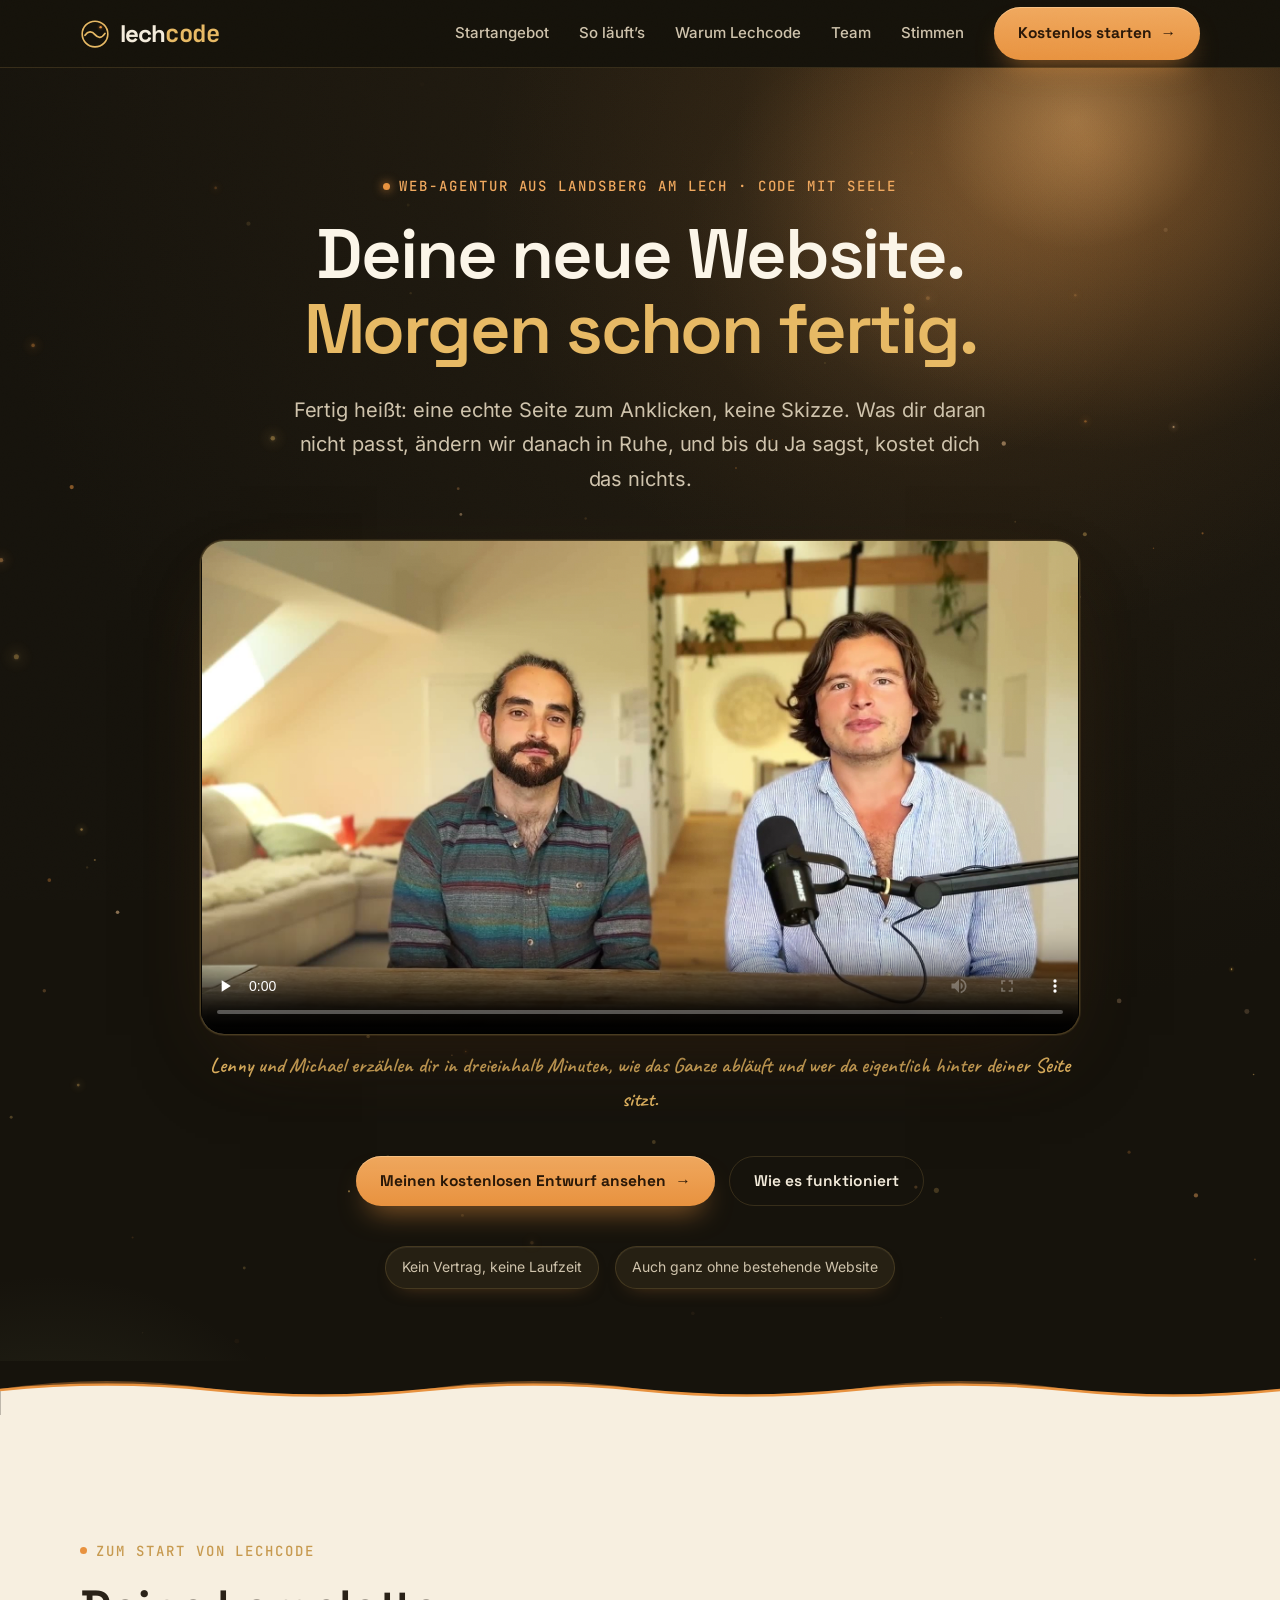
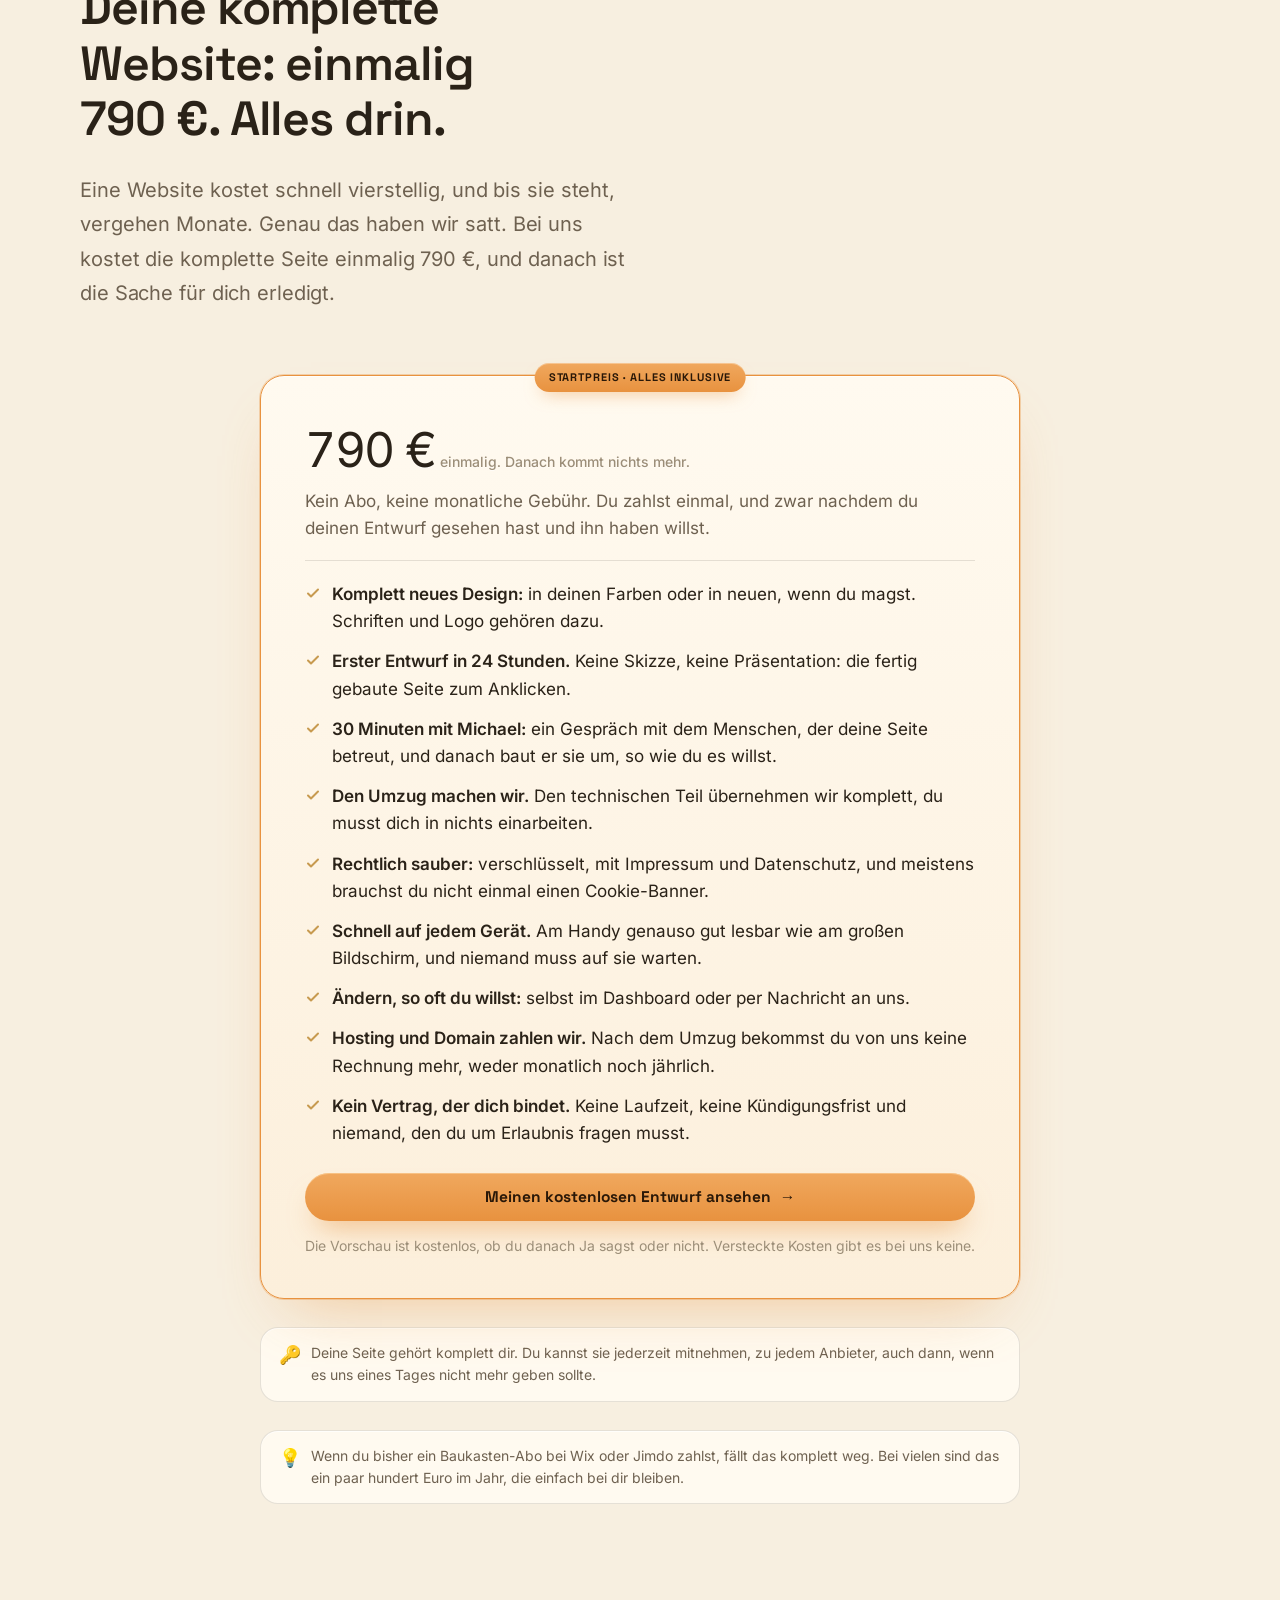
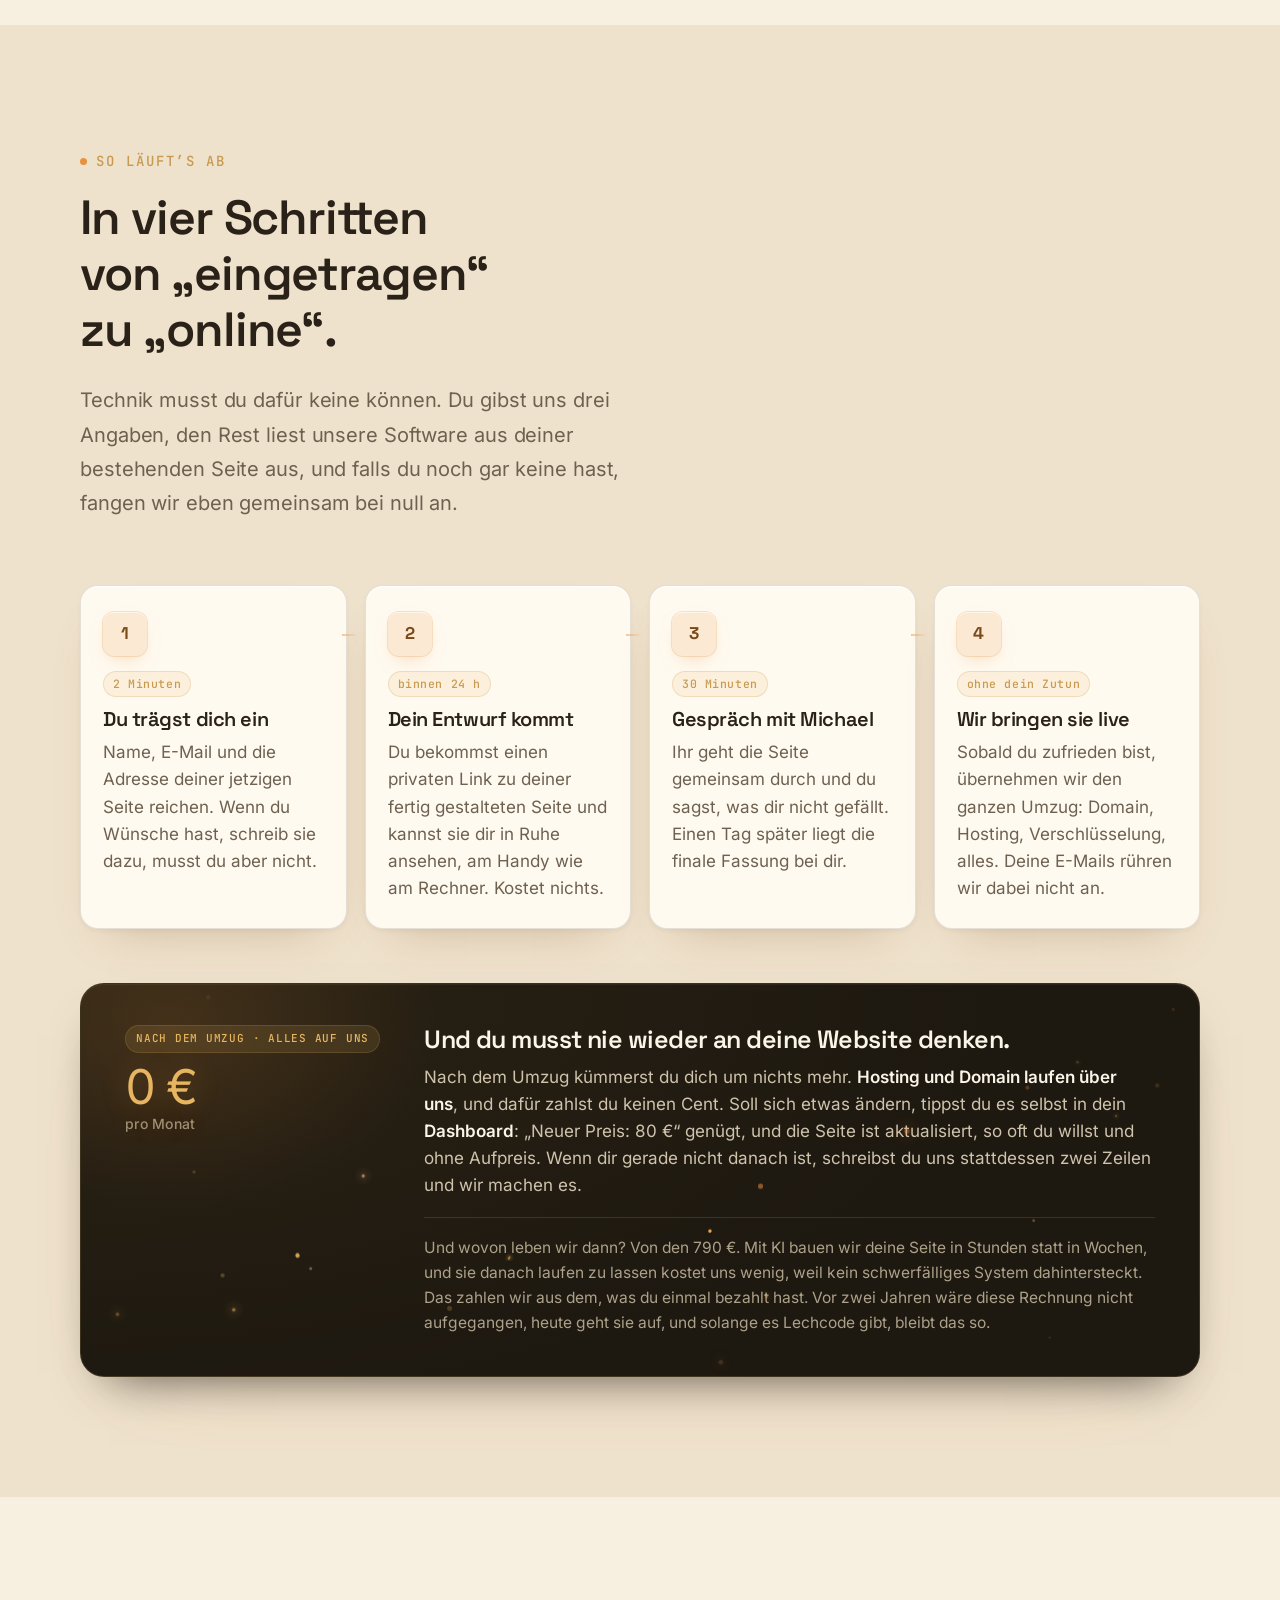
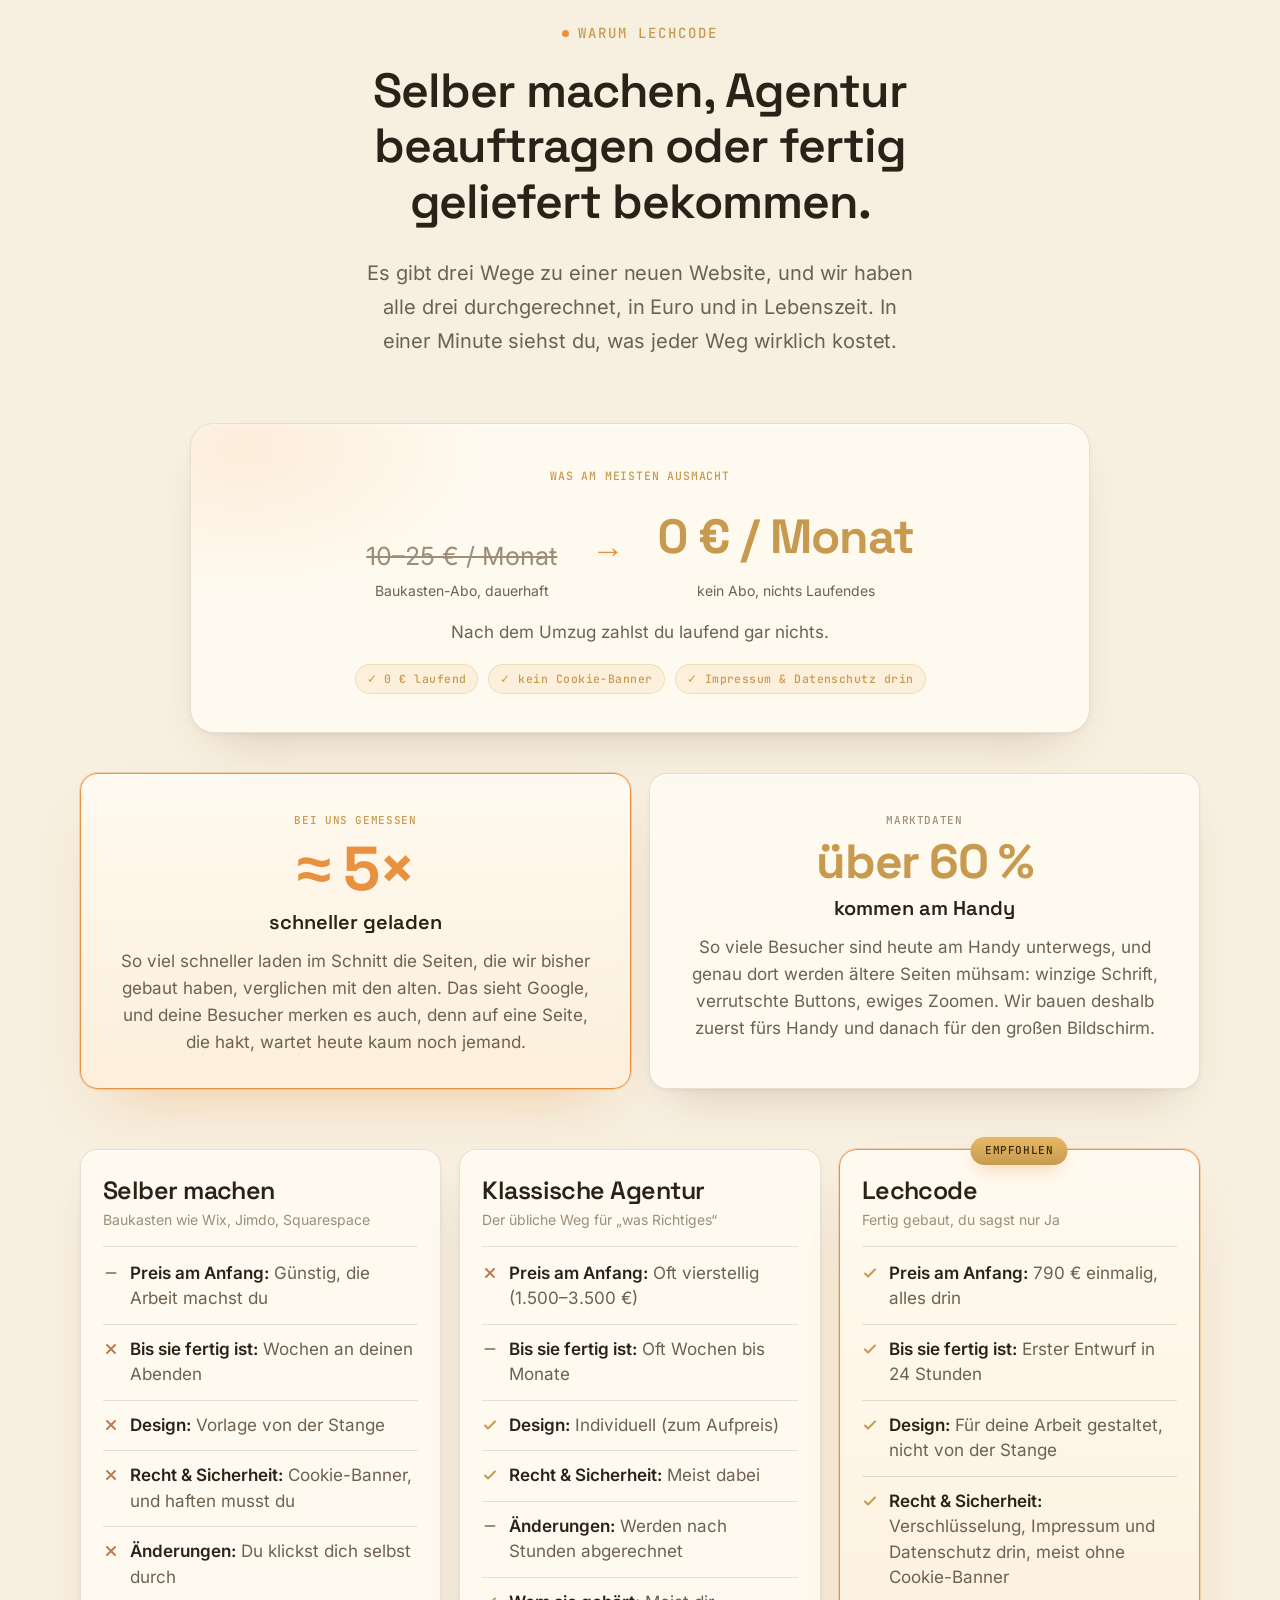
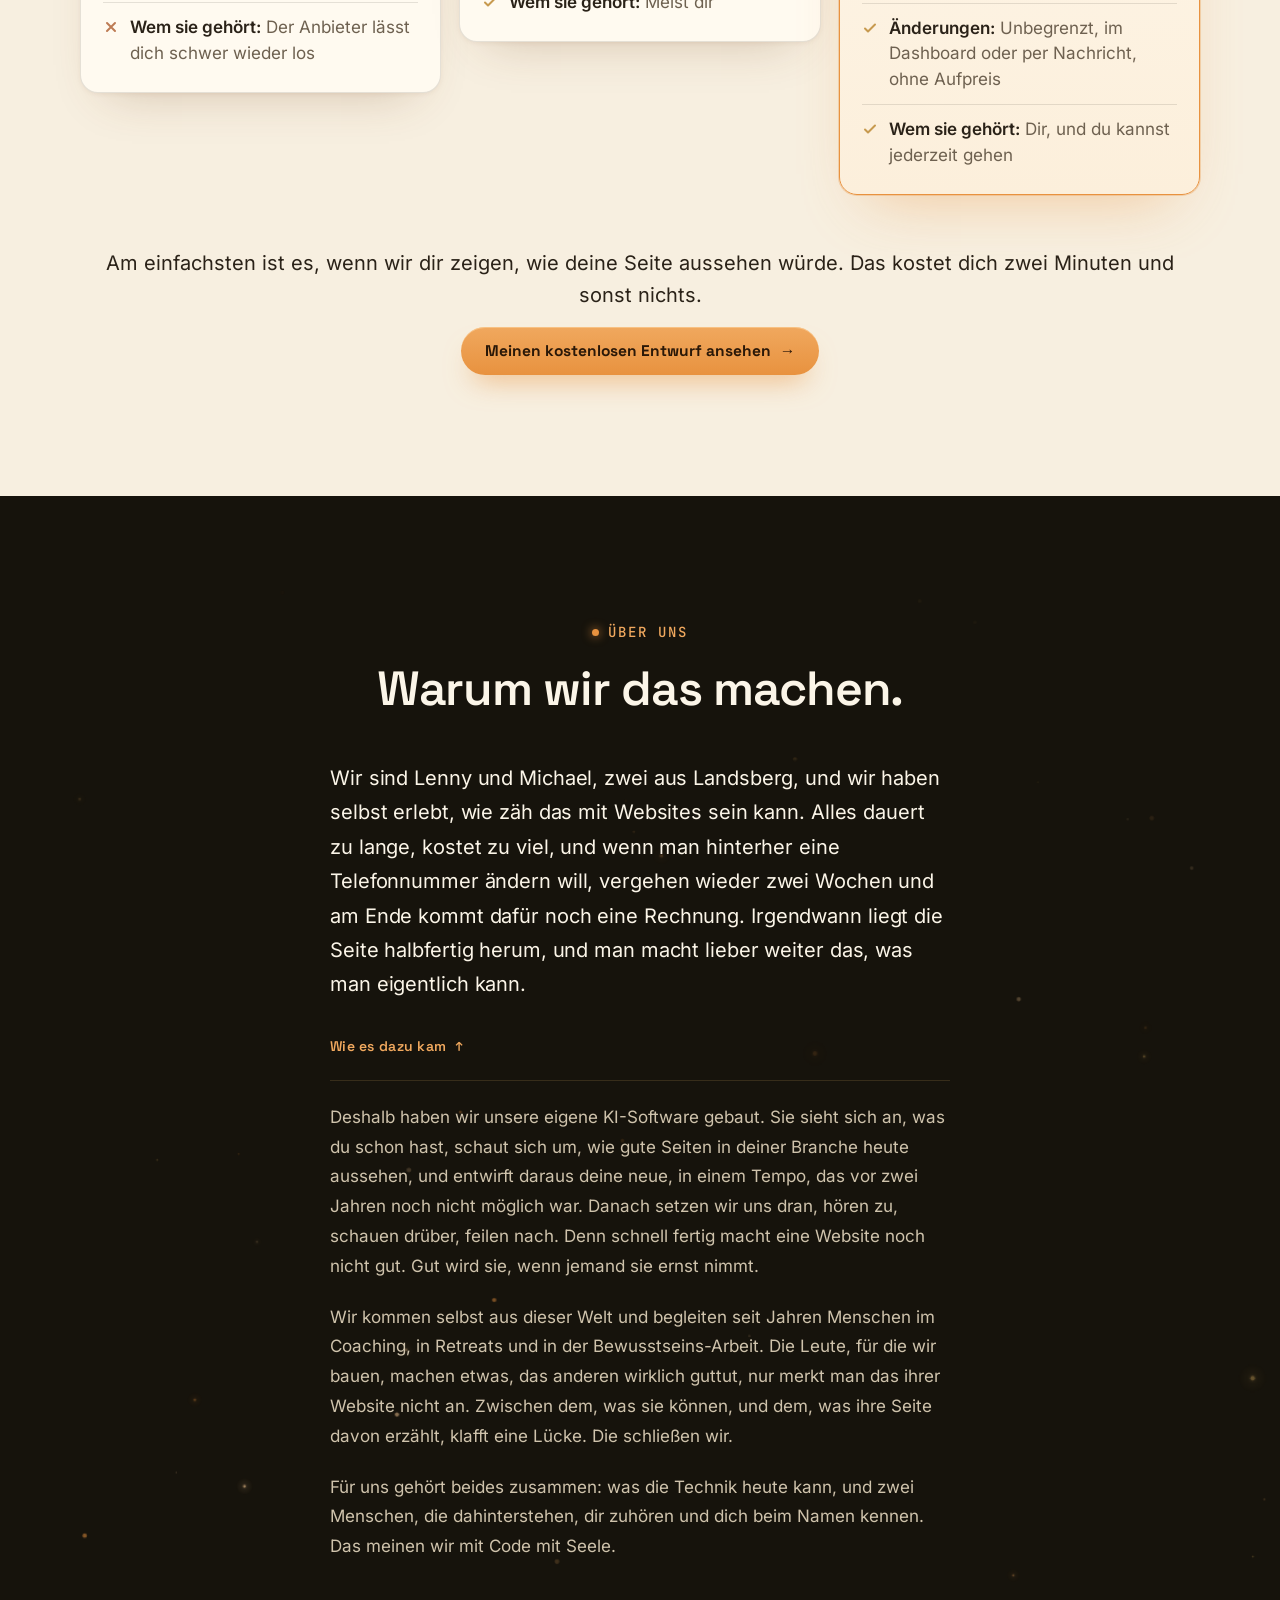
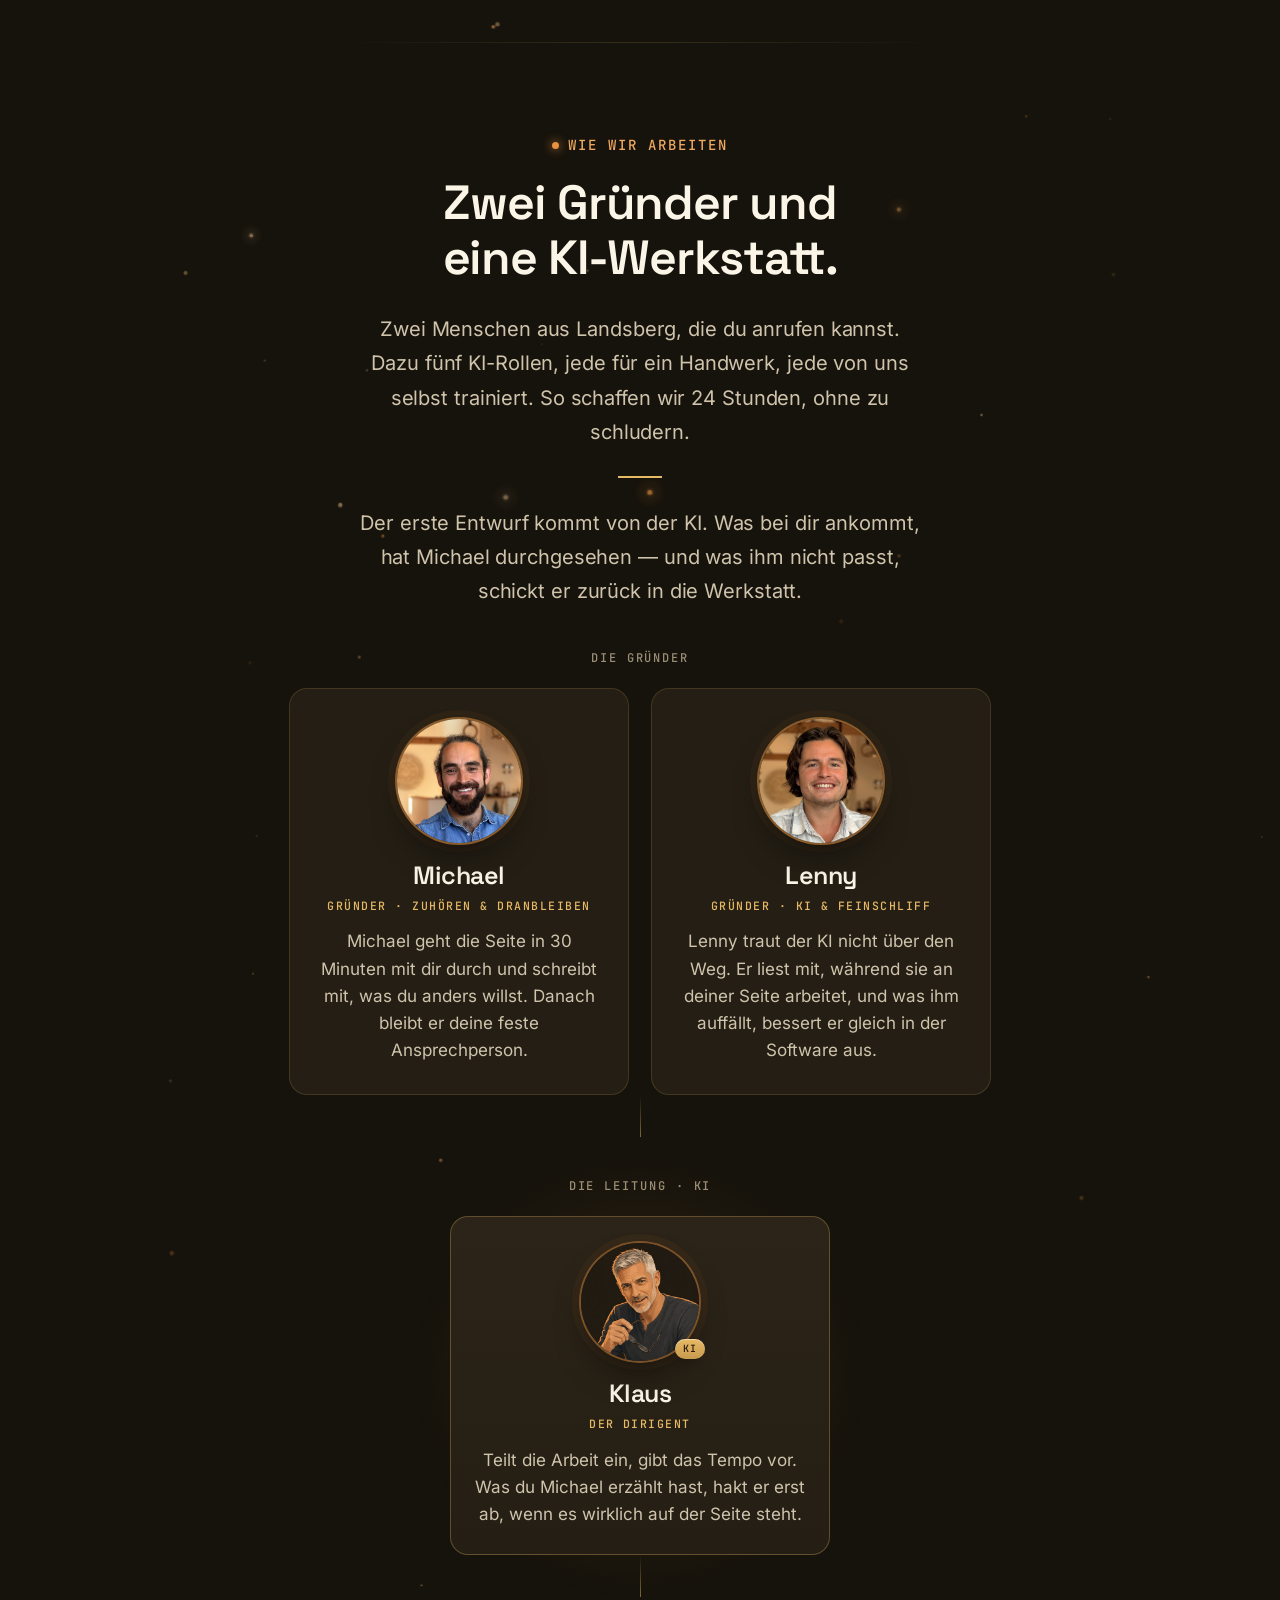
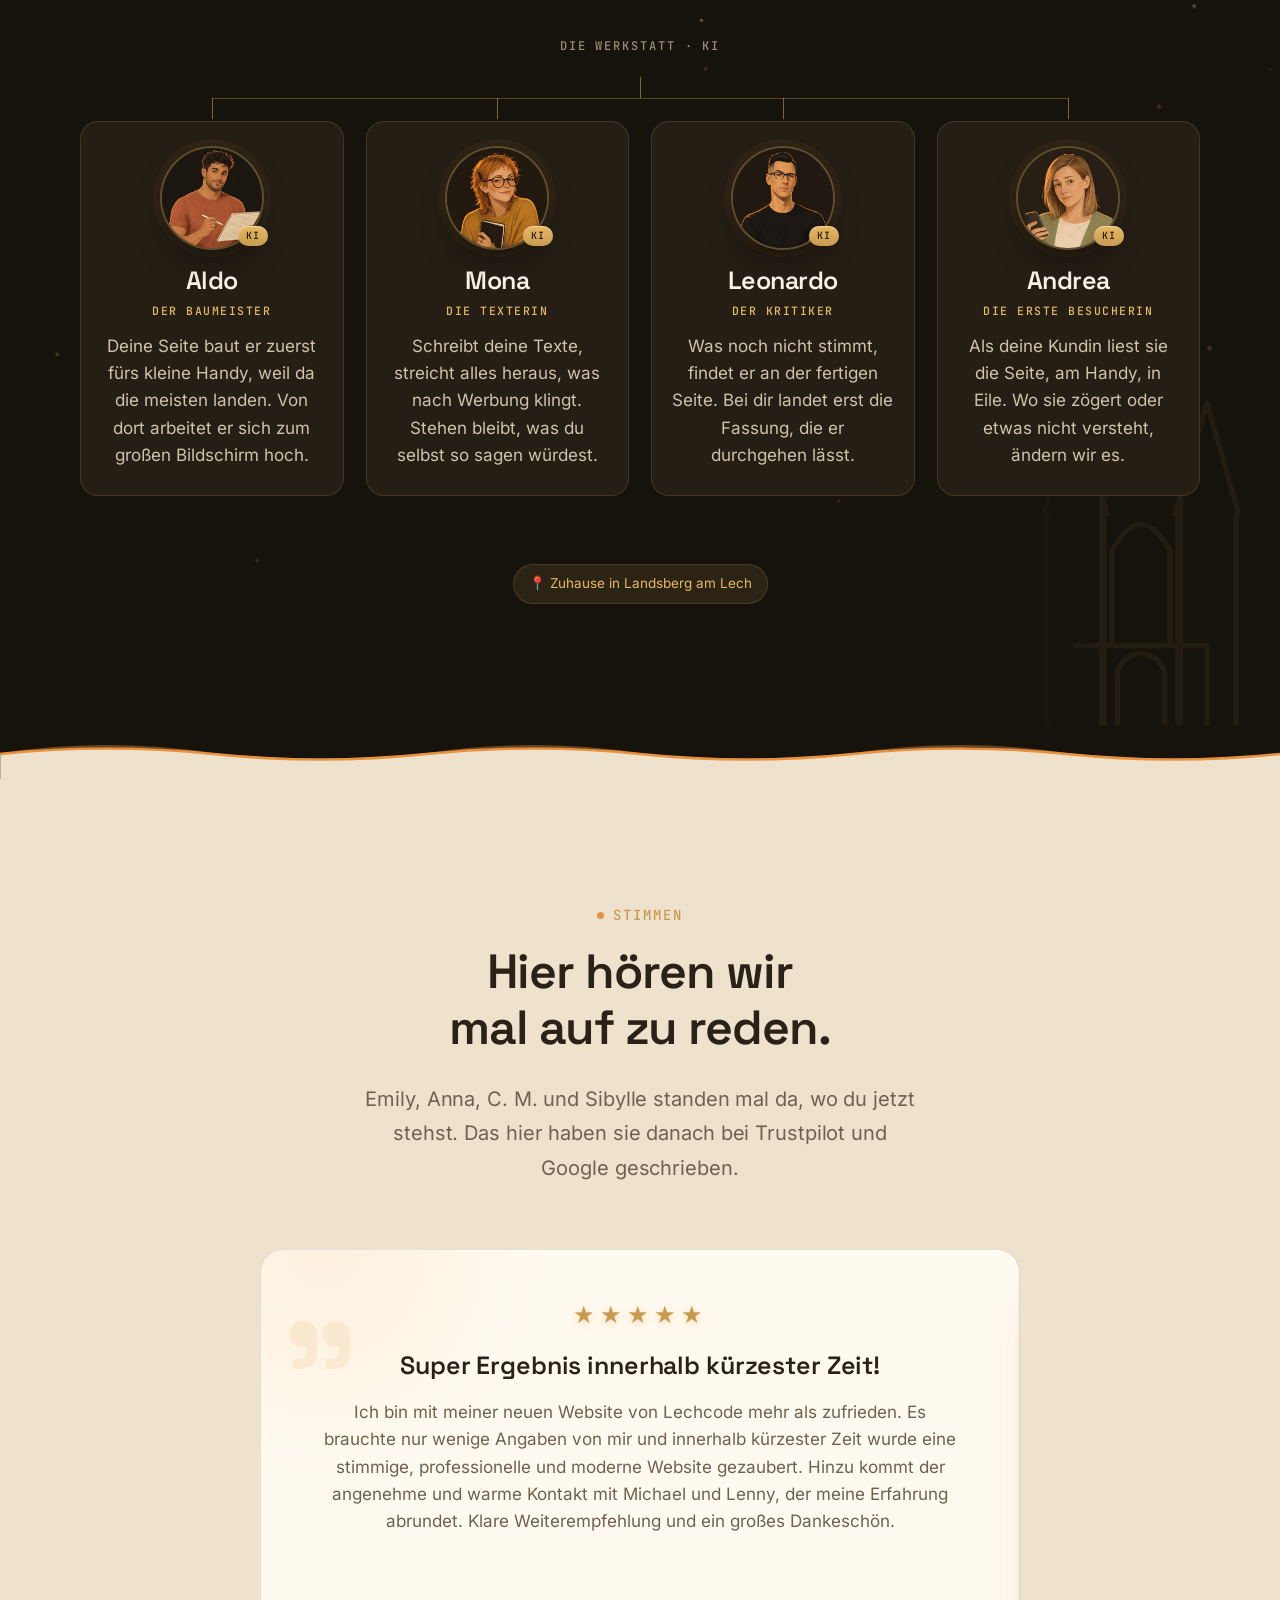
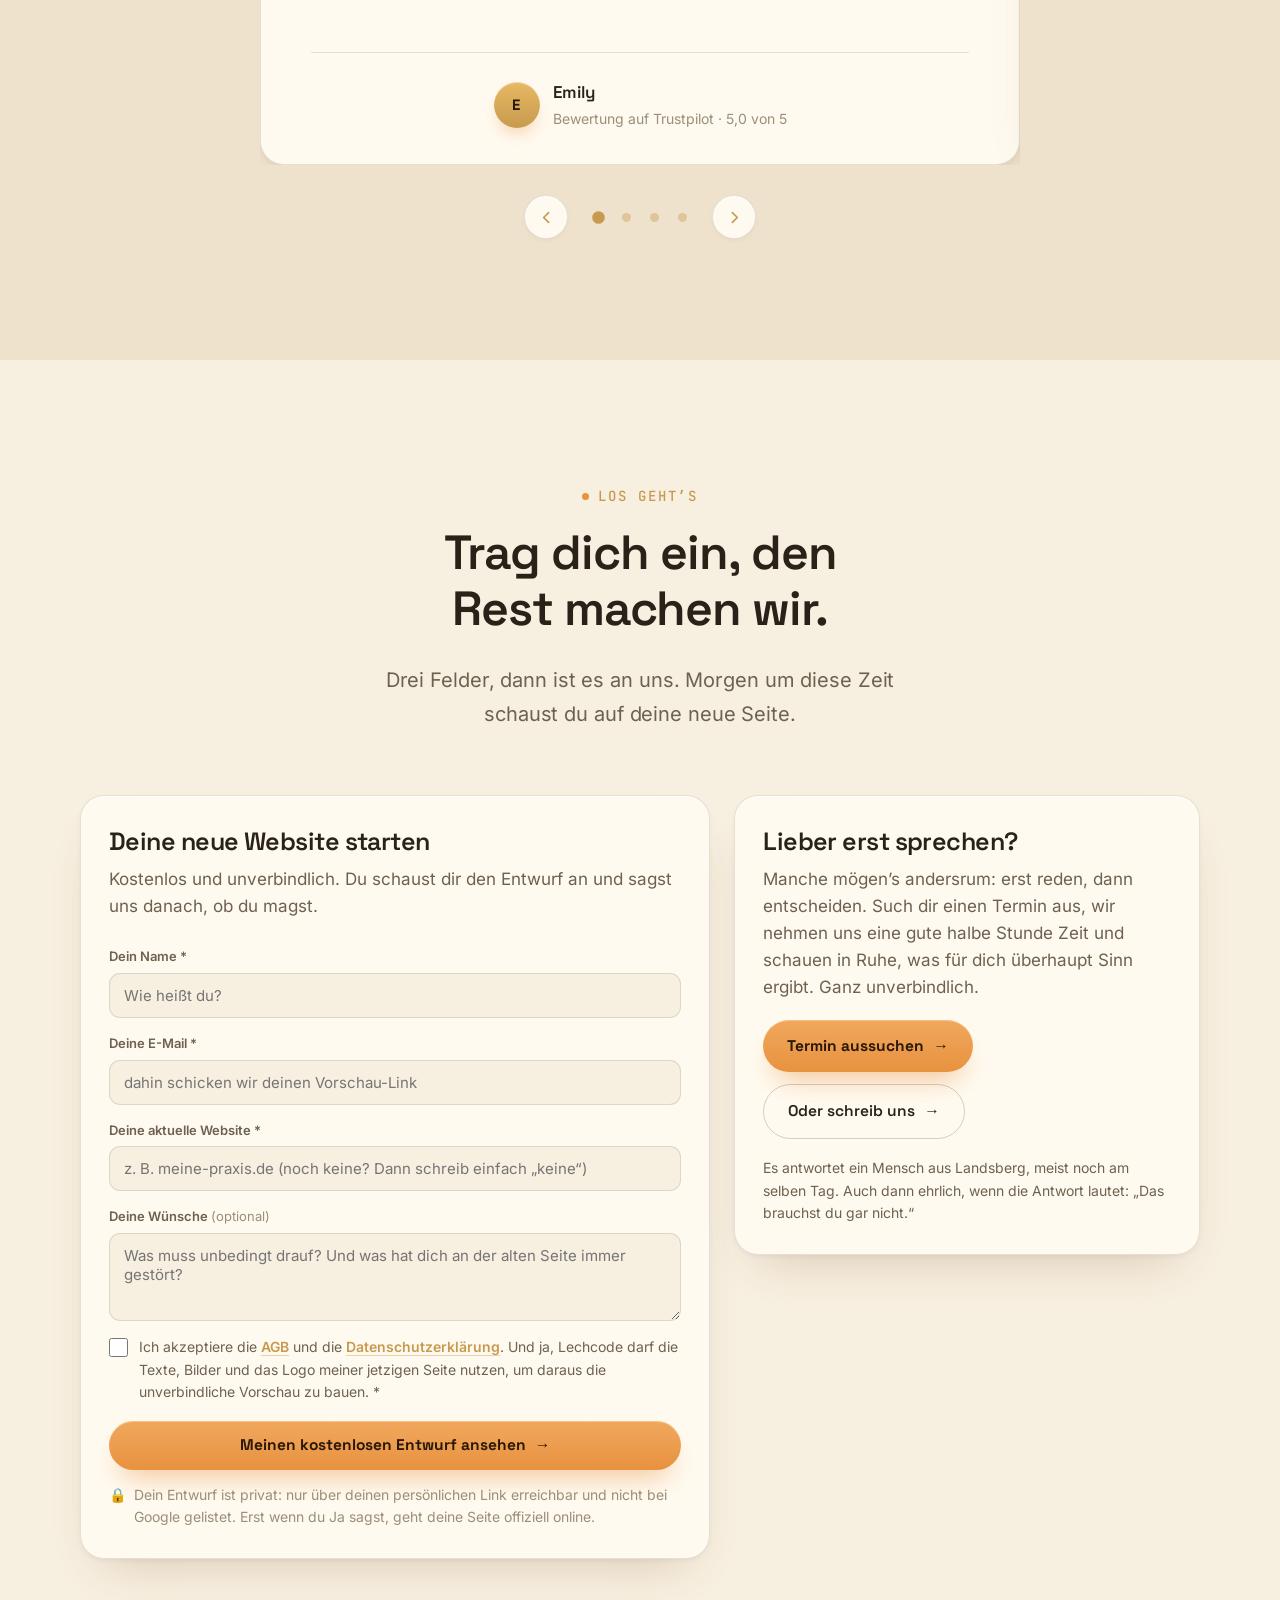
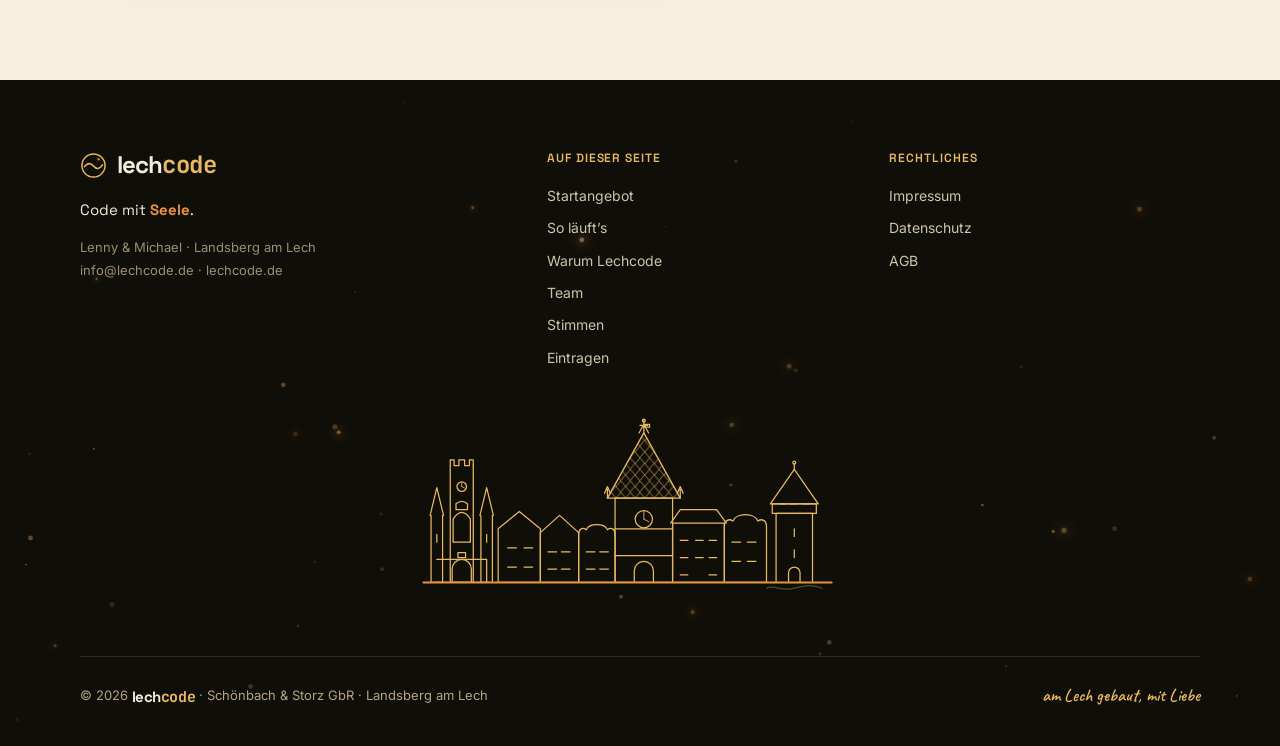
<file: index.html>
<!DOCTYPE html>
<!--
  ╔══════════════════════════════════════════════════════════════════╗
  ║  LECHCODE — Agentur-Landingpage  ·  „Code mit Seele."             ║
  ║  Stil: „Warm-dunkel / Lagerfeuer" · Single-File, kein Build.      ║
  ║  Stand 2026-06-12: Kurz-Version fürs Netzwerk — Startangebot.     ║
  ╠══════════════════════════════════════════════════════════════════╣
  ║  ⚠ OFFEN (vor Versand ins Netzwerk):
  ║   • ✓ erledigt (15.06.): Video lokal eingebettet (cookiefrei) — Poster in assets/
  ║     (Untertitel-Spur noch offen; Einbaustelle ist am <video>-Element vermerkt.)
  ║   • ✓ erledigt (12.06.): Formular scharf — Empfänger info@lechcode.de (verifiziert),
  ║     Web3Forms-Key aktiv, zweifach end-to-end getestet
  ║   • ✓ erledigt (12.06.): Web3Forms-Key aktiv · Postfach info@lechcode.de existiert · AGB freigegeben
  ║  ⚠ VOR GOOGLE-GO-LIVE: noindex raus (erst wenn alles oben erledigt).
  ╚══════════════════════════════════════════════════════════════════╝
-->
<html lang="de">
<head>
  <meta charset="UTF-8" />
  <meta name="viewport" content="width=device-width, initial-scale=1.0" />
  <script>document.documentElement.classList.add('js');if(location.search.indexOf('foto')>-1)document.documentElement.classList.add('foto');</script>
  <!-- ⚠ NOINDEX bleibt, SOLANGE diese Fassung unter der Vorschau-URL liegt (lechcode-neu-vorschau).
       Sonst würde die Vorschau in Google landen und der Live-Seite lechcode.de Konkurrenz machen.
       ➜ BEIM CUTOVER (diese Fassung wird lechcode.de): genau zwei Handgriffe —
         1. in der nächsten Zeile den Inhalt "noindex, nofollow" ersetzen durch:
            index, follow, max-image-preview:large, max-snippet:-1, max-video-preview:-1
            (und dasselbe in impressum.html, datenschutz.html, agb.html → dort genügt "index, follow")
         2. in robots.txt "Disallow: /" auf "Allow: /" ändern (Anleitung steht dort drin).
       Alles andere (canonical, Schema, sitemap.xml) ist bereits fertig und zeigt auf lechcode.de. -->
  <meta name="robots" content="noindex, nofollow" />
  <link rel="canonical" href="https://lechcode.de/" />
  <title>Neue Website in 24 h · Webdesign aus Landsberg | Lechcode</title>
  <meta name="description" content="Deine neue Website, morgen schon fertig. Für Menschen, deren Arbeit anderen guttut. Kostenlos starten, danach 790 € inkl. Umzug. Webdesign aus Landsberg am Lech." />
  <meta property="og:title" content="Neue Website in 24 h · Webdesign aus Landsberg | Lechcode" />
  <meta property="og:description" content="Deine neue Website, morgen schon fertig. Kostenlos starten, danach 790 € inkl. Umzug. Für Menschen, deren Arbeit anderen guttut. Webdesign aus Landsberg." />
  <meta property="og:type" content="website" />
  <meta property="og:site_name" content="Lechcode" />
  <meta property="og:locale" content="de_DE" />
  <meta property="og:url" content="https://lechcode.de/" />
  <meta property="og:image" content="https://lechcode.de/assets/og.jpg" />
  <meta property="og:image:width" content="1200" />
  <meta property="og:image:height" content="630" />
  <meta property="og:image:alt" content="Lechcode, Webdesign aus Landsberg am Lech" />
  <meta name="twitter:card" content="summary_large_image" />
  <meta name="twitter:title" content="Neue Website in 24 h · Webdesign aus Landsberg | Lechcode" />
  <meta name="twitter:description" content="Deine neue Website, morgen schon fertig. Kostenlos starten, danach 790 € inkl. Umzug. Für Menschen, deren Arbeit anderen guttut. Webdesign aus Landsberg." />
  <meta name="twitter:image" content="https://lechcode.de/assets/og.jpg" />
  <meta name="theme-color" content="#16130c" />
  <link rel="icon" href="[data-uri]" />
  <!-- Schriften lokal gehostet (DSGVO: keine Verbindung zu Google Fonts) -->
  <link rel="stylesheet" href="assets/fonts.css">
  <style>
  /* ===== 1 · TOKENS — warme Lagerfeuer-Palette ===== */
  :root{
    /* dunkel */
    --night:#16130c; --night-2:#1d1810; --panel:#241e14; --panel-2:#2c2418;
    --bone:#f4ecdc; --bone-dim:#cfc3ac; --bone-quiet:#ada189; --muted:#9a8e76;
    /* warm-hell (Lichtungen) */
    --cream:#f7efe0; --sand:#efe2cc; --warm-white:#fffaf0;
    --ink:#2a2218; --ink-soft:#6e6150; --ink-faint:#9c8e78;
    /* akzente */
    --amber:#e8923f; --ember:#f0a85e; --gold:#e7b964; --gold-deep:#c79a4f; --moss:#9aa873; --clay:#bd7b54;
    --line-d:rgba(231,185,100,.16); --line-l:rgba(42,34,24,.12);
    --display:"Space Grotesk",-apple-system,sans-serif; --mono:"JetBrains Mono",monospace;
    --sans:"Inter",-apple-system,sans-serif; --hand:"Caveat",cursive;
    --radius:18px; --radius-lg:24px;
    --nav-h:68px;

    /* — System-Tokens (eine Skala, eine Leiter, eine Kurve) — */
    --step--1:clamp(13px, .35vw + 12.2px, 14px);
    --step-0:clamp(16px, .4vw + 15px, 17px);
    --step-1:clamp(18px, .6vw + 16.5px, 20px);
    --step-2:clamp(21px, 1.1vw + 18px, 25px);
    --step-3:clamp(25px, 2vw + 19px, 33px);
    --step-4:clamp(30px, 3.4vw + 18px, 48px);
    --step-5:clamp(34px, 5.6vw + 14px, 70px);
    --lh-tight:1.08; --lh-snug:1.16; --lh-body:1.6; --lh-relaxed:1.72;
    --ls-display:-.03em; --ls-h2:-.022em; --ls-lead:-.005em; --ls-label:.14em;
    --space-1:clamp(8px, 1vw, 12px);
    --space-2:clamp(14px, 1.6vw, 18px);
    --space-3:clamp(20px, 2.4vw, 26px);
    --space-4:clamp(30px, 3.6vw, 40px);
    --space-5:clamp(44px, 5.5vw, 64px);
    --space-6:clamp(64px, 9.5vw, 124px);
    --radius-sm:11px; --radius-pill:999px;
    --shadow-d:0 1px 0 rgba(255,236,200,.04), 0 24px 48px -28px rgba(0,0,0,.72), 0 40px 90px -60px rgba(232,146,63,.18);
    --shadow-l:inset 0 1px 0 rgba(255,255,255,.7), 0 2px 6px -3px rgba(120,70,30,.16), 0 24px 48px -28px rgba(120,70,30,.30);
    --edge-d:inset 0 1px 0 rgba(255,236,200,.06);
    --edge-l:inset 0 1px 0 rgba(255,255,255,.75);
    --ember-glow:0 0 0 1px rgba(231,185,100,.45), 0 18px 46px -22px rgba(232,146,63,.42);
    --glow-l:inset 0 1px 0 rgba(255,255,255,.7), 0 0 0 1px rgba(199,154,79,.35), 0 22px 46px -24px rgba(189,123,84,.34);
    --amber-soft:rgba(232,146,63,.14);
    --ease:cubic-bezier(.22,.61,.36,1);
    --ease-line:cubic-bezier(.65,0,.35,1);
    --focus:0 0 0 3px rgba(232,146,63,.45);
    --focus-l:0 0 0 3px rgba(199,154,79,.45);
  }
  *{margin:0;padding:0;box-sizing:border-box;}
  html{scroll-behavior:smooth;scroll-padding-top:calc(var(--nav-h) + 12px);}
  body{background:var(--night);color:var(--bone);font-family:var(--sans);line-height:var(--lh-body);-webkit-font-smoothing:antialiased;overflow-x:hidden;position:relative;}
  /* Filmkorn: liegt fest über dem ganzen Bild und wird per mix-blend-mode verrechnet.
     Das kostet auf jedem Bild eine bildschirmgroße Mischung — auf dem Handy einer der
     teuersten Posten beim Scrollen, und dort sieht man das Korn ohnehin kaum.
     Deshalb erst ab Tablet-Breite. */
  @media (min-width:900px){
    body::after{content:"";position:fixed;inset:0;z-index:9999;pointer-events:none;opacity:.035;mix-blend-mode:overlay;
      background-image:url("data:image/svg+xml,%3Csvg xmlns='http://www.w3.org/2000/svg' width='200' height='200'%3E%3Cfilter id='n'%3E%3CfeTurbulence type='fractalNoise' baseFrequency='0.8' numOctaves='2' stitchTiles='stitch'/%3E%3C/filter%3E%3Crect width='100%25' height='100%25' filter='url(%23n)'/%3E%3C/svg%3E");}
  }
  h1,h2,h3,h4{font-family:var(--display);font-weight:600;line-height:var(--lh-snug);letter-spacing:var(--ls-h2);text-wrap:balance;}
  a{color:inherit;text-decoration:none;}
  img,svg{display:block;max-width:100%;}
  ::selection{background:rgba(232,146,63,.3);color:var(--bone);}
  .wrap{width:min(1120px,92vw);margin-inline:auto;}
  section{padding:var(--space-6) 0;position:relative;}
  /* 1px-Überlappung an allen Vollbild-Farbkanten. Auf Displays mit 125%/150%-Skalierung
     (unter Windows der Normalfall) rundet der Browser die Abschnittskanten unterschiedlich
     und lässt an jedem Übergang einen haarfeinen Saum des dunklen Seitenhintergrunds
     durchblitzen. Die Überlappung schließt ihn — inhaltlich folgenlos, die Farbkante
     wandert nur um 1px. Der Hero bleibt außen vor (schließt oben an die Navigation an). */
  section,svg.wave,.site-footer{margin-top:-1px;}
  .hero{margin-top:0;}
  .sec-head{max-width:56ch;margin-bottom:var(--space-5);}
  .sec-head h2{font-size:var(--step-4);margin-top:var(--space-2);}
  .sec-head p{font-size:var(--step-1);margin-top:var(--space-3);}
  .lead,.sec-head p,.hero-sub{font-size:var(--step-1);line-height:var(--lh-relaxed);letter-spacing:var(--ls-lead);}

  .dark{background:var(--night);color:var(--bone);}
  .dark h1,.dark h2,.dark h3{color:#fbf5e8;}
  .dark .sec-head p,.dark .lead{color:var(--bone-dim);}
  .light{background:var(--cream);color:var(--ink);}
  .light h1,.light h2,.light h3{color:var(--ink);}
  .light .sec-head p,.light .lead{color:var(--ink-soft);}
  .sand{background:var(--sand);}

  .eyebrow{font-family:var(--mono);font-weight:500;font-size:var(--step--1);letter-spacing:var(--ls-label);text-transform:uppercase;display:inline-flex;align-items:center;gap:9px;color:var(--ember);}
  .eyebrow::before{content:"";width:7px;height:7px;border-radius:50%;background:var(--amber);box-shadow:0 0 10px 1px rgba(232,146,63,.6);flex:none;}
  .light .eyebrow{color:var(--gold-deep);}
  .light .eyebrow::before{box-shadow:none;}
  /* Eyebrows tippen sich ein, wie eine Zeile Code — im Hero beim Laden, sonst
     sobald die Zeile ins Bild kommt.
     Die Schrift ist Monospace, ein steps()-Schritt ist deshalb exakt ein Zeichen;
     Zeichenzahl und Dauer setzt das Skript je Zeile als --n und --dauer.
     Aufgedeckt wird per clip-path: der Text bleibt vollständig im DOM (Screenreader
     lesen ihn normal) und es wackelt kein Layout.
     Der verdeckte Zustand hängt an .tippt — die Klasse setzt das Skript selbst und
     nimmt sie nach dem Tippen wieder weg. Läuft kein JavaScript oder führt der Browser
     die Animation nicht aus, steht die Zeile einfach da.
     Inhalt hängt nie an einer Animation.
     Wichtig: nowrap gilt NUR währenddessen — und das Skript startet eine Zeile erst
     gar nicht, wenn sie über zwei Zeilen läuft. Sonst würde eine lange Zeile
     (der Hero-Eyebrow ist ~500 px breit) auf dem Handy aus dem Bild ragen. */
  .tippen{position:relative;display:inline-block;}
  .tippen.tippt{white-space:nowrap;}
  .tippen.tippt > span{display:inline-block;clip-path:inset(0 100% 0 0);
    animation:tippen var(--dauer,2.2s) steps(var(--n,40),end) var(--start,.2s) forwards;}
  .tippen.tippt::after{content:"";position:absolute;top:.1em;bottom:.05em;left:0;width:2px;
    background:var(--ember);box-shadow:0 0 8px rgba(240,168,94,.7);
    animation:caret-lauf var(--dauer,2.2s) steps(var(--n,40),end) var(--start,.2s) forwards,
              caret-blinken .8s steps(1,end) infinite,
              caret-aus .4s ease calc(var(--start,.2s) + var(--dauer,2.2s) + .5s) forwards;}
  @keyframes tippen{to{clip-path:inset(0 0 0 0);}}
  @keyframes caret-lauf{from{left:0;}to{left:100%;}}
  @keyframes caret-blinken{50%{opacity:0;}}
  @keyframes caret-aus{to{opacity:0;}}
  .wm{font-family:var(--display);font-weight:700;letter-spacing:-.04em;line-height:1;display:inline-flex;align-items:baseline;}
  .wm .lech{color:var(--bone);} .wm .code{color:var(--gold);font-family:var(--mono);font-weight:700;letter-spacing:-.02em;}

  .step p,.person p,.price li,.price .desc,.card .sub,.care-banner p{font-size:var(--step-0);line-height:var(--lh-body);}
  .foot-col a,.price-fine,.note-line,.consent label,.form-note{font-size:var(--step--1);line-height:var(--lh-body);}
  .step h3,.person h3,.card h3,.care-banner h3{font-size:var(--step-2);line-height:1.25;}
  .price .amount,.care-banner .amount{font-size:var(--step-4);line-height:1;letter-spacing:-.03em;font-variant-numeric:tabular-nums;}

  /* Buttons — glühende Kohle */
  .btn{display:inline-flex;align-items:center;gap:9px;cursor:pointer;border:none;
    background:linear-gradient(180deg,var(--ember),var(--amber));color:#2a1808;
    font-family:var(--display);font-weight:700;font-size:15.5px;padding:14px 24px;border-radius:var(--radius-pill);
    box-shadow:inset 0 1px 0 rgba(255,220,170,.5), 0 16px 28px -12px rgba(232,146,63,.6);
    transition:transform .28s var(--ease),box-shadow .28s var(--ease),background .28s var(--ease);white-space:nowrap;}
  .btn:hover{transform:translateY(-2px);box-shadow:inset 0 1px 0 rgba(255,220,170,.5), 0 22px 38px -14px rgba(232,146,63,.7);}
  .btn:active{transform:translateY(0);transition-duration:.08s;}
  .btn .arr{transition:transform .25s var(--ease);} .btn:hover .arr{transform:translateX(4px);}
  .btn-ghost{background:transparent;color:var(--bone);border:1.5px solid var(--line-d);box-shadow:none;font-weight:600;}
  .btn-ghost:hover{background:rgba(231,185,100,.08);border-color:rgba(231,185,100,.4);box-shadow:none;transform:translateY(-2px);}
  .light .btn-ghost{color:var(--ink);border-color:rgba(42,34,24,.2);}
  .light .btn-ghost:hover{background:rgba(189,123,84,.08);border-color:var(--clay);}
  /* Vollbreite CTAs dürfen umbrechen (lange Wortlaute sprengen sonst schmale Karten auf dem Handy) */
  .hero-cta .btn,.price .btn,.form .btn,.vergleich-cta .btn{white-space:normal;text-align:center;line-height:1.3;}

  /* ===== 2 · NAV ===== */
  .nav{position:sticky;top:0;z-index:100;height:var(--nav-h);background:rgba(22,19,12,.72);backdrop-filter:saturate(150%) blur(14px);border-bottom:1px solid var(--line-d);}
  .nav-in{display:flex;align-items:center;justify-content:space-between;height:100%;}
  .nav .wm{font-size:24px;}
  .nav-links{display:flex;align-items:center;gap:30px;}
  .nav-links a:not(.btn){font-size:15px;color:var(--bone-dim);font-weight:500;position:relative;padding:4px 0;transition:color .2s var(--ease);}
  .nav-links a:not(.btn)::after{content:"";position:absolute;left:0;bottom:-1px;width:0;height:2px;background:var(--amber);border-radius:2px;transition:width .25s var(--ease);}
  .nav-links a:not(.btn):hover{color:var(--bone);} .nav-links a:not(.btn):hover::after{width:100%;}
  .nav-toggle{display:none;background:none;border:none;cursor:pointer;padding:8px;}
  .nav-toggle span{display:block;width:24px;height:2px;background:var(--bone);border-radius:2px;transition:.3s;}
  .nav-toggle span+span{margin-top:6px;}
  .brand{display:inline-flex;align-items:center;gap:10px;}
  .brand-mark{width:30px;height:30px;color:var(--gold);flex:none;transition:filter .4s var(--ease),transform .4s var(--ease);}
  .brand:hover .brand-mark{filter:drop-shadow(0 0 6px rgba(232,146,63,.5));transform:rotate(-3deg) scale(1.04);}
  .brand-mark circle[fill]{filter:drop-shadow(0 0 2.5px rgba(232,146,63,.85));}

  /* ===== 3 · HERO — Lagerfeuer, Video zuerst ===== */
  .hero{overflow:hidden;isolation:isolate;text-align:center;padding:clamp(56px,9vw,104px) 0 clamp(48px,6vw,72px);
    background:
      radial-gradient(20vmax 18vmax at 84% 4%, rgba(255,200,130,.30), transparent 56%),
      radial-gradient(46vmax 40vmax at 85% 6%, rgba(232,146,63,.30), transparent 60%),
      radial-gradient(60vmax 50vmax at 78% 10%, rgba(232,146,63,.12), transparent 68%),
      radial-gradient(40vmax 38vmax at 4% 114%, rgba(154,168,115,.16), transparent 55%),
      radial-gradient(120% 130% at 70% -6%, #271f12, var(--night) 62%),
      radial-gradient(140% 120% at 50% 120%, rgba(0,0,0,.5), transparent 60%);}
  .hero::after{content:"";position:absolute;inset:0;z-index:-1;pointer-events:none;
    background:
      radial-gradient(40vmax 36vmax at 85% 6%, rgba(240,168,94,.12), transparent 60%),
      radial-gradient(30vmax 28vmax at 72% 14%, rgba(255,190,120,.10), transparent 62%);
    animation:breathe 11s ease-in-out infinite;}
  @keyframes breathe{0%,100%{opacity:.8;transform:scale(1);}50%{opacity:1;transform:scale(1.05);}}
  .hero h1{font-size:var(--step-5);line-height:var(--lh-tight);letter-spacing:var(--ls-display);max-width:18ch;margin:var(--space-2) auto 0;}
  .hero h1 .q{color:var(--gold);}
  .hero-sub{color:var(--bone-dim);max-width:54ch;margin:var(--space-3) auto 0;}
  .hero-cta{display:flex;gap:14px;flex-wrap:wrap;justify-content:center;margin-top:var(--space-4);}
  .hero-trust{display:flex;align-items:center;justify-content:center;flex-wrap:wrap;gap:12px 16px;margin-top:var(--space-4);}
  .trust{display:inline-flex;align-items:center;gap:10px;font-size:14px;color:var(--bone-dim);
    background:rgba(231,185,100,.08);border:1px solid var(--line-d);padding:9px 16px;border-radius:var(--radius-pill);
    box-shadow:inset 0 1px 0 rgba(247,239,224,.06), 0 8px 20px -14px rgba(232,146,63,.5);transition:transform .3s var(--ease),border-color .3s var(--ease),background .3s var(--ease);}
  .trust:hover{transform:translateY(-1px);border-color:rgba(231,185,100,.4);background:rgba(231,185,100,.12);}

  /* Video-Bühne (Video ist eingebaut: assets/lechcode-video.mp4, lokal + cookiefrei) */
  .video-shell{max-width:880px;margin:clamp(28px,4.5vw,44px) auto 0;}
  .video-frame{position:relative;aspect-ratio:16/9;border-radius:var(--radius-lg);overflow:hidden;isolation:isolate;
    display:grid;place-items:center;text-align:center;padding:clamp(18px,4vw,40px);
    background:radial-gradient(90% 130% at 50% -20%, rgba(232,146,63,.20), transparent 55%), linear-gradient(180deg,var(--panel-2),var(--panel));
    border:1px solid rgba(231,185,100,.28);
    box-shadow:var(--edge-d), 0 0 0 1px rgba(231,185,100,.10), 0 40px 90px -40px rgba(0,0,0,.8), 0 30px 80px -40px rgba(232,146,63,.35);}
  .video-frame .wave-wm{position:absolute;inset:auto;width:min(420px,70%);color:var(--gold);opacity:.06;z-index:-1;}
  .play-disc{width:clamp(64px,9vw,88px);aspect-ratio:1/1;border-radius:50%;display:grid;place-items:center;
    background:linear-gradient(180deg,var(--ember),var(--amber));
    box-shadow:0 0 0 10px rgba(232,146,63,.10), 0 0 0 1px rgba(255,220,170,.35) inset, 0 22px 50px -16px rgba(232,146,63,.65);
    animation:breathe 5.5s ease-in-out infinite;}
  .play-disc svg{margin-left:5px;}
  .video-soon{margin-top:clamp(14px,2.4vw,22px);color:var(--bone-dim);font-size:var(--step-0);line-height:1.5;}
  .video-soon b{color:#fbf5e8;}
  .video-soon span{display:block;margin-top:6px;font-family:var(--mono);font-size:var(--step--1);color:var(--muted);letter-spacing:.04em;}
  .video-cap{display:flex;align-items:center;justify-content:center;gap:10px;margin-top:14px;font-family:var(--hand);font-size:21px;color:var(--gold);}

  /* Lech-Welle Trenner */
  .wave{display:block;width:100%;height:56px;}
  .wave-anim{animation:wave-flow 16s linear infinite;will-change:transform;}
  .wave-back{animation-duration:25s;}
  @keyframes wave-flow{to{transform:translateX(-1440px);}}
  @media (prefers-reduced-motion:reduce){.wave-anim{animation:none;}}

  /* ===== 4 · STARTANGEBOT (hell) ===== */
  .offer-grid{display:grid;grid-template-columns:1fr;justify-items:center;}
  .price{display:flex;flex-direction:column;width:min(760px,100%);background:linear-gradient(180deg,#fffaf0,#fcefdb);border:1px solid var(--amber);border-radius:var(--radius-lg);padding:clamp(28px,4vw,40px) clamp(24px,4vw,44px);position:relative;
    box-shadow:var(--edge-l), 0 0 0 1px rgba(232,146,63,.35), 0 30px 60px -30px rgba(232,146,63,.45);animation:priceGlow 7s ease-in-out infinite;}
  @keyframes priceGlow{0%,100%{box-shadow:var(--edge-l), 0 0 0 1px rgba(232,146,63,.35), 0 30px 60px -30px rgba(232,146,63,.45);}50%{box-shadow:var(--edge-l), 0 0 0 1px rgba(232,146,63,.42), 0 34px 66px -30px rgba(232,146,63,.52);}}
  .price .pill{position:absolute;top:-13px;left:50%;transform:translateX(-50%);font-family:var(--display);font-size:11px;letter-spacing:.08em;text-transform:uppercase;font-weight:700;
    background:linear-gradient(180deg,var(--ember),var(--amber));color:#2a1808;padding:6px 14px;border-radius:var(--radius-pill);white-space:nowrap;
    box-shadow:0 8px 18px -8px rgba(232,146,63,.6), inset 0 1px 0 rgba(255,250,240,.35);}
  .price .amount{margin-top:10px;color:var(--ink);text-shadow:0 1px 0 rgba(255,255,255,.6);}
  .price .amount small{font-size:var(--step--1);color:var(--ink-faint);font-weight:500;letter-spacing:0;}
  .price .desc{color:var(--ink-soft);margin-top:14px;padding-bottom:18px;border-bottom:1px solid var(--line-l);}
  .price ul{list-style:none;margin:20px 0 26px;display:flex;flex-direction:column;gap:13px;flex:1;}
  .price li{color:var(--ink);display:flex;align-items:flex-start;gap:11px;}
  .price li svg{flex:none;margin-top:4px;}
  .price li b{font-weight:650;}
  .price .btn{width:100%;justify-content:center;}
  .price-fine{text-align:center;margin-top:14px;color:var(--ink-faint);}
  .note-line{display:flex;gap:10px;align-items:flex-start;width:min(760px,100%);margin:clamp(20px,3vw,28px) auto 0;color:var(--ink-soft);background:var(--warm-white);border:1px solid var(--line-l);border-radius:var(--radius);padding:14px 18px;box-shadow:var(--edge-l);}
  .note-line .ic{flex:none;font-size:18px;line-height:1.4;}

  /* ===== 5 · ABLAUF (sand) ===== */
  .steps{display:grid;grid-template-columns:repeat(4,1fr);gap:18px;margin-top:clamp(36px,5vw,54px);}
  .step{position:relative;background:var(--warm-white);border:1px solid var(--line-l);border-radius:var(--radius);padding:26px 22px;box-shadow:var(--edge-l), var(--shadow-l);transition:transform .35s var(--ease),box-shadow .35s var(--ease),border-color .35s var(--ease);}
  .step:hover{transform:translateY(-3px);box-shadow:var(--glow-l);border-color:rgba(199,154,79,.35);}
  .step .num{font-family:var(--display);font-size:var(--step-0);font-weight:700;color:#7a4a18;background:rgba(232,146,63,.16);width:44px;height:44px;border-radius:var(--radius-sm);display:grid;place-items:center;margin-bottom:14px;
    box-shadow:inset 0 1px 0 rgba(255,255,255,.6), 0 8px 20px -10px rgba(232,146,63,.5), 0 0 0 1px rgba(232,146,63,.25);}
  .step h3{margin-bottom:7px;font-size:var(--step-1);} .step p{color:var(--ink-soft);}
  .step .zeit{display:inline-block;font-family:var(--mono);font-size:11.5px;letter-spacing:.05em;color:var(--gold-deep);background:rgba(231,185,100,.14);border:1px solid rgba(199,154,79,.25);padding:3px 9px;border-radius:var(--radius-pill);margin-bottom:10px;}
  @media (min-width:1020px){
    .step:not(:last-child)::after{content:"";position:absolute;top:48px;right:-12px;width:16px;height:2px;background:linear-gradient(90deg,rgba(232,146,63,.5),transparent);}
  }

  /* „Alles auf uns"-Banner (0 €/Monat) — dunkle Karte in heller Sektion */
  .care-banner{display:grid;grid-template-columns:auto 1fr;gap:clamp(20px,4vw,44px);align-items:start;margin-top:clamp(36px,5vw,54px);
    background:radial-gradient(120% 160% at 0% 0%, #2a2214, var(--night-2) 70%);color:var(--bone);border:1px solid var(--line-d);border-radius:var(--radius-lg);
    padding:clamp(24px,4vw,40px) clamp(22px,4vw,44px);box-shadow:var(--edge-d), var(--shadow-d);position:relative;overflow:hidden;}
  .care-banner::before{content:"";position:absolute;inset:0;pointer-events:none;background:radial-gradient(40% 80% at 8% 10%, rgba(232,146,63,.14), transparent 60%);}
  .care-banner .amount{color:var(--gold);text-shadow:0 0 30px rgba(232,146,63,.30);}
  .care-banner .amount small{display:block;font-size:var(--step--1);color:var(--muted);font-weight:500;letter-spacing:.02em;margin-top:6px;}
  .care-banner h3{color:#fbf5e8;margin-bottom:8px;}
  .care-banner p{color:var(--bone-dim);} .care-banner b{color:#fbf5e8;}
  .care-banner .pill-mini{display:inline-block;font-family:var(--mono);font-size:11px;letter-spacing:.07em;text-transform:uppercase;color:var(--gold);background:rgba(231,185,100,.12);border:1px solid var(--line-d);padding:4px 10px;border-radius:var(--radius-pill);margin-bottom:10px;}
  /* Die ehrliche Fußnote („Wovon lebt ihr dann?") — eine halbe Stufe leiser als der
     Hauptabsatz, nicht mehr. Sie beantwortet den einzigen echten Einwand gegen 0 €/Monat
     und muss dafür gelesen werden; Fußnote bleibt sie durch Linie, Größe und Ton, nicht
     durch Blässe. Größe genau zwischen Kleintext und Fließtext, Farbe eine Stufe über
     --muted (6,2:1 statt 4,9:1 auf dem hellsten Punkt des Banner-Verlaufs). */
  .care-banner .care-warum{font-size:calc((var(--step--1) + var(--step-0)) / 2);color:var(--bone-quiet);margin-top:clamp(14px,2vw,18px);padding-top:clamp(14px,2vw,18px);border-top:1px solid var(--line-d);}

  /* ===== 5b · WARUM LECHCODE (Vergleich) ===== */
  #vergleich .sec-head{margin-inline:auto;text-align:center;}
  #ueber-uns .sec-head{margin-inline:auto;text-align:center;}
  #eintragen .sec-head{margin-inline:auto;text-align:center;}
  .proof-stats{display:grid;grid-template-columns:repeat(2,1fr);gap:18px;margin-top:clamp(28px,4vw,40px);}
  .proof-stats .stat{background:var(--warm-white);border:1px solid var(--line-l);border-radius:var(--radius);padding:clamp(22px,3vw,32px);box-shadow:var(--edge-l), var(--shadow-l);text-align:center;}
  .proof-stats .stat-num{font-family:var(--display);font-weight:700;font-size:var(--step-4);color:var(--gold-deep);letter-spacing:var(--ls-display);line-height:1;}
  .proof-stats .stat-label{font-family:var(--display);font-weight:600;font-size:var(--step-1);color:var(--ink);margin-top:6px;}
  .proof-stats .stat p{color:var(--ink-soft);font-size:var(--step-0);margin-top:10px;max-width:44ch;margin-inline:auto;}
  .proof-stats .stat-tag{display:inline-block;font-family:var(--mono);font-size:11px;letter-spacing:.06em;text-transform:uppercase;color:var(--gold-deep);margin-bottom:8px;}
  .proof-stats .stat-tag-muted{color:var(--ink-faint);}
  .proof-stats .stat.is-lead{border-color:var(--amber);background:linear-gradient(180deg,#fffaf0,#fcefdb);box-shadow:var(--edge-l), 0 0 0 1px rgba(232,146,63,.32), 0 30px 60px -30px rgba(232,146,63,.42);}
  .proof-stats .stat.is-lead .stat-num{color:var(--amber);font-size:clamp(38px,5.2vw,62px);}
  .vh{position:absolute;width:1px;height:1px;padding:0;margin:-1px;overflow:hidden;clip:rect(0 0 0 0);white-space:nowrap;border:0;}
  .nb{white-space:nowrap;}   /* haelt Woerter mit Bindestrich zusammen, z. B. E-Mails */
  .cost-flip{width:min(900px,100%);margin:clamp(28px,4vw,40px) auto 0;background:var(--warm-white);border:1px solid var(--line-l);border-radius:var(--radius-lg);padding:clamp(24px,4vw,38px);box-shadow:var(--edge-l), var(--shadow-l);position:relative;overflow:hidden;text-align:center;}
  .cost-flip::before{content:"";position:absolute;inset:0;pointer-events:none;background:radial-gradient(46% 80% at 6% 8%, rgba(232,146,63,.12), transparent 60%);}
  .cost-flip > *{position:relative;}
  .flip-kicker{font-family:var(--mono);font-size:11.5px;letter-spacing:.07em;text-transform:uppercase;color:var(--gold-deep);}
  /* Die beiden Spalten sind unterschiedlich hoch (25px- gegen 48px-Zahl). Mittig zentriert
     liefen ihre Kleintexte dadurch 18 px auseinander — genau auf dem stärksten Argument
     der Seite. An der Unterkante ausgerichtet sitzen sie exakt auf einer Linie, auch wenn
     einer davon auf schmalen Bildschirmen umbricht. Der Pfeil bleibt auf halber Höhe. */
  .flip-row{display:flex;align-items:end;justify-content:center;gap:clamp(14px,4vw,34px);flex-wrap:wrap;margin-top:12px;}
  .flip-col{display:flex;flex-direction:column;gap:4px;}
  .cost-old{font-size:var(--step-2);color:var(--ink-faint);text-decoration:line-through;text-decoration-thickness:2px;}
  .cost-new{font-family:var(--display);font-weight:700;font-size:var(--step-4);color:var(--gold-deep);letter-spacing:var(--ls-h2);font-variant-numeric:tabular-nums;}
  .flip-col small{font-size:var(--step--1);color:var(--ink-soft);}
  .flip-arrow{font-size:var(--step-3);color:var(--amber);line-height:1;align-self:center;}
  /* Auf schmalen Bildschirmen bricht .flip-row um und die beiden Spalten stehen
     untereinander — dann muss der Pfeil nach unten zeigen statt zur Seite ins Leere.
     Gemessen: ab ~520 px abwärts stapeln die Spalten. */
  @media (max-width:560px){.flip-arrow{transform:rotate(90deg);}}
  .cost-say{max-width:60ch;margin:16px auto 0;color:var(--ink-soft);font-size:var(--step-0);}
  .cost-chips{display:flex;flex-wrap:wrap;gap:10px;justify-content:center;margin-top:18px;}
  .cost-chips span{font-family:var(--mono);font-size:11.5px;letter-spacing:.04em;color:var(--gold-deep);background:rgba(231,185,100,.14);border:1px solid rgba(199,154,79,.25);padding:5px 11px;border-radius:var(--radius-pill);}
  .compare-grid{display:grid;grid-template-columns:repeat(3,1fr);gap:18px;margin-top:clamp(40px,5.5vw,60px);align-items:start;}
  .compare-card{position:relative;display:flex;flex-direction:column;background:var(--warm-white);border:1px solid var(--line-l);border-radius:var(--radius);padding:26px 22px;box-shadow:var(--edge-l), var(--shadow-l);transition:transform .35s var(--ease),box-shadow .35s var(--ease),border-color .35s var(--ease);}
  .compare-card:hover{transform:translateY(-3px);box-shadow:var(--glow-l);border-color:rgba(199,154,79,.35);}
  .compare-card > h3{font-size:var(--step-2);margin-bottom:4px;}
  .compare-sub{display:block;font-size:var(--step--1);color:var(--ink-faint);padding-bottom:14px;border-bottom:1px solid var(--line-l);margin-bottom:2px;}
  .compare-card ul{list-style:none;display:flex;flex-direction:column;}
  .compare-card li{display:flex;gap:11px;align-items:flex-start;padding:12px 0;border-bottom:1px solid var(--line-l);font-size:var(--step-0);color:var(--ink-soft);line-height:1.5;}
  .compare-card li:last-child{border-bottom:0;padding-bottom:0;}
  .compare-card li svg{flex:none;margin-top:4px;}
  .compare-card li b{color:var(--ink);font-weight:600;}
  .cmp-yes{stroke:var(--gold-deep);} .cmp-no{stroke:var(--clay);} .cmp-mid{stroke:var(--ink-faint);}
  .compare-card.is-featured{border:1px solid var(--amber);background:linear-gradient(180deg,#fffaf0,#fcefdb);box-shadow:var(--edge-l), 0 0 0 1px rgba(232,146,63,.30), 0 30px 60px -30px rgba(232,146,63,.45);transform:translateY(-6px);}
  .compare-card.is-featured:hover{transform:translateY(-9px);}
  .compare-card .pill{position:absolute;top:-13px;left:50%;transform:translateX(-50%);white-space:nowrap;font-family:var(--mono);font-size:11px;letter-spacing:.06em;text-transform:uppercase;color:#3a2708;background:linear-gradient(180deg,var(--gold),var(--gold-deep));padding:5px 14px;border-radius:var(--radius-pill);box-shadow:0 8px 20px -8px rgba(232,146,63,.6);}
  .arg-grid{display:grid;grid-template-columns:repeat(3,1fr);gap:18px;margin-top:clamp(40px,5.5vw,60px);}
  .arg{background:var(--warm-white);border:1px solid var(--line-l);border-radius:var(--radius);padding:22px;box-shadow:var(--edge-l);}
  .arg .ic{font-size:24px;line-height:1;display:block;margin-bottom:10px;}
  .arg b{display:block;color:var(--ink);font-size:var(--step-1);margin-bottom:4px;}
  .arg p{color:var(--ink-soft);font-size:var(--step-0);}
  .vergleich-cta{text-align:center;margin-top:clamp(36px,5vw,52px);}
  .vergleich-cta p{font-size:var(--step-1);color:var(--ink);margin-bottom:16px;}

  /* ===== 6 · WER WIR SIND (dunkel) ===== */
  .about{position:relative;overflow:hidden;background:radial-gradient(60vmax 40vmax at 50% -10%, rgba(199,123,84,.06), transparent 55%), var(--night);}
  .about > .wrap{position:relative;z-index:1;}
  /* Funkenfeld — warme Partikel hinter den dunklen Abschnitten */
  .funken{position:absolute;inset:0;width:100%;height:100%;z-index:0;pointer-events:none;}
  .hero .wrap,.site-footer .wrap{position:relative;z-index:1;}
  .site-footer{position:relative;}
  @media (prefers-reduced-motion:reduce){.funken{display:none;}}
  .about-bayertor{position:absolute;right:-6px;bottom:0;width:clamp(170px,24vw,290px);color:var(--gold);opacity:.06;pointer-events:none;z-index:0;
    -webkit-mask:linear-gradient(90deg,transparent,#000 35%);mask:linear-gradient(90deg,transparent,#000 35%);}
  @media (max-width:600px){.about-bayertor{opacity:.04;}}
  .about .local{display:inline-flex;align-items:center;gap:8px;font-size:13.5px;color:var(--gold);background:rgba(231,185,100,.1);border:1px solid var(--line-d);padding:8px 15px;border-radius:var(--radius-pill);}
  .about h2 .q{color:var(--gold);}
  #stimmen .sec-head{margin-inline:auto;text-align:center;}
  /* KI-Team-Karten */
  .team-intro{text-align:center;font-family:var(--display);font-weight:600;color:var(--gold);font-size:var(--step-1);margin-top:clamp(30px,4.5vw,44px);}
  .ki-card{background:var(--panel);border:1px solid var(--line-d);border-radius:var(--radius);padding:22px 20px;box-shadow:var(--edge-d);transition:transform .35s var(--ease),box-shadow .35s var(--ease),border-color .35s var(--ease);}
  .ki-card:hover{transform:translateY(-3px);box-shadow:var(--ember-glow), 0 30px 60px -30px rgba(0,0,0,.7);border-color:rgba(231,185,100,.3);}
  .ki-badge{display:inline-grid;place-items:center;width:44px;height:44px;border-radius:var(--radius-sm);background:rgba(231,185,100,.1);box-shadow:inset 0 0 0 1px var(--line-d);font-size:22px;margin-bottom:12px;}
  .ki-card h3{color:#fbf5e8;font-size:var(--step-1);}
  .ki-card .role{display:block;font-family:var(--display);font-weight:600;font-size:12.5px;letter-spacing:.04em;color:var(--gold);margin:3px 0 9px;}
  .ki-card p{color:var(--bone-dim);font-size:var(--step-0);line-height:var(--lh-body);}
  .team-foot{text-align:center;color:var(--bone-dim);font-size:var(--step-0);max-width:60ch;margin:clamp(24px,3.5vw,34px) auto 0;}
  /* Klaus — Lead-Karte über dem KI-Team */
  .ki-lead{display:flex;gap:clamp(16px,2.5vw,22px);align-items:flex-start;background:linear-gradient(180deg,var(--panel-2),var(--panel));border:1px solid rgba(231,185,100,.28);border-radius:var(--radius);padding:clamp(18px,2.6vw,26px);box-shadow:var(--edge-d), var(--shadow-d);margin-top:var(--space-3);}
  .ki-lead .ki-badge{flex:none;width:56px;height:56px;font-size:28px;background:rgba(231,185,100,.14);margin-bottom:0;}
  .ki-lead-txt{flex:1;min-width:0;}
  .ki-lead h3{color:#fbf5e8;font-size:var(--step-2);}
  .ki-lead .role{display:block;font-family:var(--display);font-weight:600;font-size:12.5px;letter-spacing:.04em;color:var(--gold);margin:2px 0 7px;}
  .ki-lead p{color:var(--bone-dim);font-size:var(--step-0);line-height:var(--lh-body);}
  @media (max-width:520px){.ki-lead{flex-direction:column;text-align:center;}.ki-lead .ki-badge{margin-inline:auto;}}
  /* Stimmen — Slider aus echten Kundenbewertungen (Google & Trustpilot).
     Basis ist natives Scroll-Snap: auch ohne das Slider-Skript sind alle Karten
     durch Wischen/Scrollen erreichbar. Pfeile und Punkte kommen per JS dazu.
     Jede Karte ist eine eigene Zitat-Karte (gerahmt, großes Anführungszeichen,
     Absender-Zeile) — auf den ersten Blick als Kundenstimme erkennbar. */
  .stimmen-slider{position:relative;max-width:760px;margin-inline:auto;}
  .stimmen-slider:focus-visible{outline:none;}
  .stimmen-track{position:relative;display:flex;align-items:stretch;
    overflow-x:auto;scroll-snap-type:x mandatory;scroll-behavior:smooth;
    -ms-overflow-style:none;scrollbar-width:none;}
  .stimmen-track::-webkit-scrollbar{display:none;}
  @media (prefers-reduced-motion:reduce){.stimmen-track{scroll-behavior:auto;}}
  .stimme{position:relative;flex:0 0 100%;scroll-snap-align:center;
    display:flex;flex-direction:column;text-align:center;
    background:var(--warm-white);border:1px solid var(--line-l);border-radius:var(--radius-lg);
    padding:clamp(30px,4.5vw,46px) clamp(22px,4vw,50px) clamp(24px,3.4vw,34px);
    box-shadow:var(--edge-l), var(--shadow-l);overflow:hidden;}
  .stimme::before{content:"";position:absolute;inset:0;pointer-events:none;
    background:radial-gradient(46% 70% at 8% 0%, rgba(232,146,63,.10), transparent 62%);}
  .stimme > *{position:relative;}
  .stimme-mark{position:absolute;left:clamp(8px,1.6vw,20px);top:clamp(-30px,-2.4vw,-14px);
    font-family:var(--display);font-weight:700;font-size:clamp(96px,13vw,150px);line-height:1;
    color:var(--gold);opacity:.17;pointer-events:none;user-select:none;}
  .stimme-stars{color:var(--gold-deep);font-size:24px;letter-spacing:5px;text-shadow:0 2px 10px rgba(232,146,63,.35);}
  .stimme-quote{font-family:var(--display);font-weight:600;font-size:var(--step-2);line-height:1.4;color:var(--ink);margin-top:14px;letter-spacing:var(--ls-lead);text-wrap:balance;}
  .stimme-more{color:var(--ink-soft);font-size:var(--step-0);line-height:var(--lh-body);margin-top:16px;max-width:58ch;margin-inline:auto;text-wrap:pretty;}
  /* margin-top:auto schiebt die Absender-Zeile an den Kartenboden, damit sie bei
     unterschiedlich langen Bewertungen auf einer Höhe steht (Karten sind gleich hoch). */
  .stimme-by{display:flex;align-items:center;justify-content:center;gap:13px;width:100%;
    margin-top:auto;padding-top:clamp(20px,2.6vw,26px);border-top:1px solid var(--line-l);}
  .stimme-av{flex:none;width:46px;height:46px;border-radius:50%;display:grid;place-items:center;
    font-family:var(--display);font-weight:700;font-size:15px;letter-spacing:.04em;color:#2a1808;
    background:linear-gradient(180deg,var(--gold),var(--gold-deep));
    box-shadow:0 10px 20px -10px rgba(232,146,63,.75), inset 0 1px 0 rgba(255,248,230,.5);}
  .stimme-wer{text-align:left;}
  .stimme-wer b{display:block;font-family:var(--display);font-weight:600;font-size:var(--step-0);color:var(--ink);}
  .stimme-wer small{display:block;font-size:var(--step--1);color:var(--ink-faint);margin-top:2px;}
  /* Bedienung: Pfeile + Punkte. Erst mit JS sichtbar — ohne JS wird gewischt/gescrollt. */
  .stimmen-ctrl{display:none;align-items:center;justify-content:center;gap:clamp(12px,2vw,18px);margin-top:clamp(22px,3vw,30px);}
  .js .stimmen-ctrl{display:flex;}
  .stimmen-arrow{flex:none;width:44px;height:44px;border-radius:50%;display:grid;place-items:center;cursor:pointer;
    background:var(--warm-white);border:1px solid var(--line-l);color:var(--gold-deep);box-shadow:var(--edge-l), var(--shadow-l);
    transition:transform .25s var(--ease),box-shadow .25s var(--ease),border-color .25s var(--ease),color .2s var(--ease);}
  .stimmen-arrow:hover{transform:translateY(-2px);border-color:rgba(199,154,79,.5);color:var(--amber);box-shadow:var(--glow-l);}
  .stimmen-arrow svg{width:17px;height:17px;}
  .stimmen-dots{display:flex;align-items:center;gap:4px;}
  .stimmen-dot{width:24px;height:24px;padding:0;border:0;background:transparent;cursor:pointer;display:grid;place-items:center;}
  .stimmen-dot::before{content:"";width:9px;height:9px;border-radius:50%;background:rgba(199,154,79,.4);
    transition:transform .25s var(--ease),background .25s var(--ease);}
  .stimmen-dot[aria-current="true"]::before{background:var(--gold-deep);transform:scale(1.4);}
  @media (max-width:480px){.stimme-by{flex-direction:column;gap:10px;}.stimme-wer{text-align:center;}}
  /* ===== Über uns — Organigramm (KI-Werkstatt) ===== */
  /* Größen wie im Rest der Seite: der Auftakt liegt auf der Lead-Stufe (wie die
     Einleitungen der anderen Abschnitte), der ausgeklappte Teil auf Fließtext-Stufe
     (wie .step p oder .stimme-more). Vorher lief der Auftakt auf --step-2 und war
     damit so groß wie eine Kartenüberschrift. */
  .org-prosa{max-width:62ch;margin:clamp(28px,4vw,44px) auto 0;}
  .org-prosa p{font-size:var(--step-0);line-height:1.75;color:var(--bone-dim);margin:0 0 1.25em;text-wrap:pretty;}
  .org-prosa p.auftakt{font-size:var(--step-1);line-height:var(--lh-relaxed);letter-spacing:var(--ls-lead);color:#fbf5e8;}
  .org-prosa p:last-child{margin-bottom:0;}
  .org-more{margin-top:.35em;}
  .org-more-sum{cursor:pointer;list-style:none;display:inline-flex;align-items:center;gap:9px;font-family:var(--display);font-weight:600;font-size:var(--step--1);letter-spacing:.02em;color:var(--ember);padding:8px 0;transition:color .2s var(--ease);}
  .org-more-sum::-webkit-details-marker{display:none;}
  .org-more-sum::after{content:"↓";font-size:.9em;transition:transform .3s var(--ease);}
  .org-more[open] .org-more-sum::after{transform:rotate(180deg);}
  .org-more-sum:hover{color:var(--gold);}
  /* Der ausgeklappte Teil bekommt eine feine Kante nach oben — dann liest er sich
     als Fortsetzung und nicht als Text, der plötzlich im Raum steht. */
  .org-more-body{margin-top:.9em;padding-top:1.4em;border-top:1px solid var(--line-d);}
  .org-trenner{width:100%;max-width:62ch;margin:clamp(48px,7vw,80px) auto 0;height:1px;border:0;background:linear-gradient(90deg,transparent,var(--line-d),transparent);}
  .org-head2{margin-top:clamp(52px,8vw,88px);}
  /* Wo der Mensch die Maschine überstimmt — Andreas Kernfrage, direkt unter der Überschrift */
  /* Wo der Mensch die Maschine überstimmt. Betonung über einen kurzen Querstrich,
     damit die zentrierte Achse der Sektion heil bleibt. */
  .org-mensch{position:relative;max-width:52ch;margin-inline:auto;padding-top:1.5em;text-align:center;color:var(--bone);}
  .org-mensch::before{content:"";position:absolute;top:0;left:50%;transform:translateX(-50%);width:44px;height:2px;background:var(--gold);}
  .org-ebene{position:relative;margin-top:clamp(28px,4vw,40px);}
  .org-label{font-family:var(--mono);font-size:12px;letter-spacing:.16em;text-transform:uppercase;color:var(--muted);text-align:center;margin-bottom:20px;}
  .org-reihe{display:flex;flex-wrap:wrap;gap:clamp(16px,2.4vw,22px);justify-content:center;position:relative;z-index:1;}
  .org-reihe-4{display:grid;grid-template-columns:repeat(4,minmax(0,1fr));gap:clamp(16px,2.4vw,22px);align-items:stretch;}
  .org-karte{background:var(--panel);border:1px solid var(--line-d);border-radius:var(--radius);padding:24px 20px 26px;text-align:center;flex:1 1 240px;max-width:300px;display:flex;flex-direction:column;align-items:center;transition:border-color .35s var(--ease),transform .45s var(--ease),box-shadow .45s var(--ease);}
  .org-reihe-4 .org-karte{max-width:none;}
  .org-karte:hover{border-color:rgba(231,185,100,.42);transform:translateY(-5px);box-shadow:0 18px 44px -22px rgba(0,0,0,.9);}
  /* Alle Quellen quadratisch, alle Boxen auch — object-position hätte hier nichts zu verschieben. */
  .org-av{width:104px;height:104px;border-radius:50%;object-fit:cover;border:2px solid rgba(231,185,100,.28);background:var(--panel-2);flex:none;}
  .org-av-ki{display:grid;place-items:center;font-size:40px;line-height:1;}
  .org-karte h3{font-family:var(--display);font-weight:600;font-size:var(--step-2);margin:16px 0 0;color:#fbf5e8;}
  .org-rolle{font-family:var(--mono);font-size:11.5px;letter-spacing:.13em;text-transform:uppercase;color:var(--gold);margin-top:7px;}
  .org-karte p{font-size:var(--step-0);color:var(--bone-dim);margin:13px 0 0;line-height:1.6;text-wrap:pretty;}
  .org-karte p a{color:var(--ember);text-decoration:underline;text-decoration-color:rgba(231,185,100,.45);text-underline-offset:3px;}
  .org-gruender .org-karte{flex-basis:300px;max-width:340px;padding:28px 24px 30px;}
  .org-gruender .org-av{width:128px;height:128px;border-color:rgba(232,146,63,.5);}
  .org-leitung .org-av{width:122px;height:122px;border-color:rgba(232,146,63,.42);}
  .org-leitung{position:relative;}
  .org-leitung::before{content:"";position:absolute;left:50%;top:52%;width:min(520px,86vw);height:min(520px,86vw);transform:translate(-50%,-50%);pointer-events:none;background:radial-gradient(circle,rgba(232,146,63,.12),transparent 62%);animation:atmen 7.5s ease-in-out infinite;z-index:0;}
  @keyframes atmen{0%,100%{opacity:.5;transform:translate(-50%,-50%) scale(1);}50%{opacity:1;transform:translate(-50%,-50%) scale(1.07);}}
  .org-leitung .org-karte{flex-basis:340px;max-width:380px;background:linear-gradient(180deg,var(--panel-2),var(--panel));border-color:rgba(231,185,100,.3);}
  .org-conn{display:flex;justify-content:center;}
  .org-conn::before{content:"";width:1px;height:clamp(26px,4vw,42px);background:linear-gradient(180deg,transparent,var(--gold));opacity:.5;}
  @media (max-width:900px){.org-reihe-4{grid-template-columns:repeat(2,minmax(0,1fr));}}
  @media (max-width:520px){.org-reihe-4{grid-template-columns:1fr;justify-items:center;}.org-reihe-4 .org-karte{max-width:420px;width:100%;}}

  /* — Porträts (23.07.): illustriert, warmes Streiflicht, dunkler Bildgrund.
       Der Grund entspricht der Sektion, deshalb geht das Bild ohne harte Kante in die Seite über.
       Die Halterung trägt das leichte Schweben, das Bild selbst die Hover-Reaktion — sonst
       würden sich zwei Transforms gegenseitig überschreiben. */
  .org-avhold{position:relative;flex:none;display:block;}
  /* Das Schweben erst ab Tablet: sieben dauerhaft animierte Ebenen kosten auf dem
     Handy spürbar Leistung, und dort stehen die Karten ohnehin untereinander. */
  @media (min-width:900px){
    .org-avhold{animation:schweben 9s ease-in-out infinite;will-change:transform;}
  }
  @keyframes schweben{0%,100%{transform:translateY(0);}50%{transform:translateY(-5px);}}
  .org-gruender .org-avhold{animation-duration:10.5s;}
  .org-gruender .org-karte:nth-child(2) .org-avhold{animation-delay:-3.4s;}
  .org-reihe-4 .org-karte:nth-child(1) .org-avhold{animation-delay:-.8s;}
  .org-reihe-4 .org-karte:nth-child(2) .org-avhold{animation-delay:-2.6s;}
  .org-reihe-4 .org-karte:nth-child(3) .org-avhold{animation-delay:-4.4s;}
  .org-reihe-4 .org-karte:nth-child(4) .org-avhold{animation-delay:-6.2s;}
  .org-av{box-shadow:0 18px 40px -20px rgba(0,0,0,.95), 0 0 0 7px rgba(232,146,63,.05);
    transition:transform .5s var(--ease),border-color .4s var(--ease),box-shadow .5s var(--ease);}
  .org-karte:hover .org-av{transform:scale(1.05);border-color:rgba(232,146,63,.62);
    box-shadow:0 18px 40px -20px rgba(0,0,0,.95), 0 0 0 10px rgba(232,146,63,.10);}
  /* KI-Kennzeichnung direkt am Gesicht: alle Porträts sind gezeichnet, deshalb trägt jede
     KI-Rolle ihr Schildchen — die Gründer bleiben ohne. */
  .org-chip{position:absolute;right:-4px;bottom:4px;font-family:var(--mono);font-weight:500;font-size:10px;
    letter-spacing:.12em;text-transform:uppercase;padding:2px 8px;border-radius:var(--radius-pill);}
  .org-chip.is-ki{color:#2a1808;background:linear-gradient(180deg,var(--gold),var(--gold-deep));
    box-shadow:0 8px 16px -8px rgba(0,0,0,.9), inset 0 1px 0 rgba(255,248,230,.45);}
  /* Verteiler: eine Linie von Klaus, die sich auf die vier Rollen aufteilt */
  .org-fan{--g:clamp(16px,2.4vw,22px);display:grid;grid-template-columns:repeat(4,minmax(0,1fr));gap:var(--g);
    position:relative;height:42px;margin-bottom:2px;}
  .org-fan::before{content:"";position:absolute;top:0;left:50%;width:1px;height:21px;background:var(--gold);opacity:.5;}
  .org-fan::after{content:"";position:absolute;top:21px;height:1px;background:var(--gold);opacity:.3;
    left:calc((100% - 3*var(--g))/8);right:calc((100% - 3*var(--g))/8);}
  .org-fan i{position:relative;}
  .org-fan i::after{content:"";position:absolute;left:50%;top:21px;width:1px;height:21px;background:var(--gold);opacity:.5;}
  /* Schmal stapeln sich die Karten untereinander, der Verteiler ergibt dann keinen Sinn mehr.
     Statt ihn auszublenden (dann hinge die Werkstatt ohne Anschluss an Klaus) bleibt eine
     einfache Vertikale stehen — dieselbe Grammatik wie .org-conn. */
  @media (max-width:900px){
    .org-fan{display:block;height:34px;}
    .org-fan::after,.org-fan i{display:none;}
    .org-fan::before{height:34px;}
  }
  /* Aufbau-Sequenz: das Organigramm setzt sich beim Scrollen selbst zusammen —
     Karten steigen auf, Linien zeichnen sich nach. Startzustand hängt an .js:
     ohne JavaScript ist alles sofort da, Inhalt hängt nie an einer Animation. */
  .js #ueber-uns.reveal > .wrap{opacity:1;transform:none;}
  .js #ueber-uns [data-anim]{opacity:0;transform:translateY(18px);
    transition:opacity .8s var(--ease) var(--d,0ms),transform .8s var(--ease) var(--d,0ms);}
  .js #ueber-uns [data-anim].is-in{opacity:1;transform:none;}
  .js .org-conn::before,.js .org-fan::before,.js .org-fan i::after{transform:scaleY(0);transform-origin:top;
    transition:transform .55s var(--ease-line);}
  .js .org-fan::after{transform:scaleX(0);transform-origin:center;transition:transform .6s var(--ease-line) .12s;}
  .js .org-conn.is-in::before,.js .org-fan.is-in::before{transform:scaleY(1);}
  .js .org-fan.is-in::after{transform:scaleX(1);}
  .js .org-fan.is-in i:nth-child(1)::after{transform:scaleY(1);transition-delay:.30s;}
  .js .org-fan.is-in i:nth-child(2)::after{transform:scaleY(1);transition-delay:.36s;}
  .js .org-fan.is-in i:nth-child(3)::after{transform:scaleY(1);transition-delay:.42s;}
  .js .org-fan.is-in i:nth-child(4)::after{transform:scaleY(1);transition-delay:.48s;}
  .foto #ueber-uns [data-anim]{opacity:1 !important;transform:none !important;transition:none !important;}
  .foto .org-conn::before,.foto .org-fan::before,.foto .org-fan i::after{transform:scaleY(1) !important;}
  .foto .org-fan::after{transform:scaleX(1) !important;}

  /* ===== 7 · EINTRAGEN (hell) ===== */
  .contact-grid{display:grid;grid-template-columns:1.15fr .85fr;gap:24px;align-items:start;}
  .card{background:var(--warm-white);border:1px solid var(--line-l);border-radius:var(--radius-lg);padding:30px 28px;box-shadow:var(--edge-l), var(--shadow-l);}
  .card .sub{color:var(--ink-soft);margin-top:8px;}
  .or-line{font-size:var(--step--1);color:var(--ink-soft);margin-top:18px;}
  .or-line a{color:var(--gold-deep);font-weight:600;border-bottom:1px solid rgba(199,154,79,.4);}
  .field{display:flex;flex-direction:column;gap:6px;margin-bottom:15px;}
  .field label{font-size:13px;font-weight:600;color:var(--ink-soft);}
  .field input,.field textarea{font-family:var(--sans);font-size:15px;color:var(--ink);background:var(--cream);border:1.5px solid var(--line-l);border-radius:var(--radius-sm);padding:12px 14px;transition:border-color .2s var(--ease),box-shadow .2s var(--ease);}
  .field input:focus,.field textarea:focus{outline:none;border-color:var(--amber);box-shadow:var(--focus-l);}
  .field textarea{resize:vertical;min-height:88px;}
  .consent{display:flex;gap:11px;align-items:flex-start;margin:4px 0 16px;}
  .consent input{flex:none;width:19px;height:19px;margin-top:2px;accent-color:var(--amber);cursor:pointer;}
  .consent label{color:var(--ink-soft);cursor:pointer;}
  .consent a{color:var(--gold-deep);font-weight:600;border-bottom:1px solid rgba(199,154,79,.4);}
  .form .btn{width:100%;justify-content:center;margin-top:2px;}
  .form-note{display:flex;align-items:flex-start;gap:8px;margin-top:14px;color:var(--ink-faint);}
  .form-msg{display:none;margin-top:14px;padding:14px 16px;border-radius:var(--radius-sm);font-size:var(--step-0);line-height:1.55;}
  .form-msg.ok{display:block;background:rgba(154,168,115,.16);border:1px solid rgba(154,168,115,.45);color:#4a5530;}
  .form-msg.err{display:block;background:rgba(189,123,84,.12);border:1px solid rgba(189,123,84,.4);color:#7a4a2a;}
  .hp{position:absolute;left:-9999px;opacity:0;height:0;width:0;}

  /* ===== 8 · FOOTER ===== */
  .site-footer{background:#100e08;color:var(--bone-dim);padding:clamp(48px,7vw,72px) 0 36px;}
  .foot-top{display:grid;grid-template-columns:1.4fr 1fr 1fr;gap:32px;}
  .foot-brand .wm{font-size:24px;}
  .foot-logo{display:inline-flex;align-items:center;gap:10px;}
  .foot-logo .brand-mark{width:27px;height:27px;}
  .foot-brand .tag{font-family:var(--display);font-size:15px;color:var(--bone);margin-top:12px;}
  .foot-brand .tag b{color:var(--amber);}
  .foot-brand .addr{font-size:13px;color:var(--muted);margin-top:14px;line-height:1.7;}
  .foot-col h4{font-family:var(--display);font-size:12px;letter-spacing:.08em;text-transform:uppercase;color:var(--gold);font-weight:600;margin-bottom:14px;}
  .foot-col a{display:block;color:var(--bone-dim);padding:5px 0;transition:color .2s var(--ease);}
  .foot-col a:hover{color:var(--bone);}
  .foot-scene{margin-top:clamp(30px,4.5vw,46px);text-align:center;}
  .foot-scene .scene-svg{width:min(460px,94%);height:auto;color:var(--gold);margin:0 auto;display:block;}
  .foot-bottom{margin-top:clamp(36px,5vw,52px);padding-top:24px;border-top:1px solid var(--line-d);display:flex;justify-content:space-between;align-items:center;flex-wrap:wrap;gap:12px;font-size:13px;color:#b3a488;}
  .foot-bottom .wm{font-size:15px;}

  /* ===== Fokus-System (A11y) ===== */
  :where(a,button,.btn,.trust,.price,.brand,.nav-toggle,input,textarea):focus-visible{outline:none;box-shadow:var(--focus);border-radius:var(--radius-sm);}
  .btn:focus-visible,.trust:focus-visible{box-shadow:var(--focus),0 16px 28px -12px rgba(232,146,63,.6);border-radius:var(--radius-pill);}
  .light a:focus-visible,.light .btn:focus-visible,.light input:focus-visible,.light textarea:focus-visible{box-shadow:var(--focus-l);}
  .skip:focus-visible{box-shadow:var(--focus);}

  /* ===== Reveal & Responsive ===== */
  .js .reveal > .wrap{opacity:0;transform:translateY(22px);transition:opacity .7s var(--ease),transform .7s var(--ease);}
  .js .reveal.in > .wrap{opacity:1;transform:none;}
  .js .reveal .stagger > *{opacity:0;transform:translateY(16px);transition:opacity .6s var(--ease),transform .6s var(--ease);}
  .js .reveal.in .stagger > *{opacity:1;transform:none;}
  .js .reveal.in .stagger > *:nth-child(2){transition-delay:.06s;}
  .js .reveal.in .stagger > *:nth-child(3){transition-delay:.12s;}
  .js .reveal.in .stagger > *:nth-child(4){transition-delay:.18s;}
  .js .reveal.in .stagger > *:nth-child(5){transition-delay:.24s;}
  .js .reveal.in .stagger > *:nth-child(6){transition-delay:.30s;}
  .js .reveal.in .stagger > *:nth-child(7){transition-delay:.36s;}
  .js .reveal.in .stagger > *:nth-child(8){transition-delay:.42s;}
  /* Kacheln, die bisher stumm dastanden, reagieren jetzt mit — gleiche Sprache wie .step/.compare-card */
  .arg,.proof-stats .stat{transition:transform .35s var(--ease),box-shadow .35s var(--ease),border-color .35s var(--ease);}
  .arg:hover,.proof-stats .stat:hover{transform:translateY(-3px);box-shadow:var(--glow-l);border-color:rgba(199,154,79,.35);}
  .note-line,.cost-flip{transition:transform .35s var(--ease),box-shadow .35s var(--ease);}
  .note-line:hover{transform:translateY(-2px);box-shadow:var(--glow-l);}
  /* Video-Bühne: hebt sich beim Darüberfahren leicht an, das Glühen zieht mit.
     (Kein zusätzlicher Schein dahinter — der Hero hat schon zwei atmende Verläufe,
     ein dritter überstrahlt die ganze Bühne.) */
  .video-frame{transition:box-shadow .6s var(--ease),transform .6s var(--ease);}
  .video-shell:hover .video-frame{transform:translateY(-3px);
    box-shadow:var(--edge-d), 0 0 0 1px rgba(231,185,100,.22), 0 46px 100px -40px rgba(0,0,0,.85), 0 34px 90px -40px rgba(232,146,63,.5);}
  /* Sanfte Tiefe: Wahrzeichen wandern beim Scrollen minimal gegen die Seite (JS setzt --par) */
  .about-bayertor,.foot-scene .scene-svg{transform:translate3d(0,var(--par,0px),0);}
  /* Foto-Modus (?foto): alles sofort sichtbar für Full-Page-Screenshots */
  .foto .reveal > .wrap,.foto .reveal .stagger > *{opacity:1 !important;transform:none !important;transition:none !important;}
  .skip{position:absolute;left:-999px;top:8px;z-index:200;background:var(--amber);color:#2a1808;padding:10px 16px;border-radius:var(--radius-sm);font-weight:600;}
  .skip:focus{left:16px;}
  @media (max-width:1019px){
    .steps{grid-template-columns:repeat(2,1fr);}
    .compare-grid,.arg-grid{grid-template-columns:repeat(2,1fr);}
    .compare-card.is-featured{grid-column:1 / -1;transform:none;}
  }
  @media (max-width:920px){
    .nav-links{position:fixed;inset:var(--nav-h) 0 auto 0;flex-direction:column;align-items:stretch;gap:0;background:var(--night-2);border-bottom:1px solid var(--line-d);padding:10px 6vw 22px;transform:translateY(-12px);opacity:0;pointer-events:none;transition:.3s;}
    .nav-links.open{transform:none;opacity:1;pointer-events:auto;}
    .nav-links a:not(.btn){padding:14px 0;border-bottom:1px solid var(--line-d);} .nav-links a:not(.btn)::after{display:none;}
    .nav-links .btn{margin-top:14px;justify-content:center;} .nav-toggle{display:block;}
    .contact-grid{grid-template-columns:1fr;}
    .care-banner{grid-template-columns:1fr;gap:16px;}
  }
  @media (max-width:600px){
    .steps,.people,.compare-grid,.arg-grid,.proof-stats{grid-template-columns:1fr;}
    .hero-cta{flex-direction:column;align-items:stretch;} .hero-cta .btn{justify-content:center;}
    .foot-top{grid-template-columns:1fr;} .foot-bottom{flex-direction:column;align-items:flex-start;}
  }
  /* Fix 08.07.2026: lange Zähler-Pill lief auf schmalen Handys über den Rand (nowrap) */
  @media (max-width:480px){
    .price .pill{white-space:normal;width:max-content;max-width:min(92%,320px);text-align:center;line-height:1.35;}
  }

  /* ===== KI-Berater-Teaser (nach dem Startangebot) ===== */
  .berater-band{background:var(--night-2);border:1px solid var(--line-d);border-radius:var(--radius-lg);
    box-shadow:var(--shadow-d);padding:clamp(24px,4vw,40px);display:flex;gap:clamp(18px,3vw,32px);
    align-items:center;justify-content:space-between;flex-wrap:wrap;}
  .berater-band .txt{max-width:56ch;flex:1;min-width:260px;}
  .berater-band h3{font-size:var(--step-2);color:#fbf5e8;margin-top:10px;}
  .berater-band p{color:var(--bone-dim);margin-top:8px;font-size:var(--step-0);}
  .berater-band .btn{flex:none;}

  /* (Leonie-Sektion „Branding & Fotos" auf Lennys Wunsch entfernt, 22.07.) */

  @media (prefers-reduced-motion:reduce){
    *{animation:none !important;scroll-behavior:auto !important;}
    .js .reveal > .wrap{opacity:1;transform:none;transition:none;}
    .js .reveal .stagger > *{opacity:1 !important;transform:none !important;transition:none !important;}
    .price,.step,.person,.compare-card,.arg,.trust,.brand-mark,.play-disc{transition:none !important;transform:none !important;}
    /* Organigramm: alles sofort da, keine Aufbau-Sequenz, kein Schweben */
    .js #ueber-uns [data-anim]{opacity:1 !important;transform:none !important;transition:none !important;}
    .js .org-conn::before,.js .org-fan::before,.js .org-fan i::after{transform:scaleY(1) !important;transition:none !important;}
    .js .org-fan::after{transform:scaleX(1) !important;transition:none !important;}
    .org-avhold,.org-av,.about-bayertor,.foot-scene .scene-svg{transform:none !important;}
  }
  </style>

  <!-- ===== Strukturierte Daten (JSON-LD) =====
       Sagt Google, WER wir sind, WO wir sitzen und WAS wir anbieten.
       Verknüpft die Website mit dem Google-Unternehmensprofil.
       Alle URLs zeigen bewusst auf lechcode.de — beim Cutover muss hier nichts geändert werden.
       ⚠ TODO: Google-Maps-Link des Unternehmensprofils unter "sameAs" eintragen
       (das ist die Klammer zwischen Website und Profil), Telefonnummer unter "telephone". -->
  <script type="application/ld+json">
  {
    "@context": "https://schema.org",
    "@graph": [
      {
        "@type": "ProfessionalService",
        "@id": "https://lechcode.de/#organisation",
        "name": "Lechcode",
        "legalName": "Schönbach & Storz GbR",
        "description": "Lechcode baut moderne Websites für Menschen, deren Arbeit anderen guttut, aus Landsberg am Lech. Erster Entwurf in 24 Stunden, Umzug inklusive, einmalig 790 € und danach keine laufenden Kosten.",
        "url": "https://lechcode.de/",
        "email": "info@lechcode.de",
        "image": "https://lechcode.de/assets/og.jpg",
        "slogan": "Code mit Seele.",
        "priceRange": "€€",
        "address": {
          "@type": "PostalAddress",
          "streetAddress": "Zehnerweg 13",
          "postalCode": "86899",
          "addressLocality": "Landsberg am Lech",
          "addressRegion": "Bayern",
          "addressCountry": "DE"
        },
        "founder": [
          { "@type": "Person", "name": "Michael Storz" },
          { "@type": "Person", "name": "Lennard Schönbach" }
        ],
        "areaServed": [
          { "@type": "City", "name": "Landsberg am Lech" },
          { "@type": "AdministrativeArea", "name": "Landkreis Landsberg am Lech" },
          { "@type": "AdministrativeArea", "name": "Bayern" }
        ],
        "knowsLanguage": "de-DE",
        "makesOffer": [
          {
            "@type": "Offer",
            "name": "Komplette Website",
            "description": "Einmalig 790 €: Gestaltung, Aufbau, Texte, Umzug der bestehenden Domain und E-Mail sowie Hosting. Alles enthalten, danach keine laufenden Kosten. Änderungen jederzeit selbst über das Dashboard. Der erste Entwurf ist kostenlos und unverbindlich.",
            "price": "790",
            "priceCurrency": "EUR",
            "availability": "https://schema.org/InStock",
            "url": "https://lechcode.de/#angebot"
          }
        ],
        "hasOfferCatalog": {
          "@type": "OfferCatalog",
          "name": "Leistungen",
          "itemListElement": [
            { "@type": "Offer", "itemOffered": { "@type": "Service", "name": "Webdesign & Website-Erstellung" } },
            { "@type": "Offer", "itemOffered": { "@type": "Service", "name": "Website-Relaunch & Modernisierung" } },
            { "@type": "Offer", "itemOffered": { "@type": "Service", "name": "Domain- und E-Mail-Umzug" } },
            { "@type": "Offer", "itemOffered": { "@type": "Service", "name": "Hosting, Pflege & Betreuung (inklusive)" } }
          ]
        }
      },
      {
        "@type": "WebSite",
        "@id": "https://lechcode.de/#website",
        "url": "https://lechcode.de/",
        "name": "Lechcode",
        "inLanguage": "de-DE",
        "publisher": { "@id": "https://lechcode.de/#organisation" }
      },
      {
        "@type": "WebPage",
        "@id": "https://lechcode.de/#startseite",
        "url": "https://lechcode.de/",
        "name": "Neue Website in 24 h · Webdesign aus Landsberg | Lechcode",
        "description": "Deine neue Website, morgen schon fertig. Kostenlos starten, danach 790 € inkl. Umzug. Webdesign aus Landsberg am Lech.",
        "isPartOf": { "@id": "https://lechcode.de/#website" },
        "about": { "@id": "https://lechcode.de/#organisation" },
        "inLanguage": "de-DE"
      }
    ]
  }
  </script>
</head>

<body id="top">
  <a class="skip" href="#main">Zum Inhalt springen</a>

  <!-- NAV -->
  <header class="nav">
    <nav class="wrap nav-in" aria-label="Hauptnavigation">
      <a class="brand" href="#top">
        <svg class="brand-mark" viewBox="0 0 48 48" fill="none" stroke="currentColor" stroke-width="2.6" stroke-linecap="round" stroke-linejoin="round" aria-hidden="true">
          <circle cx="24" cy="24" r="20.5"/>
          <path d="M8 26 C 13 19, 19 19, 24 25 C 29 31, 35 31, 40 23" stroke-width="2.8"/>
          <circle cx="33" cy="13" r="1.9" fill="#e8923f" stroke="none"/>
        </svg>
        <span class="wm"><span class="lech">lech</span><span class="code">code</span></span>
      </a>
      <button class="nav-toggle" aria-label="Menü öffnen" aria-expanded="false" aria-controls="nav-links"><span></span><span></span><span></span></button>
      <div class="nav-links" id="nav-links">
        <a href="#angebot">Startangebot</a>
        <a href="#ablauf">So läuft’s</a>
        <a href="#vergleich">Warum Lechcode</a>
        <a href="#ueber-uns">Team</a>
        <a href="#stimmen">Stimmen</a>
        <a class="btn" href="#eintragen">Kostenlos starten <span class="arr">→</span></a>
      </div>
    </nav>
  </header>

  <main id="main">
    <!-- HERO mit Video-Bühne -->
    <section class="hero dark">
      <canvas class="funken" aria-hidden="true"></canvas>
      <div class="wrap">
        <span class="eyebrow">Web-Agentur aus Landsberg am Lech · Code mit Seele</span>
        <h1>Deine neue Website.<br><span class="q">Morgen schon fertig.</span></h1>
        <p class="hero-sub">Fertig heißt: eine echte Seite zum Anklicken, keine Skizze. Was dir daran nicht passt, ändern wir danach in Ruhe, und bis du Ja sagst, kostet dich das nichts.</p>

        <!-- Hero-Video: lokal gehostet (cookiefrei, 0 externe Requests). Poster in assets/.
             Quelle: „Website Relaunch/Neues Landingpage Video/Neues Landingpage Video.mov" (311 MB)
             → 1080p H.264, CRF 26 + leichtes Entrauschen, faststart, 58 MB. Laufzeit 3:34. -->
        <div class="video-shell">
          <video class="video-frame" controls preload="none" playsinline poster="assets/video-poster.jpg"
                 aria-label="Vorstellungs-Video: Lenny und Michael von Lechcode erklären in rund dreieinhalb Minuten das Startangebot."
                 style="padding:0;display:block;width:100%;height:auto;background:#0d0b07;">
            <source src="assets/lechcode-video.mp4" type="video/mp4">
            <!-- Untertitel-Spur: sobald eine deutsche .vtt vorliegt, hier ergänzen —
                 <track kind="captions" srclang="de" label="Deutsch" src="assets/lechcode-video.vtt" default> -->
            <p style="padding:1.5em;color:var(--bone-dim);text-align:center;">Dein Browser kann das Video nicht direkt abspielen — <a href="assets/lechcode-video.mp4" style="color:var(--gold);">hier herunterladen</a>.</p>
          </video>
          <p class="video-cap">Lenny und Michael erzählen dir in dreieinhalb Minuten, wie das Ganze abläuft und wer da eigentlich hinter deiner Seite sitzt.</p>
        </div>

        <div class="hero-cta">
          <a class="btn" href="#eintragen">Meinen kostenlosen Entwurf ansehen <span class="arr">→</span></a>
          <a class="btn btn-ghost" href="#ablauf">Wie es funktioniert</a>
        </div>
        <div class="hero-trust">
          <span class="trust">Kein Vertrag, keine Laufzeit</span>
          <span class="trust">Auch ganz ohne bestehende Website</span>
        </div>
      </div>
    </section>

    <!-- Lech-Welle: dunkel → hell -->
    <svg class="wave" viewBox="0 0 1440 56" preserveAspectRatio="none" fill="none" aria-hidden="true" style="background:var(--night);">
      <g class="wave-anim wave-back">
        <path d="M0 30 q 120 -16 240 0 t 240 0 t 240 0 t 240 0 t 240 0 t 240 0 t 240 0 t 240 0 t 240 0 t 240 0 t 240 0 t 240 0" stroke="#e8923f" stroke-width="2" stroke-linecap="round" stroke-opacity=".4"/>
      </g>
      <g class="wave-anim">
        <path d="M0 30 q 120 -11 240 0 t 240 0 t 240 0 t 240 0 t 240 0 t 240 0 t 240 0 t 240 0 t 240 0 t 240 0 t 240 0 t 240 0 L2880 56 L0 56 Z" fill="var(--cream)" stroke="none"/>
        <path d="M0 30 q 120 -11 240 0 t 240 0 t 240 0 t 240 0 t 240 0 t 240 0 t 240 0 t 240 0 t 240 0 t 240 0 t 240 0 t 240 0" stroke="#e8923f" stroke-width="2.5" stroke-linecap="round"/>
      </g>
    </svg>

    <!-- STARTANGEBOT -->
    <section class="light reveal" id="angebot">
      <div class="wrap">
        <div class="sec-head">
          <span class="eyebrow">Zum Start von Lechcode</span>
          <h2>Deine komplette Website: einmalig 790&nbsp;€. Alles drin.</h2>
          <p class="lead">Eine Website kostet schnell vierstellig, und bis sie steht, vergehen Monate. Genau das haben wir satt. Bei uns kostet die komplette Seite einmalig 790 €, und danach ist die Sache für dich erledigt.</p>
        </div>
        <div class="offer-grid">
          <div class="price">
            <span class="pill">Startpreis · alles inklusive</span>
            <div class="amount">790 €<small> einmalig. Danach kommt nichts mehr.</small></div>
            <p class="desc">Kein Abo, keine monatliche Gebühr. Du zahlst einmal, und zwar nachdem du deinen Entwurf gesehen hast und ihn haben willst.</p>
            <ul>
              <li><svg width="16" height="16" viewBox="0 0 16 16" aria-hidden="true"><path d="M3 8.5l3 3 7-7" fill="none" stroke="#c79a4f" stroke-width="2" stroke-linecap="round" stroke-linejoin="round"/></svg> <span><b>Komplett neues Design:</b> in deinen Farben oder in neuen, wenn du magst. Schriften und Logo gehören dazu.</span></li>
              <li><svg width="16" height="16" viewBox="0 0 16 16" aria-hidden="true"><path d="M3 8.5l3 3 7-7" fill="none" stroke="#c79a4f" stroke-width="2" stroke-linecap="round" stroke-linejoin="round"/></svg> <span><b>Erster Entwurf in 24 Stunden.</b> Keine Skizze, keine Präsentation: die fertig gebaute Seite zum Anklicken.</span></li>
              <li><svg width="16" height="16" viewBox="0 0 16 16" aria-hidden="true"><path d="M3 8.5l3 3 7-7" fill="none" stroke="#c79a4f" stroke-width="2" stroke-linecap="round" stroke-linejoin="round"/></svg> <span><b>30 Minuten mit Michael:</b> ein Gespräch mit dem Menschen, der deine Seite betreut, und danach baut er sie um, so wie du es willst.</span></li>
              <li><svg width="16" height="16" viewBox="0 0 16 16" aria-hidden="true"><path d="M3 8.5l3 3 7-7" fill="none" stroke="#c79a4f" stroke-width="2" stroke-linecap="round" stroke-linejoin="round"/></svg> <span><b>Den Umzug machen wir.</b> Den technischen Teil übernehmen wir komplett, du musst dich in nichts einarbeiten.</span></li>
              <li><svg width="16" height="16" viewBox="0 0 16 16" aria-hidden="true"><path d="M3 8.5l3 3 7-7" fill="none" stroke="#c79a4f" stroke-width="2" stroke-linecap="round" stroke-linejoin="round"/></svg> <span><b>Rechtlich sauber:</b> verschlüsselt, mit Impressum und Datenschutz, und meistens brauchst du nicht einmal einen Cookie-Banner.</span></li>
              <li><svg width="16" height="16" viewBox="0 0 16 16" aria-hidden="true"><path d="M3 8.5l3 3 7-7" fill="none" stroke="#c79a4f" stroke-width="2" stroke-linecap="round" stroke-linejoin="round"/></svg> <span><b>Schnell auf jedem Gerät.</b> Am Handy genauso gut lesbar wie am großen Bildschirm, und niemand muss auf sie warten.</span></li>
              <li><svg width="16" height="16" viewBox="0 0 16 16" aria-hidden="true"><path d="M3 8.5l3 3 7-7" fill="none" stroke="#c79a4f" stroke-width="2" stroke-linecap="round" stroke-linejoin="round"/></svg> <span><b>Ändern, so oft du willst:</b> selbst im Dashboard oder per Nachricht an uns.</span></li>
              <li><svg width="16" height="16" viewBox="0 0 16 16" aria-hidden="true"><path d="M3 8.5l3 3 7-7" fill="none" stroke="#c79a4f" stroke-width="2" stroke-linecap="round" stroke-linejoin="round"/></svg> <span><b>Hosting und Domain zahlen wir.</b> Nach dem Umzug bekommst du von uns keine Rechnung mehr, weder monatlich noch jährlich.</span></li>
              <li><svg width="16" height="16" viewBox="0 0 16 16" aria-hidden="true"><path d="M3 8.5l3 3 7-7" fill="none" stroke="#c79a4f" stroke-width="2" stroke-linecap="round" stroke-linejoin="round"/></svg> <span><b>Kein Vertrag, der dich bindet.</b> Keine Laufzeit, keine Kündigungsfrist und niemand, den du um Erlaubnis fragen musst.</span></li>
            </ul>
            <a class="btn" href="#eintragen">Meinen kostenlosen Entwurf ansehen <span class="arr">→</span></a>
            <p class="price-fine">Die Vorschau ist kostenlos, ob du danach Ja sagst oder nicht. Versteckte Kosten gibt es bei uns keine.</p>
          </div>
          <p class="note-line"><span class="ic">🔑</span><span>Deine Seite gehört komplett dir. Du kannst sie jederzeit mitnehmen, zu jedem Anbieter, auch dann, wenn es uns eines Tages nicht mehr geben sollte.</span></p>
          <p class="note-line"><span class="ic">💡</span><span>Wenn du bisher ein Baukasten-Abo bei Wix oder Jimdo zahlst, fällt das komplett weg. Bei vielen sind das ein paar hundert Euro im Jahr, die einfach bei dir bleiben.</span></p>
        </div>
      </div>
    </section>

    <!-- ABLAUF -->
    <section class="light sand reveal" id="ablauf">
      <div class="wrap">
        <div class="sec-head">
          <span class="eyebrow">So läuft’s ab</span>
          <h2>In vier Schritten von „eingetragen“ zu „online“.</h2>
          <p class="lead">Technik musst du dafür keine können. Du gibst uns drei Angaben, den Rest liest unsere Software aus deiner bestehenden Seite aus, und falls du noch gar keine hast, fangen wir eben gemeinsam bei null an.</p>
        </div>
        <div class="steps stagger">
          <div class="step"><div class="num">1</div><span class="zeit">2 Minuten</span><h3>Du trägst dich ein</h3><p>Name, E-Mail und die Adresse deiner jetzigen Seite reichen. Wenn du Wünsche hast, schreib sie dazu, musst du aber nicht.</p></div>
          <div class="step"><div class="num">2</div><span class="zeit">binnen 24 h</span><h3>Dein Entwurf kommt</h3><p>Du bekommst einen privaten Link zu deiner fertig gestalteten Seite und kannst sie dir in Ruhe ansehen, am Handy wie am Rechner. Kostet nichts.</p></div>
          <div class="step"><div class="num">3</div><span class="zeit">30 Minuten</span><h3>Gespräch mit Michael</h3><p>Ihr geht die Seite gemeinsam durch und du sagst, was dir nicht gefällt. Einen Tag später liegt die finale Fassung bei dir.</p></div>
          <div class="step"><div class="num">4</div><span class="zeit">ohne dein Zutun</span><h3>Wir bringen sie live</h3><p>Sobald du zufrieden bist, übernehmen wir den ganzen Umzug: Domain, Hosting, Verschlüsselung, alles. Deine <span class="nb">E-Mails</span> rühren wir dabei nicht an.</p></div>
        </div>

        <!-- Danach: alles auf uns, keine Folgekosten -->
        <div class="care-banner">
          <canvas class="funken" aria-hidden="true"></canvas>
          <div>
            <span class="pill-mini">Nach dem Umzug · alles auf uns</span>
            <div class="amount">0 €<small>pro Monat</small></div>
          </div>
          <div>
            <h3>Und du musst nie wieder an deine Website denken.</h3>
            <p>Nach dem Umzug kümmerst du dich um nichts mehr. <b>Hosting und Domain laufen über uns</b>, und dafür zahlst du keinen Cent. Soll sich etwas ändern, tippst du es selbst in dein <b>Dashboard</b>: „Neuer Preis: 80 €“ genügt, und die Seite ist aktualisiert, so oft du willst und ohne Aufpreis. Wenn dir gerade nicht danach ist, schreibst du uns stattdessen zwei Zeilen und wir machen es.</p>
            <p class="care-warum">Und wovon leben wir dann? Von den 790 €. Mit KI bauen wir deine Seite in Stunden statt in Wochen, und sie danach laufen zu lassen kostet uns wenig, weil kein schwerfälliges System dahintersteckt. Das zahlen wir aus dem, was du einmal bezahlt hast. Vor zwei Jahren wäre diese Rechnung nicht aufgegangen, heute geht sie auf, und solange es Lechcode gibt, bleibt das so.</p>
          </div>
        </div>
      </div>
    </section>

    <!-- WARUM LECHCODE (Vergleich) -->
    <section class="light reveal" id="vergleich">
      <div class="wrap">
        <div class="sec-head">
          <span class="eyebrow">Warum Lechcode</span>
          <h2>Selber machen, Agentur beauftragen oder fertig geliefert bekommen.</h2>
          <p class="lead">Es gibt drei Wege zu einer neuen Website, und wir haben alle drei durchgerechnet, in Euro und in Lebenszeit. In einer Minute siehst du, was jeder Weg wirklich kostet.</p>
        </div>

        <div class="cost-flip">
          <span class="flip-kicker">Was am meisten ausmacht</span>
          <div class="flip-row">
            <div class="flip-col"><span class="cost-old">10–25 € / Monat</span><small>Baukasten-Abo, dauerhaft</small></div>
            <span class="flip-arrow" aria-hidden="true">→</span>
            <div class="flip-col"><span class="cost-new">0 € / Monat</span><small>kein Abo, nichts Laufendes</small></div>
          </div>
          <p class="cost-say">Nach dem Umzug zahlst du laufend gar nichts.</p>
          <div class="cost-chips"><span>✓ 0 € laufend</span><span>✓ kein Cookie-Banner</span><span>✓ Impressum &amp; Datenschutz drin</span></div>
        </div>

        <div class="proof-stats stagger">
          <div class="stat is-lead">
            <span class="stat-tag">Bei uns gemessen</span>
            <div class="stat-num">≈&nbsp;5×</div>
            <div class="stat-label">schneller geladen</div>
            <p>So viel schneller laden im Schnitt die Seiten, die wir bisher gebaut haben, verglichen mit den alten. Das sieht Google, und deine Besucher merken es auch, denn auf eine Seite, die hakt, wartet heute kaum noch jemand.</p>
          </div>
          <div class="stat">
            <span class="stat-tag stat-tag-muted">Marktdaten</span>
            <div class="stat-num">über&nbsp;60&nbsp;%</div>
            <div class="stat-label">kommen am Handy</div>
            <p>So viele Besucher sind heute am Handy unterwegs, und genau dort werden ältere Seiten mühsam: winzige Schrift, verrutschte Buttons, ewiges Zoomen. Wir bauen deshalb zuerst fürs Handy und danach für den großen Bildschirm.</p>
          </div>
        </div>

        <div class="compare-grid stagger">
        <div class="compare-card">
          <h3>Selber machen</h3>
          <span class="compare-sub">Baukasten wie Wix, Jimdo, Squarespace</span>
          <ul>
            <li><svg width="16" height="16" viewBox="0 0 16 16" aria-hidden="true" class="cmp-mid"><path d="M3.5 8h9" fill="none" stroke-width="2" stroke-linecap="round"/></svg><span class="vh">Teils/teils:</span><span><b>Preis am Anfang:</b> Günstig, die Arbeit machst du</span></li>            <li><svg width="16" height="16" viewBox="0 0 16 16" aria-hidden="true" class="cmp-no"><path d="M4 4l8 8M12 4l-8 8" fill="none" stroke-width="2" stroke-linecap="round"/></svg><span class="vh">Nachteil:</span><span><b>Bis sie fertig ist:</b> Wochen an deinen Abenden</span></li>            <li><svg width="16" height="16" viewBox="0 0 16 16" aria-hidden="true" class="cmp-no"><path d="M4 4l8 8M12 4l-8 8" fill="none" stroke-width="2" stroke-linecap="round"/></svg><span class="vh">Nachteil:</span><span><b>Design:</b> Vorlage von der Stange</span></li>
            <li><svg width="16" height="16" viewBox="0 0 16 16" aria-hidden="true" class="cmp-no"><path d="M4 4l8 8M12 4l-8 8" fill="none" stroke-width="2" stroke-linecap="round"/></svg><span class="vh">Nachteil:</span><span><b>Recht &amp; Sicherheit:</b> Cookie-Banner, und haften musst du</span></li>
            <li><svg width="16" height="16" viewBox="0 0 16 16" aria-hidden="true" class="cmp-no"><path d="M4 4l8 8M12 4l-8 8" fill="none" stroke-width="2" stroke-linecap="round"/></svg><span class="vh">Nachteil:</span><span><b>Änderungen:</b> Du klickst dich selbst durch</span></li>
            <li><svg width="16" height="16" viewBox="0 0 16 16" aria-hidden="true" class="cmp-no"><path d="M4 4l8 8M12 4l-8 8" fill="none" stroke-width="2" stroke-linecap="round"/></svg><span class="vh">Nachteil:</span><span><b>Wem sie gehört:</b> Der Anbieter lässt dich schwer wieder los</span></li>
          </ul>
        </div>
        <div class="compare-card">
          <h3>Klassische Agentur</h3>
          <span class="compare-sub">Der übliche Weg für „was Richtiges“</span>
          <ul>
            <li><svg width="16" height="16" viewBox="0 0 16 16" aria-hidden="true" class="cmp-no"><path d="M4 4l8 8M12 4l-8 8" fill="none" stroke-width="2" stroke-linecap="round"/></svg><span class="vh">Nachteil:</span><span><b>Preis am Anfang:</b> Oft vierstellig (1.500–3.500 €)</span></li>            <li><svg width="16" height="16" viewBox="0 0 16 16" aria-hidden="true" class="cmp-mid"><path d="M3.5 8h9" fill="none" stroke-width="2" stroke-linecap="round"/></svg><span class="vh">Teils/teils:</span><span><b>Bis sie fertig ist:</b> Oft Wochen bis Monate</span></li>            <li><svg width="16" height="16" viewBox="0 0 16 16" aria-hidden="true" class="cmp-yes"><path d="M3 8.5l3 3 7-7" fill="none" stroke-width="2" stroke-linecap="round" stroke-linejoin="round"/></svg><span class="vh">Vorteil:</span><span><b>Design:</b> Individuell (zum Aufpreis)</span></li>
            <li><svg width="16" height="16" viewBox="0 0 16 16" aria-hidden="true" class="cmp-yes"><path d="M3 8.5l3 3 7-7" fill="none" stroke-width="2" stroke-linecap="round" stroke-linejoin="round"/></svg><span class="vh">Vorteil:</span><span><b>Recht &amp; Sicherheit:</b> Meist dabei</span></li>
            <li><svg width="16" height="16" viewBox="0 0 16 16" aria-hidden="true" class="cmp-mid"><path d="M3.5 8h9" fill="none" stroke-width="2" stroke-linecap="round"/></svg><span class="vh">Teils/teils:</span><span><b>Änderungen:</b> Werden nach Stunden abgerechnet</span></li>
            <li><svg width="16" height="16" viewBox="0 0 16 16" aria-hidden="true" class="cmp-yes"><path d="M3 8.5l3 3 7-7" fill="none" stroke-width="2" stroke-linecap="round" stroke-linejoin="round"/></svg><span class="vh">Vorteil:</span><span><b>Wem sie gehört:</b> Meist dir</span></li>
          </ul>
        </div>
        <div class="compare-card is-featured">
          <span class="pill">empfohlen</span>
          <h3>Lechcode</h3>
          <span class="compare-sub">Fertig gebaut, du sagst nur Ja</span>
          <ul>
            <li><svg width="16" height="16" viewBox="0 0 16 16" aria-hidden="true" class="cmp-yes"><path d="M3 8.5l3 3 7-7" fill="none" stroke-width="2" stroke-linecap="round" stroke-linejoin="round"/></svg><span class="vh">Vorteil:</span><span><b>Preis am Anfang:</b> 790 € einmalig, alles drin</span></li>            <li><svg width="16" height="16" viewBox="0 0 16 16" aria-hidden="true" class="cmp-yes"><path d="M3 8.5l3 3 7-7" fill="none" stroke-width="2" stroke-linecap="round" stroke-linejoin="round"/></svg><span class="vh">Vorteil:</span><span><b>Bis sie fertig ist:</b> Erster Entwurf in 24 Stunden</span></li>            <li><svg width="16" height="16" viewBox="0 0 16 16" aria-hidden="true" class="cmp-yes"><path d="M3 8.5l3 3 7-7" fill="none" stroke-width="2" stroke-linecap="round" stroke-linejoin="round"/></svg><span class="vh">Vorteil:</span><span><b>Design:</b> Für deine Arbeit gestaltet, nicht von der Stange</span></li>
            <li><svg width="16" height="16" viewBox="0 0 16 16" aria-hidden="true" class="cmp-yes"><path d="M3 8.5l3 3 7-7" fill="none" stroke-width="2" stroke-linecap="round" stroke-linejoin="round"/></svg><span class="vh">Vorteil:</span><span><b>Recht &amp; Sicherheit:</b> Verschlüsselung, Impressum und Datenschutz drin, meist ohne Cookie-Banner</span></li>
            <li><svg width="16" height="16" viewBox="0 0 16 16" aria-hidden="true" class="cmp-yes"><path d="M3 8.5l3 3 7-7" fill="none" stroke-width="2" stroke-linecap="round" stroke-linejoin="round"/></svg><span class="vh">Vorteil:</span><span><b>Änderungen:</b> Unbegrenzt, im Dashboard oder per Nachricht, ohne Aufpreis</span></li>
            <li><svg width="16" height="16" viewBox="0 0 16 16" aria-hidden="true" class="cmp-yes"><path d="M3 8.5l3 3 7-7" fill="none" stroke-width="2" stroke-linecap="round" stroke-linejoin="round"/></svg><span class="vh">Vorteil:</span><span><b>Wem sie gehört:</b> Dir, und du kannst jederzeit gehen</span></li>
          </ul>
        </div>
        </div>

        <div class="vergleich-cta">
          <p>Am einfachsten ist es, wenn wir dir zeigen, wie deine Seite aussehen würde. Das kostet dich zwei Minuten und sonst nichts.</p>
          <a class="btn" href="#eintragen">Meinen kostenlosen Entwurf ansehen <span class="arr">→</span></a>
        </div>
      </div>
    </section>

    <!-- WER WIR SIND -->
    <section class="about dark reveal" id="ueber-uns">
      <canvas class="funken" aria-hidden="true"></canvas>
      <svg class="about-bayertor" viewBox="0 0 110 152" fill="none" stroke="currentColor" stroke-width="2" stroke-linejoin="round" stroke-linecap="round" aria-hidden="true">
        <path d="M18 70 L30 28 L42 70"/><path d="M19 70 V152 H41 V70"/>
        <path d="M68 70 L80 28 L92 70"/><path d="M69 70 V152 H91 V70"/>
        <path d="M40 18 V152 H70 V18"/>
        <path d="M40 18 V8 H45 V18 H51 V8 H59 V18 H65 V8 H70 V18"/>
        <circle cx="55" cy="46" r="7"/>
        <path d="M44 84 Q55 64 66 84 V120 H44 Z"/>
        <path d="M30 120 H80 V152 H30"/>
        <path d="M46 152 V132 a9 9 0 0 1 18 0 V152"/>
      </svg>
      <div class="wrap">
        <div class="sec-head" style="margin-bottom:0;">
          <span class="eyebrow" data-anim>Über uns</span>
          <h2 data-anim style="--d:90ms">Warum wir das machen.</h2>
        </div>
        <div class="org-prosa" data-anim style="--d:190ms">
          <p class="auftakt">Wir sind Lenny und Michael, zwei aus Landsberg, und wir haben selbst erlebt, wie zäh das mit Websites sein kann. Alles dauert zu lange, kostet zu viel, und wenn man hinterher eine Telefonnummer ändern will, vergehen wieder zwei Wochen und am Ende kommt dafür noch eine Rechnung. Irgendwann liegt die Seite halbfertig herum, und man macht lieber weiter das, was man eigentlich kann.</p>
          <!-- Die Klappe steht im Markup OFFEN. Grundsatz des Hauses: Inhalt hängt nie an einem
               Skript — ohne JavaScript ist die Antwort auf „Warum wir das machen." also überall
               da, im Zweifel offen. Das Skript direkt hinter </details> klappt sie einmal beim
               Laden zu, aber nur unter 900 px, wo die Länge zählt. Danach fasst es nichts mehr
               an: Auf- und Zuklappen bleibt in jeder Breite das native Verhalten. -->
          <details class="org-more" open>
            <summary class="org-more-sum">Wie es dazu kam</summary>
            <div class="org-more-body">
              <p>Deshalb haben wir unsere eigene KI-Software gebaut. Sie sieht sich an, was du schon hast, schaut sich um, wie gute Seiten in deiner Branche heute aussehen, und entwirft daraus deine neue, in einem Tempo, das vor zwei Jahren noch nicht möglich war. Danach setzen wir uns dran, hören zu, schauen drüber, feilen nach. Denn schnell fertig macht eine Website noch nicht gut. Gut wird sie, wenn jemand sie ernst nimmt.</p>
              <p>Wir kommen selbst aus dieser Welt und begleiten seit Jahren Menschen im Coaching, in Retreats und in der Bewusstseins-Arbeit. Die Leute, für die wir bauen, machen etwas, das anderen wirklich guttut, nur merkt man das ihrer Website nicht an. Zwischen dem, was sie können, und dem, was ihre Seite davon erzählt, klafft eine Lücke. Die schließen wir.</p>
              <p>Für uns gehört beides zusammen: was die Technik heute kann, und zwei Menschen, die dahinterstehen, dir zuhören und dich beim Namen kennen. Das meinen wir mit Code mit Seele.</p>
            </div>
          </details>
          <script>
          /* Steht direkt hinter dem Element, damit es noch beim Parsen greift — auf dem Handy
             wird also nichts erst offen gezeigt und dann zugeklappt. Läuft genau einmal; wer
             danach selbst auf- oder zuklappt, behält seinen Stand. */
          (function(){
            var d=document.querySelector('.org-more');
            if(d&&!window.matchMedia('(min-width:900px)').matches)d.open=false;
          })();
          </script>
          <hr class="org-trenner">
        </div>

        <div class="sec-head org-head2" style="margin-bottom:0;">
          <span class="eyebrow" data-anim>Wie wir arbeiten</span>
          <h2 data-anim style="--d:90ms">Zwei Gründer und eine KI-Werkstatt.</h2>
          <p class="lead" data-anim style="--d:190ms">Zwei Menschen aus Landsberg, die du anrufen kannst. Dazu fünf KI-Rollen, jede für ein Handwerk, jede von uns selbst trainiert. So schaffen wir 24 Stunden, ohne zu schludern.</p>
          <p class="lead org-mensch" data-anim style="--d:260ms">Der erste Entwurf kommt von der KI. Was bei dir ankommt, hat Michael durchgesehen — und was ihm nicht passt, schickt er zurück in die Werkstatt.</p>
        </div>

        <div class="org-ebene org-gruender">
          <div class="org-label" data-anim>Die Gründer</div>
          <div class="org-reihe">
            <div class="org-karte" data-anim style="--d:60ms"><span class="org-avhold"><img class="org-av" src="assets/team-michi.jpg" alt="" width="116" height="116" loading="lazy" decoding="async"></span><h3>Michael</h3><div class="org-rolle">Gründer · Zuhören &amp; Dranbleiben</div><p>Michael geht die Seite in 30 Minuten mit dir durch und schreibt mit, was du anders willst. Danach bleibt er deine feste Ansprechperson.</p></div>
            <div class="org-karte" data-anim style="--d:170ms"><span class="org-avhold"><img class="org-av" src="assets/team-lenny.jpg" alt="" width="116" height="116" loading="lazy" decoding="async"></span><h3>Lenny</h3><div class="org-rolle">Gründer · KI &amp; Feinschliff</div><p>Lenny traut der KI nicht über den Weg. Er liest mit, während sie an deiner Seite arbeitet, und was ihm auffällt, bessert er gleich in der Software aus.</p></div>
          </div>
        </div>

        <div class="org-conn" aria-hidden="true"></div>

        <div class="org-ebene org-leitung">
          <div class="org-label" data-anim>Die Leitung · KI</div>
          <div class="org-reihe">
            <div class="org-karte" data-anim style="--d:80ms"><span class="org-avhold"><img class="org-av" src="assets/team-klaus.jpg" alt="" width="112" height="112" loading="lazy" decoding="async"><span class="org-chip is-ki">KI</span></span><h3>Klaus</h3><div class="org-rolle">Der Dirigent</div><p>Teilt die Arbeit ein, gibt das Tempo vor. Was du Michael erzählt hast, hakt er erst ab, wenn es wirklich auf der Seite steht.</p></div>
          </div>
        </div>

        <div class="org-conn" aria-hidden="true"></div>

        <div class="org-ebene">
          <div class="org-label" data-anim>Die Werkstatt · KI</div>
          <div class="org-fan" aria-hidden="true"><i></i><i></i><i></i><i></i></div>
          <div class="org-reihe org-reihe-4">
            <div class="org-karte" data-anim><span class="org-avhold"><img class="org-av" src="assets/team-aldo.jpg" alt="" width="96" height="96" loading="lazy" decoding="async"><span class="org-chip is-ki">KI</span></span><h3>Aldo</h3><div class="org-rolle">Der Baumeister</div><p>Deine Seite baut er zuerst fürs kleine Handy, weil da die meisten landen. Von dort arbeitet er sich zum großen Bildschirm hoch.</p></div>
            <div class="org-karte" data-anim style="--d:110ms"><span class="org-avhold"><img class="org-av" src="assets/team-mona.jpg" alt="" width="96" height="96" loading="lazy" decoding="async"><span class="org-chip is-ki">KI</span></span><h3>Mona</h3><div class="org-rolle">Die Texterin</div><p>Schreibt deine Texte, streicht alles heraus, was nach Werbung klingt. Stehen bleibt, was du selbst so sagen würdest.</p></div>
            <div class="org-karte" data-anim style="--d:220ms"><span class="org-avhold"><img class="org-av" src="assets/team-leonardo.jpg" alt="" width="96" height="96" loading="lazy" decoding="async"><span class="org-chip is-ki">KI</span></span><h3>Leonardo</h3><div class="org-rolle">Der Kritiker</div><p>Was noch nicht stimmt, findet er an der fertigen Seite. Bei dir landet erst die Fassung, die er durchgehen lässt.</p></div>
            <div class="org-karte" data-anim style="--d:330ms"><span class="org-avhold"><img class="org-av" src="assets/team-andrea.jpg" alt="" width="96" height="96" loading="lazy" decoding="async"><span class="org-chip is-ki">KI</span></span><h3>Andrea</h3><div class="org-rolle">Die erste Besucherin</div><p>Als deine Kundin liest sie die Seite, am Handy, in Eile. Wo sie zögert oder etwas nicht versteht, ändern wir es.</p></div>
          </div>
        </div>

        <div style="text-align:center;margin-top:clamp(44px,6.5vw,68px);" data-anim><span class="local">📍 Zuhause in Landsberg am Lech</span></div>
      </div>
    </section>

    <!-- Lech-Welle: dunkel → hell -->
    <svg class="wave" viewBox="0 0 1440 56" preserveAspectRatio="none" fill="none" aria-hidden="true" style="background:var(--night);">
      <g class="wave-anim wave-back">
        <path d="M0 30 q 120 -16 240 0 t 240 0 t 240 0 t 240 0 t 240 0 t 240 0 t 240 0 t 240 0 t 240 0 t 240 0 t 240 0 t 240 0" stroke="#e8923f" stroke-width="2" stroke-linecap="round" stroke-opacity=".4"/>
      </g>
      <g class="wave-anim">
        <path d="M0 30 q 120 -11 240 0 t 240 0 t 240 0 t 240 0 t 240 0 t 240 0 t 240 0 t 240 0 t 240 0 t 240 0 t 240 0 t 240 0 L2880 56 L0 56 Z" fill="var(--sand)" stroke="none"/>
        <path d="M0 30 q 120 -11 240 0 t 240 0 t 240 0 t 240 0 t 240 0 t 240 0 t 240 0 t 240 0 t 240 0 t 240 0 t 240 0 t 240 0" stroke="#e8923f" stroke-width="2.5" stroke-linecap="round"/>
      </g>
    </svg>

    <!-- STIMMEN -->
    <section class="light sand reveal" id="stimmen">
      <div class="wrap">
        <div class="sec-head">
          <span class="eyebrow">Stimmen</span>
          <h2>Hier hören wir mal auf zu reden.</h2>
          <p class="lead">Emily, Anna, C. M. und Sibylle standen mal da, wo du jetzt stehst. Das hier haben sie danach bei Trustpilot und Google geschrieben.</p>
        </div>

        <div class="stimmen-slider" tabindex="0" role="group" aria-roledescription="Slider" aria-label="Kundenstimmen von Google und Trustpilot">
          <div class="stimmen-track">

            <figure class="stimme" role="group" aria-roledescription="Bewertung" aria-label="Bewertung 1 von 4">
              <span class="stimme-mark" aria-hidden="true">„</span>
              <div class="stimme-stars" role="img" aria-label="5 von 5 Sternen">★★★★★</div>
              <blockquote class="stimme-quote">Super Ergebnis innerhalb kürzester Zeit!</blockquote>
              <p class="stimme-more">Ich bin mit meiner neuen Website von Lechcode mehr als zufrieden. Es brauchte nur wenige Angaben von mir und innerhalb kürzester Zeit wurde eine stimmige, professionelle und moderne Website gezaubert. Hinzu kommt der angenehme und warme Kontakt mit Michael und Lenny, der meine Erfahrung abrundet. Klare Weiterempfehlung und ein großes Dankeschön.</p>
              <figcaption class="stimme-by">
                <span class="stimme-av" aria-hidden="true">E</span>
                <span class="stimme-wer"><b>Emily</b><small>Bewertung auf Trustpilot · 5,0 von 5</small></span>
              </figcaption>
            </figure>

            <figure class="stimme" role="group" aria-roledescription="Bewertung" aria-label="Bewertung 2 von 4">
              <span class="stimme-mark" aria-hidden="true">„</span>
              <div class="stimme-stars" role="img" aria-label="5 von 5 Sternen">★★★★★</div>
              <blockquote class="stimme-quote">Meine Erwartungen sogar übertroffen.</blockquote>
              <p class="stimme-more">Als jemand, der beim Thema Website immer große Berührungsängste hatte, war ich auf der Suche nach einer Lösung, die unkompliziert ist und trotzdem einen ästhetischen, professionellen Online-Auftritt ermöglicht. Die Zusammenarbeit war von Anfang an angenehm, zuverlässig und absolut unkompliziert. Auf meine Wünsche wurde eingegangen. Eine klare Empfehlung!</p>
              <figcaption class="stimme-by">
                <span class="stimme-av" aria-hidden="true">AS</span>
                <span class="stimme-wer"><b>Anna Sonntag</b><small>Bewertung auf Trustpilot · 5,0 von 5</small></span>
              </figcaption>
            </figure>

            <figure class="stimme" role="group" aria-roledescription="Bewertung" aria-label="Bewertung 3 von 4">
              <span class="stimme-mark" aria-hidden="true">„</span>
              <div class="stimme-stars" role="img" aria-label="5 von 5 Sternen">★★★★★</div>
              <blockquote class="stimme-quote">Ich bin begeistert von Lechcode.</blockquote>
              <p class="stimme-more">Wir haben ein digitales Programmheft erstellen lassen und das Ergebnis hat meine Erwartungen weit übertroffen. Es ist beeindruckend, was alles möglich ist. Der Kontakt mit Michael war von Anfang an super angenehm und professionell. Unsere Vorschläge und Wünsche wurden jederzeit offen aufgenommen und schnell sowie zuverlässig umgesetzt. Vielen Dank für die tolle Zusammenarbeit – wir würden Lechcode jederzeit weiterempfehlen und arbeiten in Zukunft hoffentlich für weitere Projekte zusammen!</p>
              <figcaption class="stimme-by">
                <span class="stimme-av" aria-hidden="true">CM</span>
                <span class="stimme-wer"><b>C. M.</b><small>Bewertung auf Google · 5,0 von 5</small></span>
              </figcaption>
            </figure>

            <figure class="stimme" role="group" aria-roledescription="Bewertung" aria-label="Bewertung 4 von 4">
              <span class="stimme-mark" aria-hidden="true">„</span>
              <div class="stimme-stars" role="img" aria-label="5 von 5 Sternen">★★★★★</div>
              <blockquote class="stimme-quote">Großartiges Ergebnis, schnell und absolut unkompliziert.</blockquote>
              <p class="stimme-more">Ich habe meine Website erstellen lassen und bin wirklich total zufrieden. Die Zusammenarbeit war von Anfang an unkompliziert, menschlich und sehr angenehm. Alles wurde superschnell umgesetzt, klar strukturiert und präzise auf meine Wünsche angepasst. Änderungswünsche wurden ernst genommen und direkt eingearbeitet, ohne lange Umwege oder komplizierte Abstimmungen. Das Ergebnis ist großartig: professionell, stimmig, persönlich und genau so, wie ich es mir gewünscht habe. Ich kann Lechcode zu 100&nbsp;% weiterempfehlen. Das Ergebnis spricht für sich.</p>
              <figcaption class="stimme-by">
                <span class="stimme-av" aria-hidden="true">SL</span>
                <span class="stimme-wer"><b>Sibylle Laßmann</b><small>Bewertung auf Google · 5,0 von 5</small></span>
              </figcaption>
            </figure>

          </div>

          <div class="stimmen-ctrl">
            <button type="button" class="stimmen-arrow prev" aria-label="Vorherige Stimme">
              <svg viewBox="0 0 24 24" fill="none" stroke="currentColor" stroke-width="2.4" stroke-linecap="round" stroke-linejoin="round" aria-hidden="true"><path d="M15 5l-7 7 7 7"/></svg>
            </button>
            <div class="stimmen-dots">
              <button type="button" class="stimmen-dot" aria-label="Zur Bewertung 1"></button>
              <button type="button" class="stimmen-dot" aria-label="Zur Bewertung 2"></button>
              <button type="button" class="stimmen-dot" aria-label="Zur Bewertung 3"></button>
              <button type="button" class="stimmen-dot" aria-label="Zur Bewertung 4"></button>
            </div>
            <button type="button" class="stimmen-arrow next" aria-label="Nächste Stimme">
              <svg viewBox="0 0 24 24" fill="none" stroke="currentColor" stroke-width="2.4" stroke-linecap="round" stroke-linejoin="round" aria-hidden="true"><path d="M9 5l7 7-7 7"/></svg>
            </button>
          </div>
        </div>
      </div>
    </section>

    <!-- EINTRAGEN -->
    <section class="light reveal" id="eintragen">
      <div class="wrap">
        <div class="sec-head">
          <span class="eyebrow">Los geht’s</span>
          <h2>Trag dich ein, den Rest machen wir.</h2>
          <p class="lead">Drei Felder, dann ist es an uns. Morgen um diese Zeit schaust du auf deine neue Seite.</p>
        </div>
        <div class="contact-grid">
          <div class="card">
            <h3>Deine neue Website starten</h3>
            <p class="sub" style="margin-bottom:var(--space-3);">Kostenlos und unverbindlich. Du schaust dir den Entwurf an und sagst uns danach, ob du magst.</p>
            <!-- Absenden startet den vollautomatischen Entwurf: das Formular-JS unten POSTet einen
                 chat-brief-Job an den Lechcode-Worker (/job) → Runner baut+prüft+deployt → Team-Push
                 „Entwurf fertig" → 1-Klick-Freigabe der Vorschau-Mail. Voll-auto ab Formular (Lenny, 22.07.).
                 Fallback OHNE JavaScript: der form action= (Web3Forms) mailt die Anfrage an info@lechcode.de,
                 das Team baut dann manuell per /anfrage. Mit JS an: reiner Worker-Weg + mailto bei Worker-Ausfall. -->
            <form class="form" id="anfrage-form" action="https://api.web3forms.com/submit" method="POST">
              <input type="hidden" name="access_key" value="fe4340bb-771e-4142-8c26-59970049ead1">
              <input type="hidden" name="subject" value="🌊 Neue Website-Anfrage über lechcode.de">
              <input type="hidden" name="from_name" value="lechcode.de">
              <input type="checkbox" name="botcheck" class="hp" tabindex="-1" autocomplete="off" aria-hidden="true">
              <div class="field"><label for="name">Dein Name *</label><input id="name" type="text" name="name" required autocomplete="name" placeholder="Wie heißt du?"></div>
              <div class="field"><label for="email">Deine E-Mail *</label><input id="email" type="email" name="email" required autocomplete="email" placeholder="dahin schicken wir deinen Vorschau-Link"></div>
              <div class="field"><label for="domain">Deine aktuelle Website *</label><input id="domain" type="text" name="domain" required inputmode="url" autocapitalize="none" placeholder="z. B. meine-praxis.de (noch keine? Dann schreib einfach „keine“)"></div>
              <div class="field"><label for="wuensche">Deine Wünsche <span style="font-weight:400;color:var(--ink-faint)">(optional)</span></label><textarea id="wuensche" name="wuensche" placeholder="Was muss unbedingt drauf? Und was hat dich an der alten Seite immer gestört?"></textarea></div>
              <div class="consent">
                <input type="checkbox" id="einwilligung" name="einwilligung" value="AGB + Datenschutz akzeptiert, Inhalte-Nutzung für Vorschau erlaubt" required>
                <label for="einwilligung">Ich akzeptiere die <a href="agb.html">AGB</a> und die <a href="datenschutz.html">Datenschutzerklärung</a>. Und ja, Lechcode darf die Texte, Bilder und das Logo meiner jetzigen Seite nutzen, um daraus die unverbindliche Vorschau zu bauen. *</label>
              </div>
              <button class="btn" type="submit" id="submit-btn">Meinen kostenlosen Entwurf ansehen <span class="arr">→</span></button>
              <div class="form-msg" id="form-msg" role="status" aria-live="polite"></div>
              <p class="form-note"><span aria-hidden="true">🔒</span><span>Dein Entwurf ist privat: nur über deinen persönlichen Link erreichbar und nicht bei Google gelistet. Erst wenn du Ja sagst, geht deine Seite offiziell online.</span></p>
            </form>
          </div>
          <div class="card">
            <h3>Lieber erst sprechen?</h3>
            <p class="sub">Manche mögen’s andersrum: erst reden, dann entscheiden. Such dir einen Termin aus, wir nehmen uns eine gute halbe Stunde Zeit und schauen in Ruhe, was für dich überhaupt Sinn ergibt. Ganz unverbindlich.</p>
            <a class="btn" href="https://calendar.google.com/calendar/appointments/schedules/AcZssZ1vusFYCV6O45i109a0J5ruEFtWCT7iFsq5t4Mb2KvQmNhdkMtlddml9dx5V2jButjV2SUGapFg?gv=true" target="_blank" rel="noopener noreferrer" style="margin-top:18px;">Termin aussuchen <span class="arr">→</span></a>
            <a class="btn btn-ghost" href="mailto:info@lechcode.de" style="margin-top:12px;">Oder schreib uns <span class="arr">→</span></a>
            <p class="or-line">Es antwortet ein Mensch aus Landsberg, meist noch am selben Tag. Auch dann ehrlich, wenn die Antwort lautet: „Das brauchst du gar nicht.“</p>
          </div>
        </div>
      </div>
    </section>
  </main>

  <!-- FOOTER -->
  <footer class="site-footer">
    <canvas class="funken" aria-hidden="true"></canvas>
    <div class="wrap">
      <div class="foot-top">
        <div class="foot-brand">
          <span class="foot-logo"><svg class="brand-mark" viewBox="0 0 48 48" fill="none" stroke="currentColor" stroke-width="2.6" stroke-linecap="round" stroke-linejoin="round" aria-hidden="true"><circle cx="24" cy="24" r="20.5"/><path d="M8 26 C 13 19, 19 19, 24 25 C 29 31, 35 31, 40 23" stroke-width="2.8"/><circle cx="33" cy="13" r="1.9" fill="#e8923f" stroke="none"/></svg><span class="wm"><span class="lech">lech</span><span class="code">code</span></span></span>
          <p class="tag">Code mit <b>Seele</b>.</p>
          <p class="addr">Lenny &amp; Michael · Landsberg am Lech<br>info@lechcode.de · lechcode.de</p>
        </div>
        <div class="foot-col">
          <h4>Auf dieser Seite</h4>
          <a href="#angebot">Startangebot</a><a href="#ablauf">So läuft’s</a><a href="#vergleich">Warum Lechcode</a><a href="#ueber-uns">Team</a><a href="#stimmen">Stimmen</a><a href="#eintragen">Eintragen</a>
        </div>
        <div class="foot-col">
          <h4>Rechtliches</h4>
          <a href="impressum.html">Impressum</a>
          <a href="datenschutz.html">Datenschutz</a>
          <a href="agb.html">AGB</a>
        </div>
      </div>

      <!-- Landsberg-Skyline: Bayertor · Häuserzeile · Schmalzturm · Mutterturm -->
      <div class="foot-scene">
        <svg class="scene-svg" viewBox="0 0 480 192" fill="none" stroke="currentColor" stroke-width="1.3" stroke-linejoin="round" stroke-linecap="round" aria-label="Landsberg am Lech — Bayertor, Schmalzturm, Mutterturm">
          <defs><pattern id="rfg" width="10" height="12" patternUnits="userSpaceOnUse"><path d="M5 0 L10 6 L5 12 L0 6 Z" fill="none" stroke="currentColor" stroke-width="0.8" stroke-opacity=".8"/></pattern></defs>
          <path d="M21 102 L28 73 L35 102"/><path d="M22 102 V172 H34 V102"/><path d="M28 122 V130"/>
          <path d="M73 102 L80 73 L87 102"/><path d="M74 102 V172 H86 V102"/><path d="M80 122 V130"/>
          <path d="M42 50 V172 H66 V50"/><path d="M42 50 V44 H46 V50 H51 V44 H57 V50 H62 V44 H66 V50"/>
          <circle cx="54" cy="72" r="5"/><path d="M54 72 V68 M54 72 l3 1.5" stroke-width="0.9"/>
          <path d="M45 106 Q54 92 63 106 V130 H45 Z"/><path d="M48 90 Q54 85 60 90 V96 H48 Z"/>
          <path d="M28 148 H80 V172 H28"/><path d="M44 172 V158 a10 10 0 0 1 20 0 V172"/><path d="M50 146 h8 v-5 h-8 z"/>
          <path d="M92 172 V116 L114 98 L136 116 V172 Z"/><path d="M102 136 h9 M119 136 h9 M102 156 h9 M119 156 h9"/>
          <path d="M136 172 V120 L156 102 L176 120 V172 Z"/><path d="M144 140 h9 M158 140 h9 M144 158 h9 M158 158 h9"/>
          <path d="M176 172 V122 C176 116 180 114 184 117 C187 110 203 110 206 117 C210 114 214 116 214 122 V172 Z"/><path d="M184 140 h9 M198 140 h9 M184 158 h9 M198 158 h9"/>
          <path d="M214 84 V172 H274 V84 Z"/><path d="M214 116 H274 M214 144 H274"/>
          <path d="M234 172 V160 a10 10 0 0 1 20 0 V172"/>
          <circle cx="244" cy="106" r="9"/><path d="M244 106 V98 M244 106 l5 2.5" stroke-width="0.9"/>
          <path d="M206 84 L244 16 L282 84 Z" fill="url(#rfg)" stroke="currentColor" stroke-width="1.4"/>
          <path d="M244 16 V3 M239 16 L244 7 L249 16 M240 8 H248"/><circle cx="244" cy="3" r="1.5"/><path d="M244 7 h6 v3 h-6"/>
          <path d="M206 84 V75 M203 79 L206 72 L209 79 M282 84 V75 M279 79 L282 72 L285 79"/>
          <path d="M274 172 V110 H328 V172 Z"/><path d="M272 110 L282 96 H320 L330 110"/><path d="M282 128 h8 M298 128 h8 M312 128 h8 M282 146 h8 M298 146 h8 M312 146 h8 M282 164 h8 M312 164 h8"/>
          <path d="M328 172 V114 C328 107 333 105 337 108 C340 99 360 99 363 108 C367 105 372 107 372 114 V172 Z"/><path d="M336 130 h9 M352 130 h9 M336 150 h9 M352 150 h9"/>
          <path d="M382 172 V100 H420 V172"/><path d="M378 100 H424 V90 H378 Z"/><path d="M386 90 h6 M398 90 h6 M410 90 h6"/>
          <path d="M376 90 L401 54 L426 90 Z"/><path d="M401 54 V48"/><circle cx="401" cy="47" r="1.5"/>
          <path d="M395 172 V162 a6 6 0 0 1 12 0 V172"/><path d="M401 116 V124 M401 138 V146"/>
          <path d="M14 172 H440" stroke="#e8923f" stroke-width="2"/>
          <path d="M372 178 c 8 -4, 16 4, 29 0 s 21 -4, 29 0" stroke="#9aa873" stroke-opacity=".42" stroke-width="1.3"/>
        </svg>
      </div>

      <div class="foot-bottom">
        <span>© 2026 <span class="wm" style="vertical-align:-2px;"><span class="lech">lech</span><span class="code">code</span></span> · Schönbach &amp; Storz GbR · Landsberg am Lech</span>
        <span style="font-family:var(--hand);font-size:18px;color:var(--gold);">am Lech gebaut, mit Liebe</span>
      </div>
    </div>
  </footer>

  <script>
  (function(){
    var toggle=document.querySelector('.nav-toggle'),links=document.getElementById('nav-links');
    if(!toggle||!links)return;
    toggle.addEventListener('click',function(){var o=links.classList.toggle('open');toggle.setAttribute('aria-expanded',o?'true':'false');toggle.setAttribute('aria-label',o?'Menü schließen':'Menü öffnen');});
    links.querySelectorAll('a').forEach(function(a){a.addEventListener('click',function(){links.classList.remove('open');toggle.setAttribute('aria-expanded','false');});});
  })();
  (function(){
    var reduce=window.matchMedia('(prefers-reduced-motion: reduce)').matches,els=document.querySelectorAll('.reveal');
    function reveal(el){if(el)el.classList.add('in');}
    function revealAll(){for(var i=0;i<els.length;i++)reveal(els[i]);}
    if(reduce){revealAll();return;} // keine Animation gewünscht -> alles sofort zeigen

    /* Scroll-Fallback (reines getBoundingClientRect): blendet Abschnitte beim Scrollen ein und funktioniert
       in JEDEM Browser — auch In-App-WebViews wie dem Google-App-Browser, wo der IntersectionObserver
       mitunter nicht feuert. So kann kein Abschnitt je dauerhaft unsichtbar bleiben (leerer Platz). */
    function checkInView(){
      var vh=window.innerHeight||document.documentElement.clientHeight;
      for(var i=0;i<els.length;i++){
        var el=els[i];if(el.classList.contains('in'))continue;
        var r=el.getBoundingClientRect();
        if(r.top<vh&&r.bottom>0)reveal(el);
      }
      if(!document.querySelector('.reveal:not(.in)')){ // alles sichtbar -> Listener abräumen
        window.removeEventListener('scroll',checkInView);
        window.removeEventListener('resize',checkInView);
        window.removeEventListener('touchmove',checkInView);
      }
    }

    /* threshold 0: blendet ein, sobald der Abschnitt überhaupt ins Bild kommt — wichtig für sehr hohe
       Abschnitte (z. B. #vergleich am Handy), die bei threshold>0 auf manchen Geräten nie genug
       Sichtbarkeit erreichen. rootMargin sorgt für den sanften Versatz. */
    if('IntersectionObserver' in window){
      var io=new IntersectionObserver(function(en){en.forEach(function(e){if(e.isIntersecting)reveal(e.target);});},{threshold:0,rootMargin:'0px 0px -10% 0px'});
      for(var j=0;j<els.length;j++)io.observe(els[j]);
    }
    window.addEventListener('scroll',checkInView,{passive:true});
    window.addEventListener('resize',checkInView,{passive:true});
    window.addEventListener('touchmove',checkInView,{passive:true});
    checkInView();                 // bereits sichtbare Abschnitte sofort zeigen
    setTimeout(checkInView,1200);  // Sicherheitsnetz, nachdem Layout/Fonts gesetzt sind

    function revealHash(){if(location.hash)reveal(document.querySelector(location.hash));}
    window.addEventListener('hashchange',revealHash);
    document.querySelectorAll('a[href^="#"]').forEach(function(a){a.addEventListener('click',function(){reveal(document.querySelector(a.getAttribute('href')));});});
    revealHash();
  })();
  /* Formular: startet den vollautomatischen Entwurf direkt über die Lechcode-Plattform.
     Der Worker legt einen chat-brief-Job in die Queue → der Runner baut den Entwurf,
     prüft ihn (QA) und deployt ihn; das Team bekommt einen „Entwurf fertig"-Push und
     gibt die Vorschau-Mail per 1-Klick frei. Klappt der Worker mal nicht, fällt das
     Formular auf eine fertige E-Mail an info@lechcode.de zurück — so geht nie eine
     Anfrage verloren. */
  (function(){
    var LC_API='https://lechcode-api.nameless-waterfall-55e5.workers.dev';
    var form=document.getElementById('anfrage-form'),msg=document.getElementById('form-msg'),btn=document.getElementById('submit-btn');
    if(!form)return;
    function mailtoFallback(data){
      var body='Hallo Lenny & Michael,%0D%0A%0D%0Aich möchte gern meinen kostenlosen Website-Entwurf:%0D%0A%0D%0AName: '+encodeURIComponent(data.name)+'%0D%0AE-Mail: '+encodeURIComponent(data.email)+'%0D%0AMeine Website: '+encodeURIComponent(data.domain)+'%0D%0AWünsche: '+encodeURIComponent(data.wuensche||'—')+'%0D%0A%0D%0AAGB & Datenschutz akzeptiert, Inhalte dürfen für die Vorschau verwendet werden.';
      msg.className='form-msg err';
      msg.innerHTML='Das ist gerade an uns gescheitert, nicht an dir. Wir haben dir eine fertige E-Mail vorbereitet, du musst sie nur abschicken, dann geht alles genauso weiter. <a href="mailto:info@lechcode.de?subject='+encodeURIComponent('Neue Website-Anfrage: '+data.domain)+'&body='+body+'" style="font-weight:600;text-decoration:underline;">Anfrage per E-Mail senden</a>';
    }
    form.addEventListener('submit',function(e){
      e.preventDefault();
      if(form.querySelector('[name="botcheck"]').checked)return;
      var data={name:form.name.value.trim(),email:form.email.value.trim(),domain:form.domain.value.trim(),wuensche:form.wuensche.value.trim()};
      var anrede=(data.name||'').split(/\s+/)[0]||'';
      btn.disabled=true;btn.style.opacity='.7';
      fetch(LC_API+'/job',{
        method:'POST',
        headers:{'content-type':'application/json'},
        body:JSON.stringify({
          type:'chat-brief',
          botcheck:'',
          payload:{
            brief:{
              name:data.name, anrede:anrede, email:data.email,
              alte_url:data.domain||'keine', wuensche_oton:data.wuensche||'',
              firma:'', beruf_nische:'', ort:'', ziel:'',
              fotos_vorhanden:'', texte_vorhanden:'',
              consent:true
            },
            transcript:[]
          }
        })
      })
        .then(function(r){return r.json().then(function(j){return {ok:r.ok,j:j};});})
        .then(function(res){
          if(res.ok&&res.j&&res.j.ok){
            msg.className='form-msg ok';
            msg.textContent='Angekommen, danke dir. Wir setzen uns jetzt an deinen Entwurf und schicken dir den Link, sobald er steht, spätestens in 24 Stunden. Bis dahin musst du gar nichts tun. ☀️';
            form.reset();
          }else{ mailtoFallback(data); }
        })
        .catch(function(){ mailtoFallback(data); })
        .finally(function(){btn.disabled=false;btn.style.opacity='';});
    });
  })();
  </script>
  <script>
  /* Funkenfeld — warme Partikel steigen in den dunklen Abschnitten auf, wie über einem Lagerfeuer.
     Rein lokal (Canvas), kein externer Request. Aus bei prefers-reduced-motion, Pause im Hintergrund-Tab. */
  (function(){
    "use strict";
    if(window.matchMedia("(prefers-reduced-motion: reduce)").matches) return;
    var TOENE=[[232,146,63],[231,185,100],[240,168,94],[255,206,152]], felder=[];
    document.querySelectorAll("canvas.funken").forEach(function(cv){
      var ctx=cv.getContext&&cv.getContext("2d",{alpha:true});
      if(ctx) felder.push({cv:cv,ctx:ctx,b:0,h:0,f:[],sicht:true});
    });
    if(!felder.length) return;
    /* Der Glutschein wird einmal vorgezeichnet und danach nur noch kopiert — ein eigener
       Radialverlauf pro Funke und Bild wäre auf schwachen Geräten deutlich zu teuer. */
    var SCHEINE=TOENE.map(function(t){
      var s=document.createElement("canvas"), m=32; s.width=s.height=m*2;
      var c=s.getContext("2d"), v=c.createRadialGradient(m,m,0,m,m,m), rgb=t.join(",");
      v.addColorStop(0,"rgba("+rgb+",.9)"); v.addColorStop(.32,"rgba("+rgb+",.24)"); v.addColorStop(1,"rgba("+rgb+",0)");
      c.fillStyle=v; c.fillRect(0,0,m*2,m*2); return s;
    });
    function neu(fld,start){
      return {x:Math.random()*fld.b, y:start?Math.random()*fld.h:fld.h+Math.random()*40,
        r:0.6+Math.random()*2.0, tempo:0.10+Math.random()*0.34, drift:(Math.random()-0.5)*0.26,
        phase:Math.random()*Math.PI*2, schwung:0.005+Math.random()*0.011, max:0.16+Math.random()*0.42,
        glut:Math.random()<0.22, ton:(Math.random()*TOENE.length)|0};
    }
    function messen(){
      var klein=window.innerWidth<900;
      var dpr=Math.min(window.devicePixelRatio||1, klein?1:1.5);
      felder.forEach(function(fld){
        var el=fld.cv.parentElement;
        fld.b=el.clientWidth; fld.h=el.clientHeight;
        /* Auflösung deckeln: der Über-uns-Abschnitt ist mehrere tausend Pixel hoch —
           mal Pixeldichte ergäbe das einen Puffer von vielen Megapixeln, der jedes Bild
           neu gelöscht werden müsste. Gezeichnet wird weiter in CSS-Pixeln (setTransform),
           die Funken sitzen also unverändert; nur der Puffer ist kleiner und wird von der
           Grafikeinheit hochskaliert. Bei weichen Lichtpunkten sieht man das nicht. */
        var skala=dpr, MAX=klein?1.4e6:3.2e6;
        if(fld.b*fld.h*skala*skala>MAX) skala=Math.max(0.45,Math.sqrt(MAX/(fld.b*fld.h)));
        fld.cv.width=Math.max(1,Math.round(fld.b*skala)); fld.cv.height=Math.max(1,Math.round(fld.h*skala));
        fld.ctx.setTransform(skala,0,0,skala,0,0);
        var n=Math.max(10,Math.min(klein?56:96,Math.round((fld.b*fld.h)/17000)));
        fld.f=[]; for(var i=0;i<n;i++) fld.f.push(neu(fld,true));
      });
    }
    var laeuft=true;
    function zeichnen(){
      if(!laeuft) return;
      var fensterHoehe=window.innerHeight||document.documentElement.clientHeight;
      felder.forEach(function(fld){
        if(!fld.sicht) return;                       // Felder außerhalb des Bildes kosten nichts
        /* Nur das Band löschen und zeichnen, das gerade im Bild ist. Vorher wurde die
           volle Abschnittshöhe bearbeitet — bei einem 4000 px hohen Abschnitt also das
           Zehnfache dessen, was man sieht. Der Aufwand hängt jetzt am Bildschirm,
           nicht an der Abschnittslänge. */
        var r=fld.cv.getBoundingClientRect();
        var y0=Math.max(0,-r.top-40), y1=Math.min(fld.h,-r.top+fensterHoehe+40);
        if(y1<=y0) return;
        var ctx=fld.ctx; ctx.clearRect(0,y0,fld.b,y1-y0);
        for(var i=0;i<fld.f.length;i++){
          var f=fld.f[i];
          f.y-=f.tempo; f.phase+=f.schwung; f.x+=f.drift+Math.sin(f.phase)*0.18;
          if(f.y<-14||f.x<-24||f.x>fld.b+24){ fld.f[i]=neu(fld,false); f=fld.f[i]; }
          if(f.y<y0-30||f.y>y1+30) continue;         // außerhalb des Bandes: nur rechnen, nicht zeichnen
          var rand=Math.min(1, f.y/(fld.h*0.26), (fld.h-f.y)/(fld.h*0.12));
          if(rand<=0) continue;
          // leichtes Flackern, damit die Funken glimmen statt gleichmäßig zu leuchten
          var a=f.max*rand*(0.82+Math.sin(f.phase*3.1)*0.18);
          if(f.glut){
            var g=f.r*7;
            ctx.globalAlpha=a*0.5;
            ctx.drawImage(SCHEINE[f.ton], f.x-g, f.y-g, g*2, g*2);
          }
          ctx.globalAlpha=Math.min(1,a);
          ctx.fillStyle="rgba("+TOENE[f.ton].join(",")+",1)";
          ctx.beginPath(); ctx.arc(f.x,f.y,f.r,0,Math.PI*2); ctx.fill();
        }
        ctx.globalAlpha=1;
      });
      requestAnimationFrame(zeichnen);
    }
    var bremse;
    window.addEventListener("resize",function(){clearTimeout(bremse);bremse=setTimeout(messen,160);},{passive:true});
    window.addEventListener("load",function(){setTimeout(messen,60);});
    document.addEventListener("visibilitychange",function(){
      if(document.hidden){laeuft=false;} else if(!laeuft){laeuft=true;requestAnimationFrame(zeichnen);}
    });
    if("IntersectionObserver" in window){
      var beob=new IntersectionObserver(function(en){
        en.forEach(function(e){
          for(var i=0;i<felder.length;i++) if(felder[i].cv===e.target) felder[i].sicht=e.isIntersecting;
        });
      },{rootMargin:"140px"});
      felder.forEach(function(fld){beob.observe(fld.cv);});
    }
    messen(); requestAnimationFrame(zeichnen);
  })();
  </script>
  <script>
  /* Aufbau-Sequenz im Organigramm: Karten steigen auf, die Verbindungslinien zeichnen sich nach.
     Gleiches Sicherheitsnetz wie beim Abschnitts-Reveal — IntersectionObserver PLUS Scroll-Prüfung,
     damit in keinem Browser (auch In-App-WebViews) je ein Element unsichtbar hängen bleibt. */
  (function(){
    var teile=document.querySelectorAll("#ueber-uns [data-anim], #ueber-uns .org-conn, #ueber-uns .org-fan");
    if(!teile.length) return;
    var i, reduce=window.matchMedia("(prefers-reduced-motion: reduce)").matches;
    function an(el){el.classList.add("is-in");}
    if(reduce||document.documentElement.classList.contains("foto")){
      for(i=0;i<teile.length;i++) an(teile[i]);
      return;
    }
    function pruefen(){
      var vh=window.innerHeight||document.documentElement.clientHeight, offen=0, r;
      for(var k=0;k<teile.length;k++){
        if(teile[k].classList.contains("is-in")) continue;
        r=teile[k].getBoundingClientRect();
        if(r.top<vh*0.94&&r.bottom>0) an(teile[k]); else offen++;
      }
      if(!offen){window.removeEventListener("scroll",pruefen);window.removeEventListener("resize",pruefen);}
    }
    if("IntersectionObserver" in window){
      var io=new IntersectionObserver(function(en){
        en.forEach(function(e){ if(e.isIntersecting){ an(e.target); io.unobserve(e.target); } });
      },{threshold:0.12,rootMargin:"0px 0px -6% 0px"});
      for(i=0;i<teile.length;i++) io.observe(teile[i]);
    }
    window.addEventListener("scroll",pruefen,{passive:true});
    window.addEventListener("resize",pruefen,{passive:true});
    pruefen(); setTimeout(pruefen,1400);
  })();

  /* Alle Eyebrows tippen sich ein wie eine Zeile Code: im Hero beim Laden, alle anderen,
     sobald sie ins Bild kommen. Das Skript packt den Text selbst in seine Hülle, startet
     den Effekt und räumt ihn danach wieder ab — am Ende steht überall ganz normaler Text,
     egal ob die Animation gelaufen ist oder nicht. */
  (function(){
    if(window.matchMedia("(prefers-reduced-motion: reduce)").matches) return;
    if(document.documentElement.classList.contains("foto")) return;
    var TEMPO=52, KUERZESTE=520, LAENGSTE=2200, zeilen=[];

    document.querySelectorAll(".eyebrow").forEach(function(el){
      var text=(el.textContent||"").trim();
      if(!text) return;
      var huelle=document.createElement("span"); huelle.className="tippen";
      var innen=document.createElement("span"); innen.textContent=text;
      huelle.appendChild(innen);
      el.textContent=""; el.appendChild(huelle);
      var dauer=Math.min(LAENGSTE,Math.max(KUERZESTE,Math.round(text.length*TEMPO)));
      var start=el.closest(".hero")?450:200;      // im Hero etwas später, die Seite baut sich ja gerade auf
      huelle.style.setProperty("--n",text.length);
      huelle.style.setProperty("--dauer",dauer+"ms");
      huelle.style.setProperty("--start",start+"ms");
      zeilen.push({huelle:huelle,innen:innen,dauer:dauer,start:start});
    });
    if(!zeilen.length) return;

    function tippen(z){
      if(z.gelaufen) return;
      z.gelaufen=true;
      /* Erst kurz vor dem Start messen: Läuft die Zeile über zwei Zeilen, wird nicht
         getippt — mit nowrap würde sie sonst seitlich aus dem Bild ragen. Sie steht
         dann einfach da, wie jede andere Überschrift auch. */
      if(z.innen.getClientRects().length>1) return;
      z.huelle.classList.add("tippt");
      setTimeout(function(){z.huelle.classList.remove("tippt");}, z.start+z.dauer+900);
    }

    if("IntersectionObserver" in window){
      var io=new IntersectionObserver(function(eintraege){
        eintraege.forEach(function(e){
          if(!e.isIntersecting) return;
          io.unobserve(e.target);
          for(var i=0;i<zeilen.length;i++) if(zeilen[i].huelle===e.target) tippen(zeilen[i]);
        });
      },{threshold:0.6,rootMargin:"0px 0px -5% 0px"});
      zeilen.forEach(function(z){io.observe(z.huelle);});
    }else{
      // Ohne Beobachter: nur die Zeile im Hero tippen, der Rest bleibt schlicht stehen.
      tippen(zeilen[0]);
    }
  })();

  /* Sanfte Tiefe: Bayertor und Footer-Skyline wandern beim Scrollen ein paar Pixel gegen die Seite.
     Nur zwei Elemente, nur per CSS-Variable — kein Layout wird angefasst. */
  (function(){
    if(window.matchMedia("(prefers-reduced-motion: reduce)").matches) return;
    var teile=[].slice.call(document.querySelectorAll(".about-bayertor, .foot-scene .scene-svg"));
    if(!teile.length) return;
    var wartet=false;
    function setzen(){
      wartet=false;
      var vh=window.innerHeight||document.documentElement.clientHeight;
      teile.forEach(function(el){
        var r=el.getBoundingClientRect();
        if(r.bottom<-240||r.top>vh+240) return;
        var mitte=(r.top+r.height/2-vh/2)/vh;                    // -1 (oben) … 1 (unten)
        var kraft=el.classList.contains("about-bayertor")?-20:-10;
        el.style.setProperty("--par",(mitte*kraft).toFixed(1)+"px");
      });
    }
    window.addEventListener("scroll",function(){if(!wartet){wartet=true;requestAnimationFrame(setzen);}},{passive:true});
    window.addEventListener("resize",setzen,{passive:true});
    setzen();
  })();

  /* Stimmen-Slider. Basis ist das native Scroll-Snap der Karten — auch ohne dieses
     Skript sind alle Bewertungen durch Wischen/Scrollen erreichbar. Hier kommen Pfeile,
     Punkte, Tastatur (Pfeil-links/rechts) und ein sanftes Weiterschalten dazu.
     Das Auto-Weiterschalten pausiert bei Hover/Fokus, läuft nur im Bild und hört ganz
     auf, sobald man selbst navigiert. Aus bei prefers-reduced-motion. */
  (function(){
    var slider=document.querySelector(".stimmen-slider");
    if(!slider) return;
    var track=slider.querySelector(".stimmen-track");
    var karten=[].slice.call(track.querySelectorAll(".stimme"));
    if(karten.length<2) return;
    var prev=slider.querySelector(".stimmen-arrow.prev");
    var next=slider.querySelector(".stimmen-arrow.next");
    var dots=[].slice.call(slider.querySelectorAll(".stimmen-dot"));
    var sparsam=window.matchMedia("(prefers-reduced-motion: reduce)").matches;
    var aktiv=0, timer=null, manuell=false, sichtbar=true;

    function markiere(){
      for(var i=0;i<dots.length;i++) dots[i].setAttribute("aria-current", i===aktiv?"true":"false");
    }
    function zeige(i,glatt){
      aktiv=(i+karten.length)%karten.length;
      track.scrollTo({left:karten[aktiv].offsetLeft, behavior:(glatt&&!sparsam)?"smooth":"auto"});
      markiere();
    }
    // Aktive Karte aus der Scroll-Position ableiten (Wischen/Trackpad ohne Buttons)
    var wartet=false;
    track.addEventListener("scroll",function(){
      if(wartet) return; wartet=true;
      requestAnimationFrame(function(){
        wartet=false;
        var mitte=track.scrollLeft+track.clientWidth/2, best=0, ab=1e9;
        for(var i=0;i<karten.length;i++){
          var km=karten[i].offsetLeft+karten[i].clientWidth/2, d=Math.abs(km-mitte);
          if(d<ab){ab=d;best=i;}
        }
        if(best!==aktiv){aktiv=best;markiere();}
      });
    },{passive:true});

    function stop(){ if(timer){clearInterval(timer);timer=null;} }
    function start(){
      if(sparsam||manuell||!sichtbar||timer) return;
      timer=setInterval(function(){ zeige(aktiv+1,true); },6500);
    }
    function vonHand(fn){ return function(){ manuell=true; stop(); fn(); }; }

    if(next) next.addEventListener("click",vonHand(function(){zeige(aktiv+1,true);}));
    if(prev) prev.addEventListener("click",vonHand(function(){zeige(aktiv-1,true);}));
    dots.forEach(function(d,i){ d.addEventListener("click",vonHand(function(){zeige(i,true);})); });
    slider.addEventListener("keydown",function(e){
      if(e.key==="ArrowRight"){ e.preventDefault(); vonHand(function(){zeige(aktiv+1,true);})(); }
      else if(e.key==="ArrowLeft"){ e.preventDefault(); vonHand(function(){zeige(aktiv-1,true);})(); }
    });

    slider.addEventListener("pointerenter",stop);
    slider.addEventListener("pointerleave",start);
    slider.addEventListener("focusin",stop);
    slider.addEventListener("focusout",start);
    track.addEventListener("touchstart",function(){manuell=true;stop();},{passive:true});

    if("IntersectionObserver" in window){
      sichtbar=false;
      new IntersectionObserver(function(en){
        en.forEach(function(e){ sichtbar=e.isIntersecting; if(sichtbar) start(); else stop(); });
      },{threshold:0.4}).observe(slider);
    }

    markiere();
    start();
  })();
  </script>
  <script src="assets/lenis.js" defer></script>
  <script>
  /* Weiches Scrollen (Lenis, lokal mitgeliefert — kein externer Request).
     Das native scroll-behavior:smooth wird dabei abgeschaltet, sonst laufen zwei
     Animationen gegeneinander; Ankerlinks gehen deshalb über lenis.scrollTo. */
  window.addEventListener("load",function(){
    if(window.matchMedia("(prefers-reduced-motion: reduce)").matches||!window.Lenis) return;
    /* Auf Touch-Geräten bleibt das native Scrollen: es ist dort ohnehin flüssiger,
       und eine dauerhaft mitlaufende Animationsschleife weniger hilft dem Handy. */
    if(window.innerWidth<900||window.matchMedia("(hover: none)").matches) return;
    var nav=parseInt(getComputedStyle(document.documentElement).getPropertyValue("--nav-h"),10)||72;
    document.documentElement.style.scrollBehavior="auto";
    var lenis=new window.Lenis({duration:1.05,easing:function(t){return Math.min(1,1.001-Math.pow(2,-10*t));},
      smoothWheel:true,touchMultiplier:1.6});
    (function takt(zeit){lenis.raf(zeit);requestAnimationFrame(takt);})(0);
    document.querySelectorAll('a[href^="#"]').forEach(function(a){
      a.addEventListener("click",function(e){
        var id=a.getAttribute("href");
        if(!id||id.length<2) return;
        var ziel=document.querySelector(id);
        if(!ziel) return;
        e.preventDefault();
        lenis.scrollTo(ziel,{offset:-(nav+12)});
      });
    });
  });
  </script>
</body>
</html>
</file>
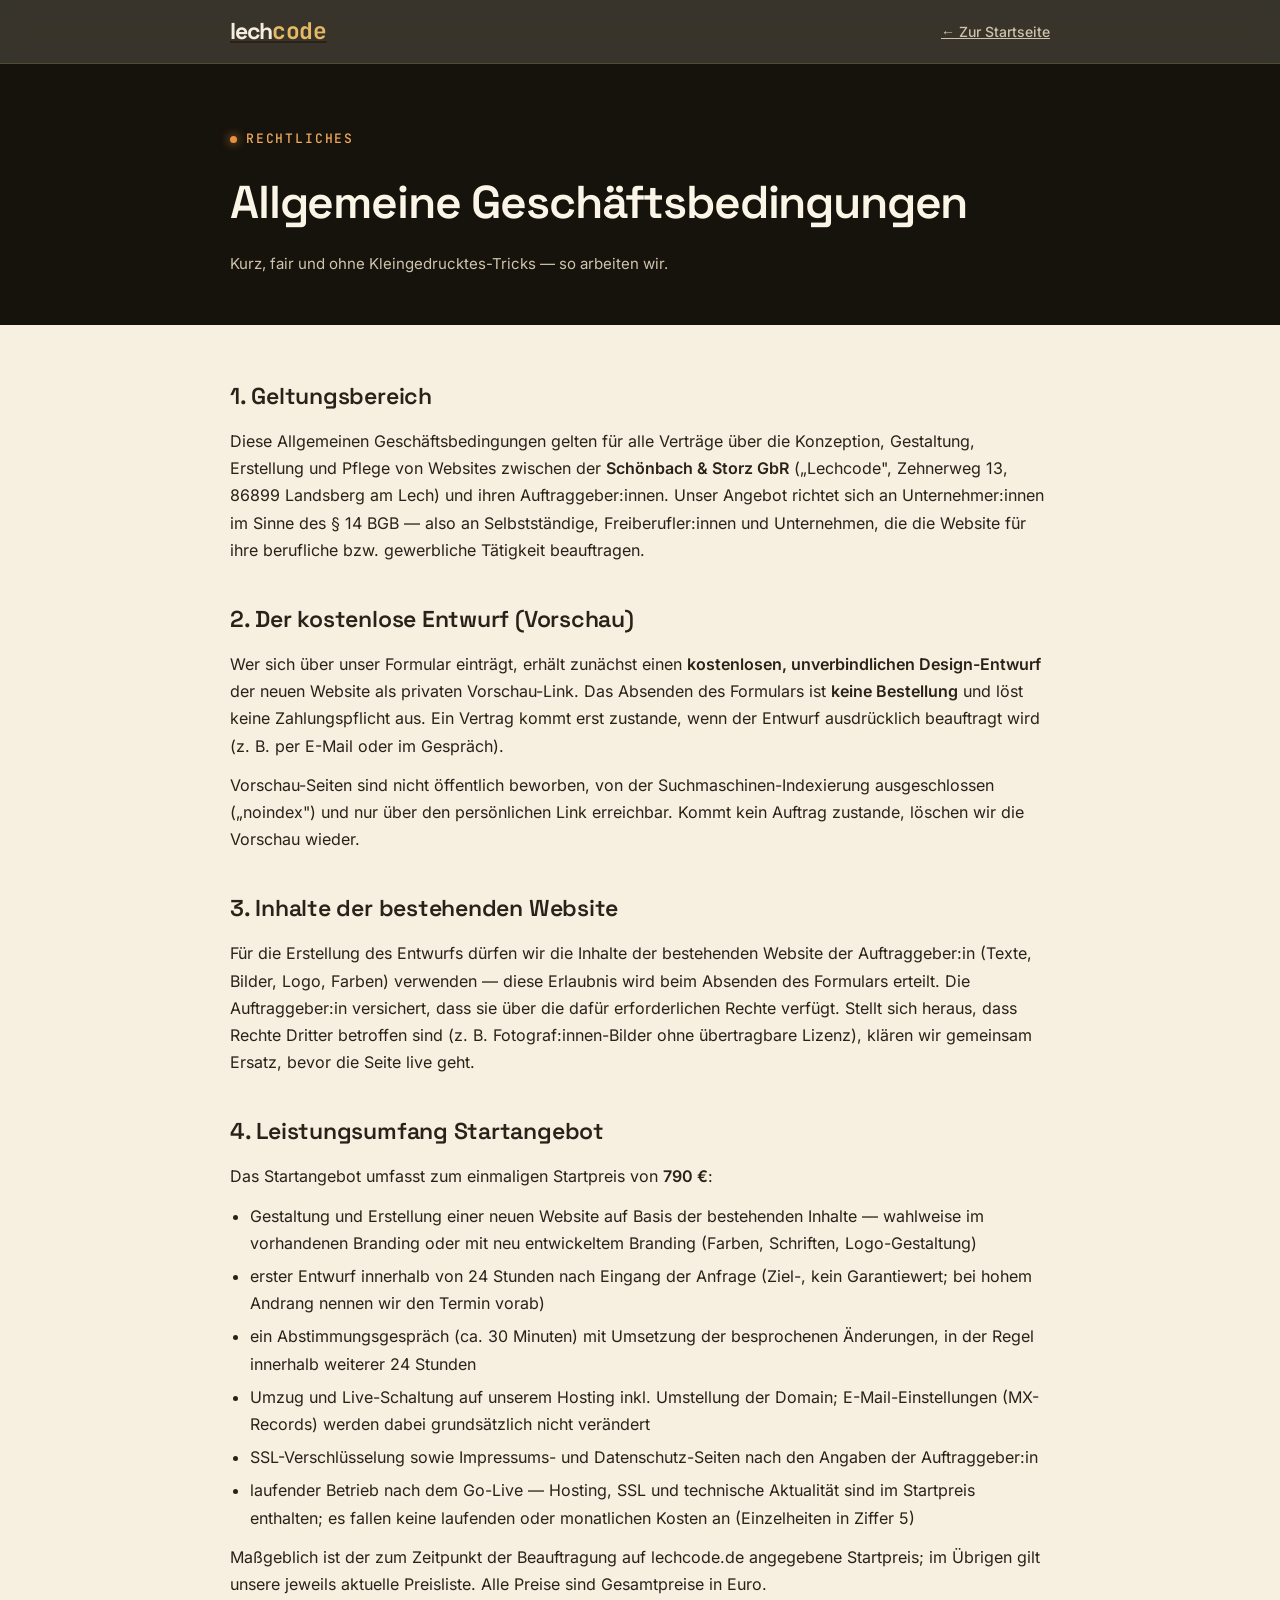
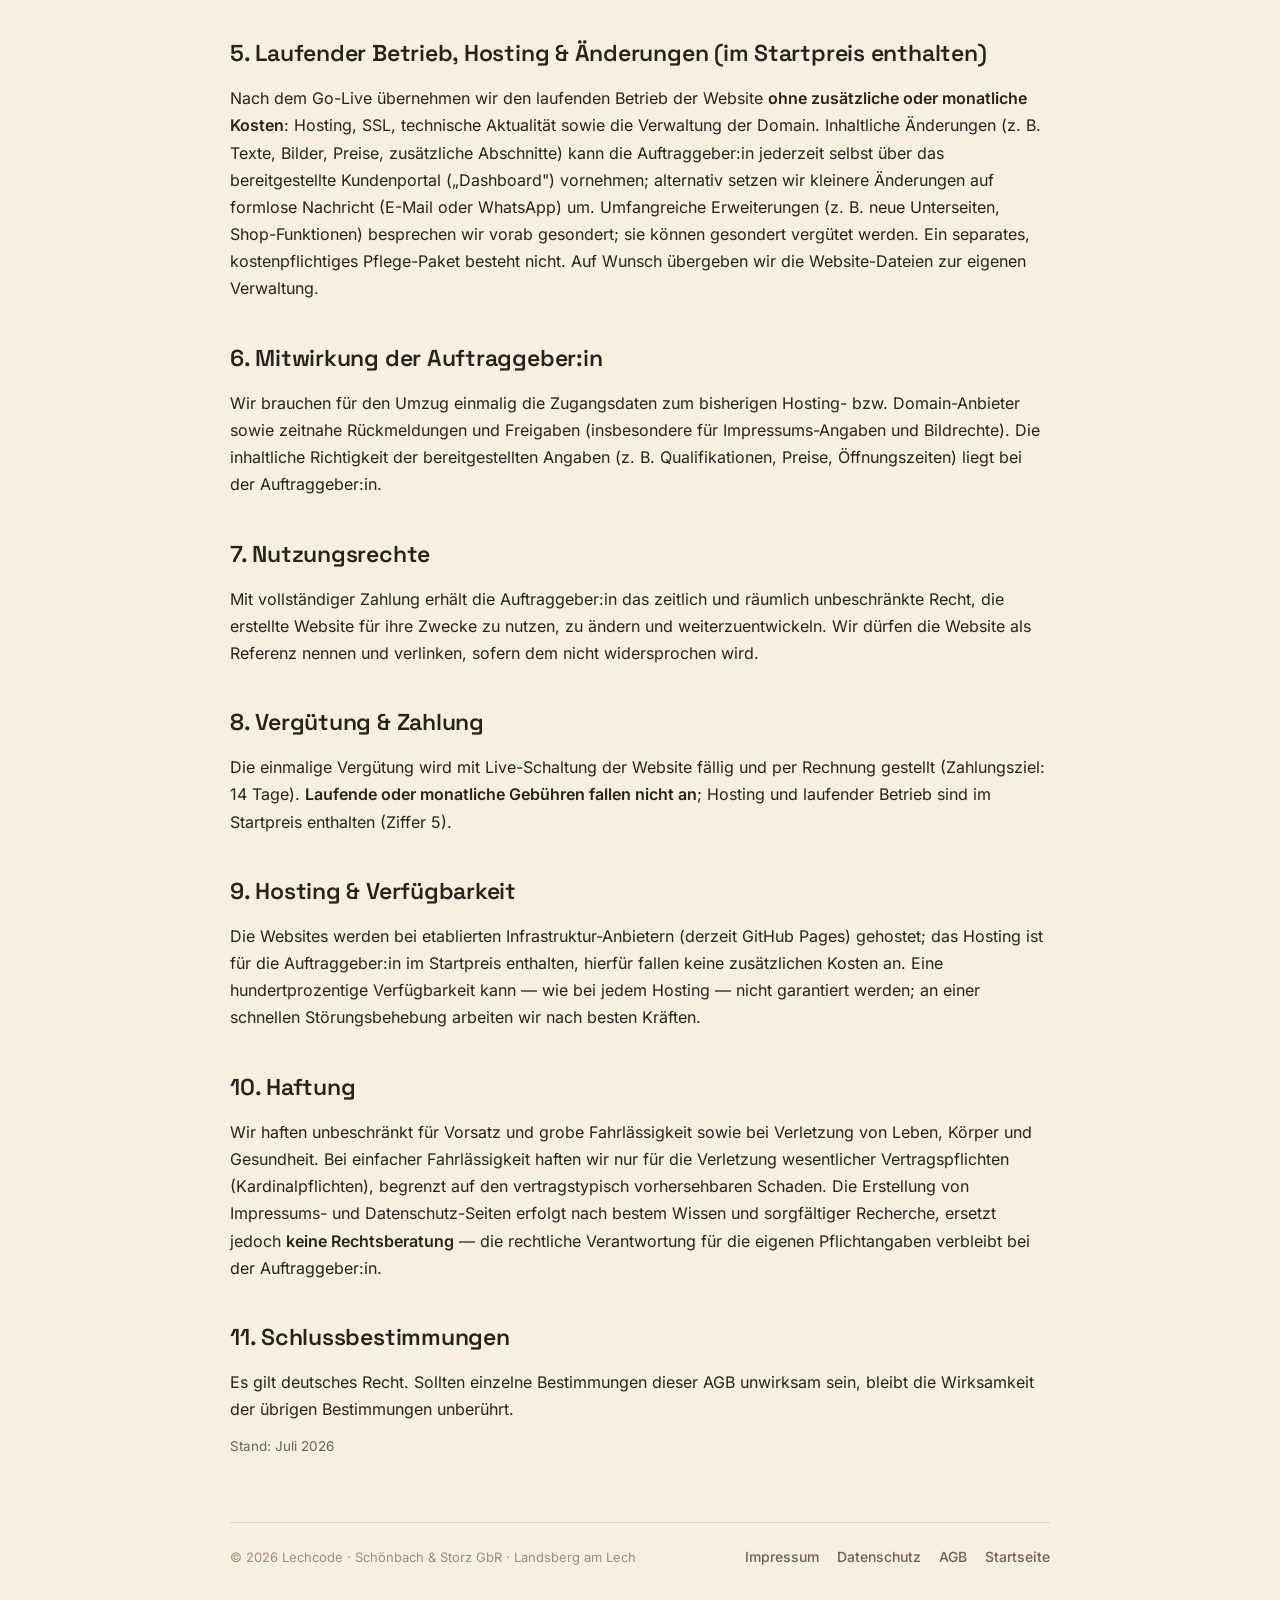
<file: agb.html>
<!DOCTYPE html>
<html lang="de">
<head>
  <meta charset="UTF-8" />
  <meta name="viewport" content="width=device-width, initial-scale=1.0" />
  <!-- ⚠ noindex bleibt bis zum Cutover (Vorschau-URL) — dann auf "index, follow" ändern. -->
  <meta name="robots" content="noindex, nofollow" />
  <link rel="canonical" href="https://lechcode.de/agb.html" />
  <title>AGB · Lechcode</title>
  <meta name="description" content="Allgemeine Geschäftsbedingungen von Lechcode — Schönbach &amp; Storz GbR, Landsberg am Lech: Leistungen, Ablauf, Hosting und laufender Betrieb." />
  <meta name="theme-color" content="#16130c" />
  <link rel="icon" href="[data-uri]" />
  <link rel="stylesheet" href="assets/fonts.css" />
  <link rel="stylesheet" href="assets/legal.css" />
</head>
<body>
  <header class="lnav">
    <div class="wrap">
      <a class="wm" href="index.html" aria-label="Zur Lechcode Startseite"><span class="lech">lech</span><span class="code">code</span></a>
      <a class="back" href="index.html">← Zur Startseite</a>
    </div>
  </header>

  <section class="lhead">
    <div class="wrap">
      <span class="eyebrow">Rechtliches</span>
      <h1>Allgemeine Geschäftsbedingungen</h1>
      <p class="sub">Kurz, fair und ohne Kleingedrucktes-Tricks — so arbeiten wir.</p>
    </div>
  </section>

  <main class="sheet">
    <div class="wrap">

      <h2>1. Geltungsbereich</h2>
      <p>Diese Allgemeinen Geschäftsbedingungen gelten für alle Verträge über die Konzeption, Gestaltung, Erstellung und Pflege von Websites zwischen der <strong>Schönbach &amp; Storz GbR</strong> („Lechcode", Zehnerweg 13, 86899 Landsberg am Lech) und ihren Auftraggeber:innen. Unser Angebot richtet sich an Unternehmer:innen im Sinne des § 14 BGB — also an Selbstständige, Freiberufler:innen und Unternehmen, die die Website für ihre berufliche bzw. gewerbliche Tätigkeit beauftragen.</p>

      <h2>2. Der kostenlose Entwurf (Vorschau)</h2>
      <p>Wer sich über unser Formular einträgt, erhält zunächst einen <strong>kostenlosen, unverbindlichen Design-Entwurf</strong> der neuen Website als privaten Vorschau-Link. Das Absenden des Formulars ist <strong>keine Bestellung</strong> und löst keine Zahlungspflicht aus. Ein Vertrag kommt erst zustande, wenn der Entwurf ausdrücklich beauftragt wird (z. B. per E-Mail oder im Gespräch).</p>
      <p>Vorschau-Seiten sind nicht öffentlich beworben, von der Suchmaschinen-Indexierung ausgeschlossen („noindex") und nur über den persönlichen Link erreichbar. Kommt kein Auftrag zustande, löschen wir die Vorschau wieder.</p>

      <h2>3. Inhalte der bestehenden Website</h2>
      <p>Für die Erstellung des Entwurfs dürfen wir die Inhalte der bestehenden Website der Auftraggeber:in (Texte, Bilder, Logo, Farben) verwenden — diese Erlaubnis wird beim Absenden des Formulars erteilt. Die Auftraggeber:in versichert, dass sie über die dafür erforderlichen Rechte verfügt. Stellt sich heraus, dass Rechte Dritter betroffen sind (z. B. Fotograf:innen-Bilder ohne übertragbare Lizenz), klären wir gemeinsam Ersatz, bevor die Seite live geht.</p>

      <h2>4. Leistungsumfang Startangebot</h2>
      <p>Das Startangebot umfasst zum einmaligen Startpreis von <strong>790 €</strong>:</p>
      <ul>
        <li>Gestaltung und Erstellung einer neuen Website auf Basis der bestehenden Inhalte — wahlweise im vorhandenen Branding oder mit neu entwickeltem Branding (Farben, Schriften, Logo-Gestaltung)</li>
        <li>erster Entwurf innerhalb von 24 Stunden nach Eingang der Anfrage (Ziel-, kein Garantiewert; bei hohem Andrang nennen wir den Termin vorab)</li>
        <li>ein Abstimmungsgespräch (ca. 30 Minuten) mit Umsetzung der besprochenen Änderungen, in der Regel innerhalb weiterer 24 Stunden</li>
        <li>Umzug und Live-Schaltung auf unserem Hosting inkl. Umstellung der Domain; E-Mail-Einstellungen (MX-Records) werden dabei grundsätzlich nicht verändert</li>
        <li>SSL-Verschlüsselung sowie Impressums- und Datenschutz-Seiten nach den Angaben der Auftraggeber:in</li>
        <li>laufender Betrieb nach dem Go-Live — Hosting, SSL und technische Aktualität sind im Startpreis enthalten; es fallen keine laufenden oder monatlichen Kosten an (Einzelheiten in Ziffer 5)</li>
      </ul>
      <p>Maßgeblich ist der zum Zeitpunkt der Beauftragung auf lechcode.de angegebene Startpreis; im Übrigen gilt unsere jeweils aktuelle Preisliste. Alle Preise sind Gesamtpreise in Euro.</p>

      <h2>5. Laufender Betrieb, Hosting &amp; Änderungen (im Startpreis enthalten)</h2>
      <p>Nach dem Go-Live übernehmen wir den laufenden Betrieb der Website <strong>ohne zusätzliche oder monatliche Kosten</strong>: Hosting, SSL, technische Aktualität sowie die Verwaltung der Domain. Inhaltliche Änderungen (z. B. Texte, Bilder, Preise, zusätzliche Abschnitte) kann die Auftraggeber:in jederzeit selbst über das bereitgestellte Kundenportal („Dashboard") vornehmen; alternativ setzen wir kleinere Änderungen auf formlose Nachricht (E-Mail oder WhatsApp) um. Umfangreiche Erweiterungen (z. B. neue Unterseiten, Shop-Funktionen) besprechen wir vorab gesondert; sie können gesondert vergütet werden. Ein separates, kostenpflichtiges Pflege-Paket besteht nicht. Auf Wunsch übergeben wir die Website-Dateien zur eigenen Verwaltung.</p>

      <h2>6. Mitwirkung der Auftraggeber:in</h2>
      <p>Wir brauchen für den Umzug einmalig die Zugangsdaten zum bisherigen Hosting- bzw. Domain-Anbieter sowie zeitnahe Rückmeldungen und Freigaben (insbesondere für Impressums-Angaben und Bildrechte). Die inhaltliche Richtigkeit der bereitgestellten Angaben (z. B. Qualifikationen, Preise, Öffnungszeiten) liegt bei der Auftraggeber:in.</p>

      <h2>7. Nutzungsrechte</h2>
      <p>Mit vollständiger Zahlung erhält die Auftraggeber:in das zeitlich und räumlich unbeschränkte Recht, die erstellte Website für ihre Zwecke zu nutzen, zu ändern und weiterzuentwickeln. Wir dürfen die Website als Referenz nennen und verlinken, sofern dem nicht widersprochen wird.</p>

      <h2>8. Vergütung &amp; Zahlung</h2>
      <p>Die einmalige Vergütung wird mit Live-Schaltung der Website fällig und per Rechnung gestellt (Zahlungsziel: 14 Tage). <strong>Laufende oder monatliche Gebühren fallen nicht an</strong>; Hosting und laufender Betrieb sind im Startpreis enthalten (Ziffer 5).</p>

      <h2>9. Hosting &amp; Verfügbarkeit</h2>
      <p>Die Websites werden bei etablierten Infrastruktur-Anbietern (derzeit GitHub Pages) gehostet; das Hosting ist für die Auftraggeber:in im Startpreis enthalten, hierfür fallen keine zusätzlichen Kosten an. Eine hundertprozentige Verfügbarkeit kann — wie bei jedem Hosting — nicht garantiert werden; an einer schnellen Störungsbehebung arbeiten wir nach besten Kräften.</p>

      <h2>10. Haftung</h2>
      <p>Wir haften unbeschränkt für Vorsatz und grobe Fahrlässigkeit sowie bei Verletzung von Leben, Körper und Gesundheit. Bei einfacher Fahrlässigkeit haften wir nur für die Verletzung wesentlicher Vertragspflichten (Kardinalpflichten), begrenzt auf den vertragstypisch vorhersehbaren Schaden. Die Erstellung von Impressums- und Datenschutz-Seiten erfolgt nach bestem Wissen und sorgfältiger Recherche, ersetzt jedoch <strong>keine Rechtsberatung</strong> — die rechtliche Verantwortung für die eigenen Pflichtangaben verbleibt bei der Auftraggeber:in.</p>

      <h2>11. Schlussbestimmungen</h2>
      <p>Es gilt deutsches Recht. Sollten einzelne Bestimmungen dieser AGB unwirksam sein, bleibt die Wirksamkeit der übrigen Bestimmungen unberührt.</p>

      <p class="small">Stand: Juli 2026</p>

    </div>
  </main>

  <footer class="lfoot">
    <div class="wrap">
      <span class="cc">© 2026 Lechcode · Schönbach &amp; Storz GbR · Landsberg am Lech</span>
      <span class="legal-links">
        <a href="impressum.html">Impressum</a>
        <a href="datenschutz.html">Datenschutz</a>
        <a href="agb.html">AGB</a>
        <a href="index.html">Startseite</a>
      </span>
    </div>
  </footer>
</body>
</html>
</file>
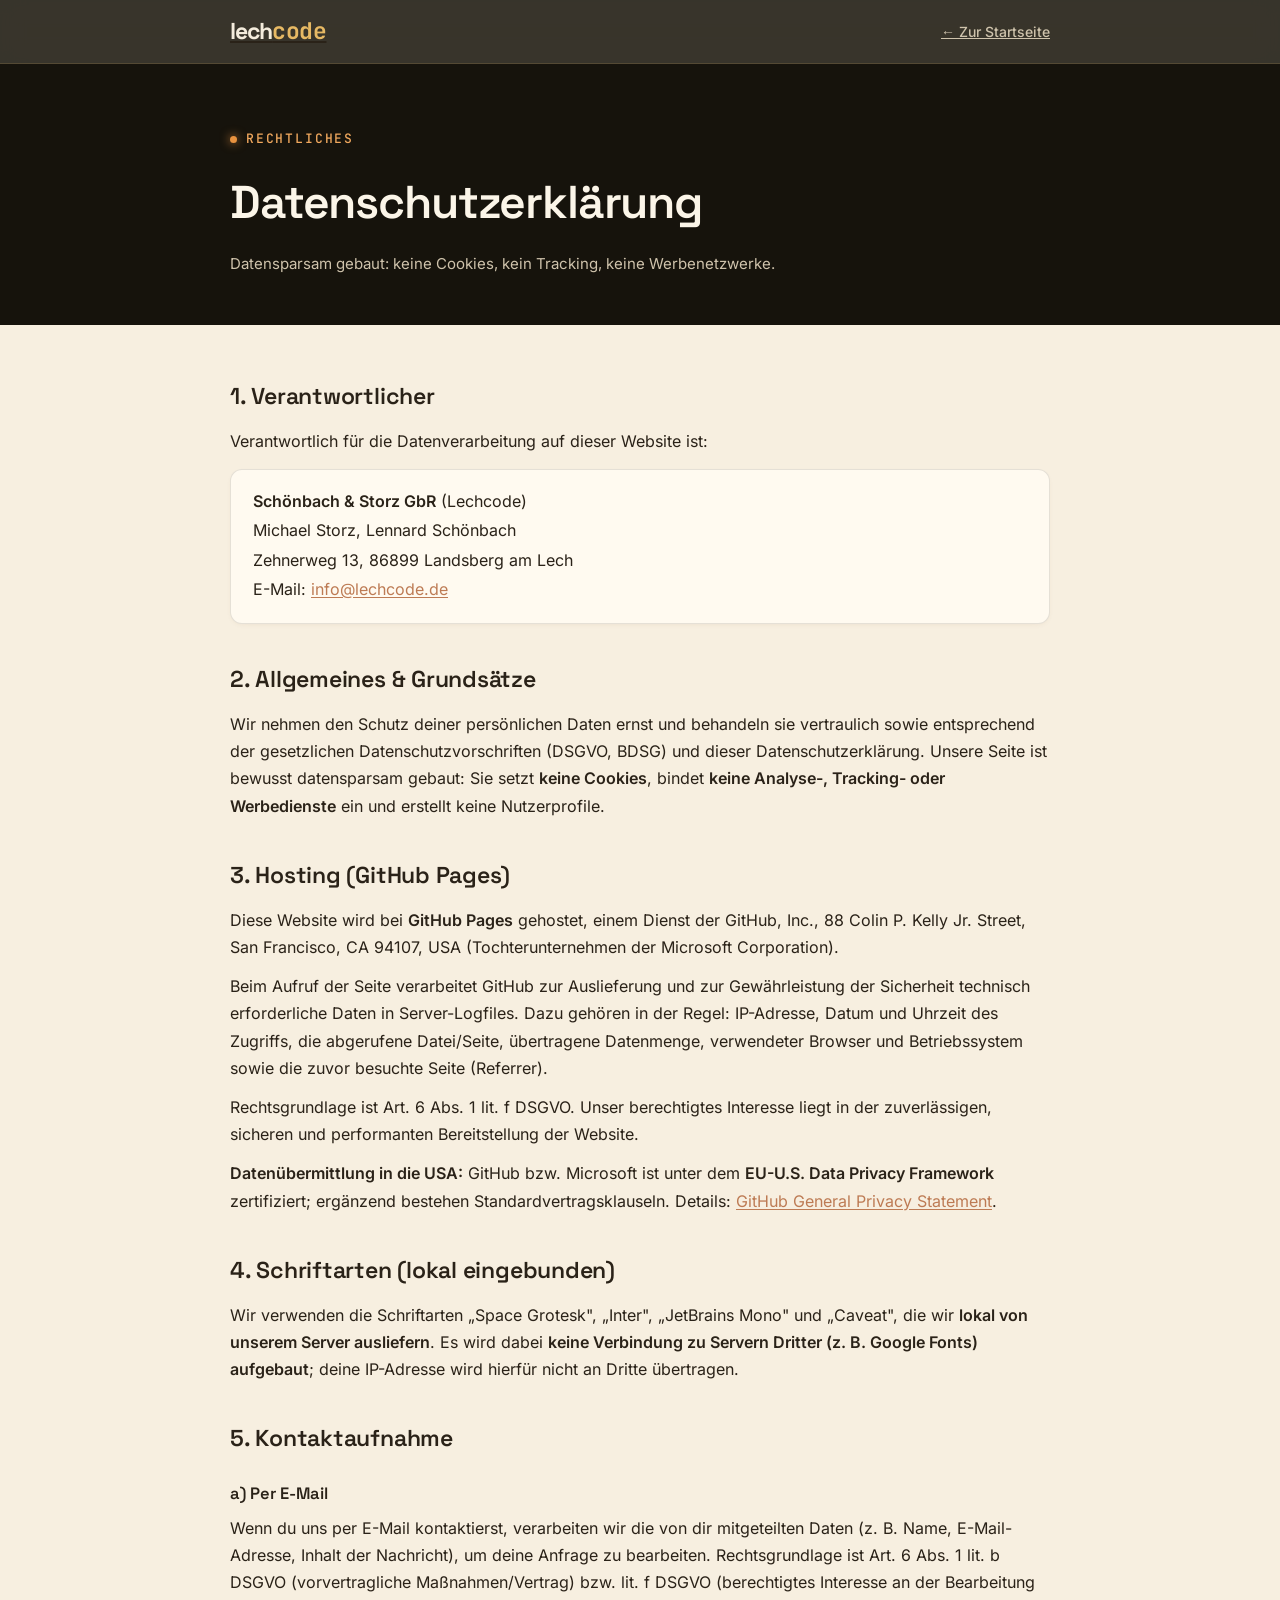
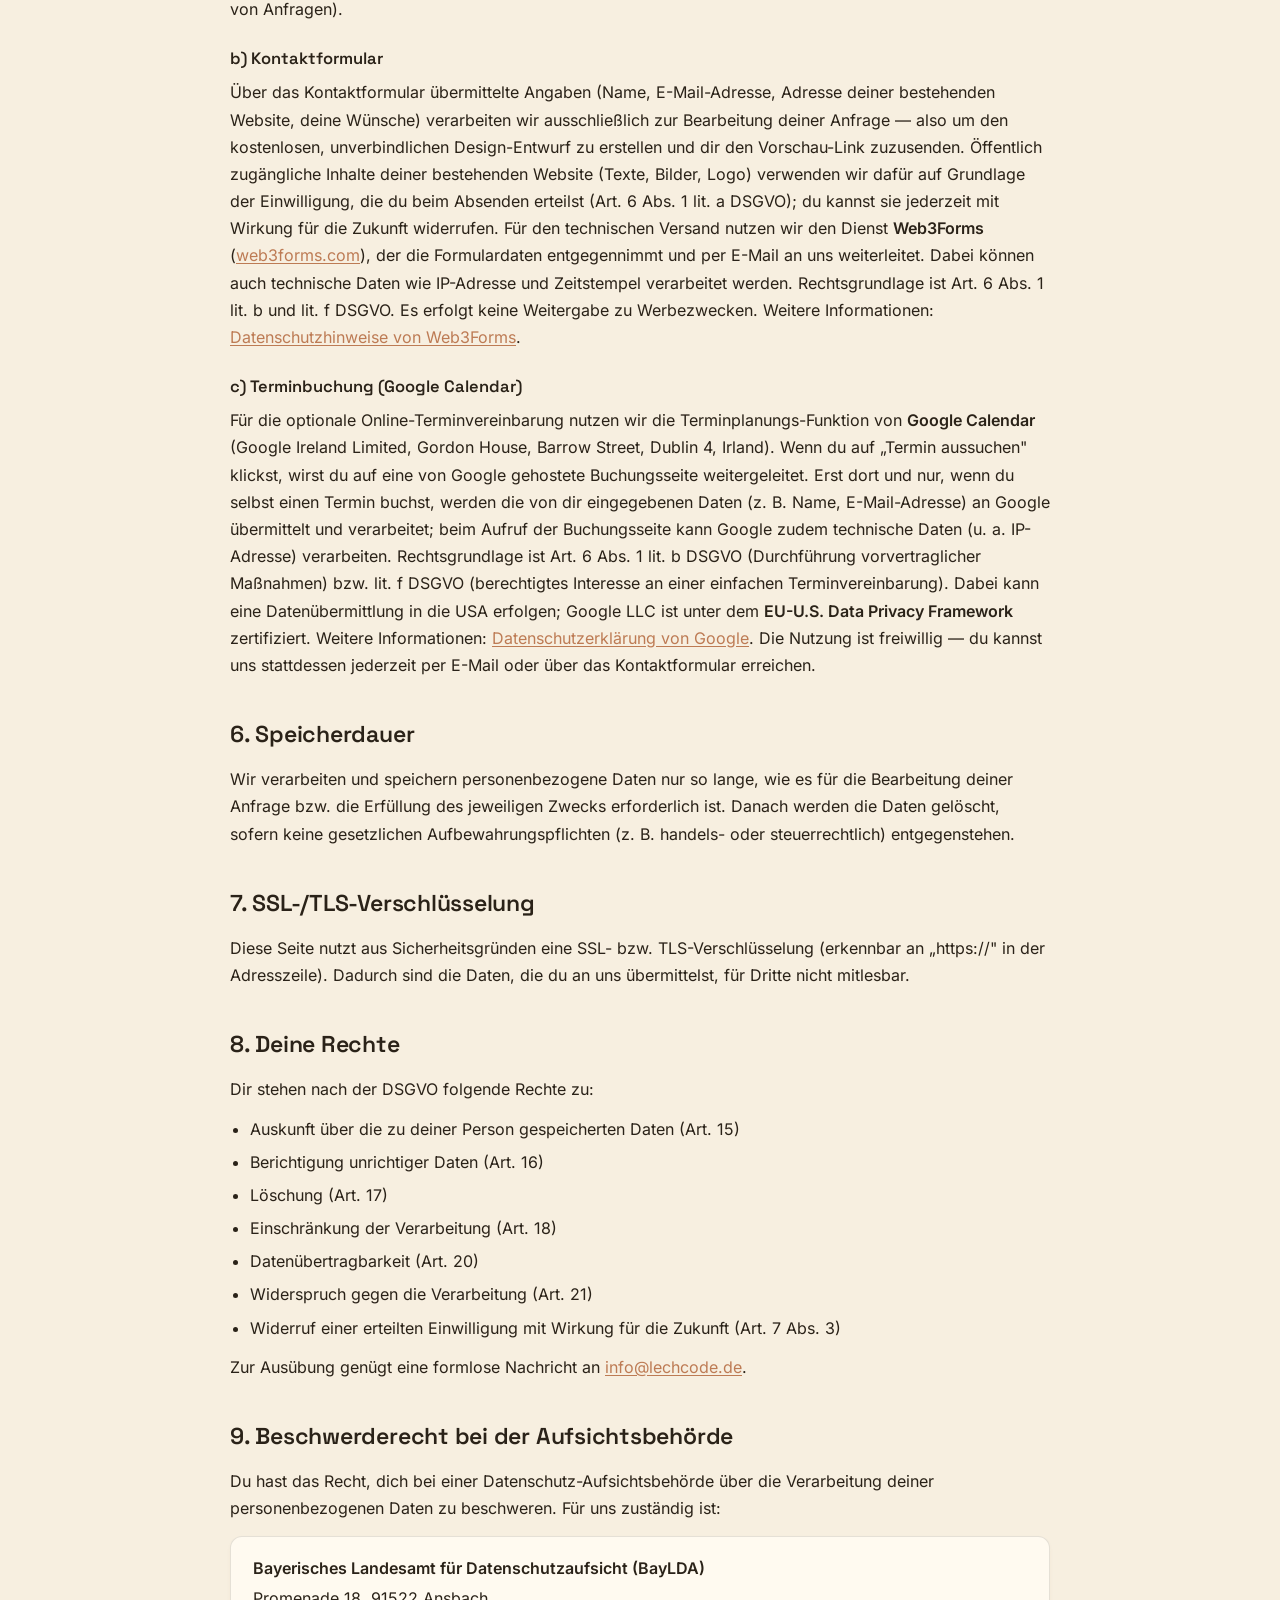
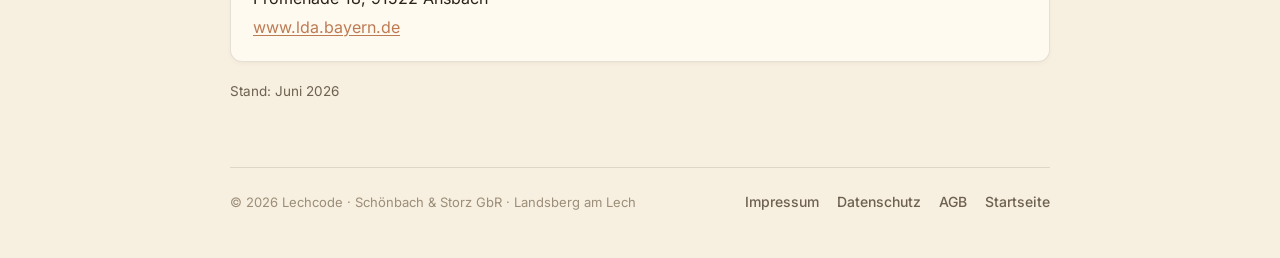
<file: datenschutz.html>
<!DOCTYPE html>
<html lang="de">
<head>
  <meta charset="UTF-8" />
  <meta name="viewport" content="width=device-width, initial-scale=1.0" />
  <!-- ⚠ noindex bleibt bis zum Cutover (Vorschau-URL) — dann auf "index, follow" ändern. -->
  <meta name="robots" content="noindex, nofollow" />
  <link rel="canonical" href="https://lechcode.de/datenschutz.html" />
  <title>Datenschutzerklärung · Lechcode</title>
  <meta name="description" content="Wie Lechcode mit deinen Daten umgeht: keine Cookies, keine externen Dienste beim Besuch der Seite, Kontaktdaten nur für deine Anfrage." />
  <meta name="theme-color" content="#16130c" />
  <link rel="icon" href="[data-uri]" />
  <link rel="stylesheet" href="assets/fonts.css" />
  <link rel="stylesheet" href="assets/legal.css" />
</head>
<body>
  <header class="lnav">
    <div class="wrap">
      <a class="wm" href="index.html" aria-label="Zur Lechcode Startseite"><span class="lech">lech</span><span class="code">code</span></a>
      <a class="back" href="index.html">← Zur Startseite</a>
    </div>
  </header>

  <section class="lhead">
    <div class="wrap">
      <span class="eyebrow">Rechtliches</span>
      <h1>Datenschutzerklärung</h1>
      <p class="sub">Datensparsam gebaut: keine Cookies, kein Tracking, keine Werbenetzwerke.</p>
    </div>
  </section>

  <main class="sheet">
    <div class="wrap">

      <h2>1. Verantwortlicher</h2>
      <p>Verantwortlich für die Datenverarbeitung auf dieser Website ist:</p>
      <div class="addr-block">
        <p><strong>Schönbach &amp; Storz GbR</strong> (Lechcode)</p>
        <p>Michael Storz, Lennard Schönbach</p>
        <p>Zehnerweg 13, 86899 Landsberg am Lech</p>
        <p>E-Mail: <a href="mailto:info@lechcode.de">info@lechcode.de</a></p>
      </div>

      <h2>2. Allgemeines &amp; Grundsätze</h2>
      <p>Wir nehmen den Schutz deiner persönlichen Daten ernst und behandeln sie vertraulich sowie entsprechend der gesetzlichen Datenschutzvorschriften (DSGVO, BDSG) und dieser Datenschutzerklärung. Unsere Seite ist bewusst datensparsam gebaut: Sie setzt <strong>keine Cookies</strong>, bindet <strong>keine Analyse-, Tracking- oder Werbedienste</strong> ein und erstellt keine Nutzerprofile.</p>

      <h2>3. Hosting (GitHub Pages)</h2>
      <p>Diese Website wird bei <strong>GitHub Pages</strong> gehostet, einem Dienst der GitHub, Inc., 88 Colin P. Kelly Jr. Street, San Francisco, CA 94107, USA (Tochterunternehmen der Microsoft Corporation).</p>
      <p>Beim Aufruf der Seite verarbeitet GitHub zur Auslieferung und zur Gewährleistung der Sicherheit technisch erforderliche Daten in Server-Logfiles. Dazu gehören in der Regel: IP-Adresse, Datum und Uhrzeit des Zugriffs, die abgerufene Datei/Seite, übertragene Datenmenge, verwendeter Browser und Betriebssystem sowie die zuvor besuchte Seite (Referrer).</p>
      <p>Rechtsgrundlage ist Art. 6 Abs. 1 lit. f DSGVO. Unser berechtigtes Interesse liegt in der zuverlässigen, sicheren und performanten Bereitstellung der Website.</p>
      <p><strong>Datenübermittlung in die USA:</strong> GitHub bzw. Microsoft ist unter dem <strong>EU-U.S. Data Privacy Framework</strong> zertifiziert; ergänzend bestehen Standardvertragsklauseln. Details: <a href="https://docs.github.com/de/site-policy/privacy-policies/github-general-privacy-statement" target="_blank" rel="noopener">GitHub General Privacy Statement</a>.</p>

      <h2>4. Schriftarten (lokal eingebunden)</h2>
      <p>Wir verwenden die Schriftarten „Space Grotesk", „Inter", „JetBrains Mono" und „Caveat", die wir <strong>lokal von unserem Server ausliefern</strong>. Es wird dabei <strong>keine Verbindung zu Servern Dritter (z. B. Google Fonts) aufgebaut</strong>; deine IP-Adresse wird hierfür nicht an Dritte übertragen.</p>

      <h2>5. Kontaktaufnahme</h2>
      <h3>a) Per E-Mail</h3>
      <p>Wenn du uns per E-Mail kontaktierst, verarbeiten wir die von dir mitgeteilten Daten (z. B. Name, E-Mail-Adresse, Inhalt der Nachricht), um deine Anfrage zu bearbeiten. Rechtsgrundlage ist Art. 6 Abs. 1 lit. b DSGVO (vorvertragliche Maßnahmen/Vertrag) bzw. lit. f DSGVO (berechtigtes Interesse an der Bearbeitung von Anfragen).</p>
      <h3>b) Kontaktformular</h3>
      <p>Über das Kontaktformular übermittelte Angaben (Name, E-Mail-Adresse, Adresse deiner bestehenden Website, deine Wünsche) verarbeiten wir ausschließlich zur Bearbeitung deiner Anfrage — also um den kostenlosen, unverbindlichen Design-Entwurf zu erstellen und dir den Vorschau-Link zuzusenden. Öffentlich zugängliche Inhalte deiner bestehenden Website (Texte, Bilder, Logo) verwenden wir dafür auf Grundlage der Einwilligung, die du beim Absenden erteilst (Art. 6 Abs. 1 lit. a DSGVO); du kannst sie jederzeit mit Wirkung für die Zukunft widerrufen. Für den technischen Versand nutzen wir den Dienst <strong>Web3Forms</strong> (<a href="https://web3forms.com" target="_blank" rel="noopener">web3forms.com</a>), der die Formulardaten entgegennimmt und per E-Mail an uns weiterleitet. Dabei können auch technische Daten wie IP-Adresse und Zeitstempel verarbeitet werden. Rechtsgrundlage ist Art. 6 Abs. 1 lit. b und lit. f DSGVO. Es erfolgt keine Weitergabe zu Werbezwecken. Weitere Informationen: <a href="https://web3forms.com/privacy" target="_blank" rel="noopener">Datenschutzhinweise von Web3Forms</a>.</p>

      <h3>c) Terminbuchung (Google Calendar)</h3>
      <p>Für die optionale Online-Terminvereinbarung nutzen wir die Terminplanungs-Funktion von <strong>Google Calendar</strong> (Google Ireland Limited, Gordon House, Barrow Street, Dublin 4, Irland). Wenn du auf „Termin aussuchen" klickst, wirst du auf eine von Google gehostete Buchungsseite weitergeleitet. Erst dort und nur, wenn du selbst einen Termin buchst, werden die von dir eingegebenen Daten (z. B. Name, E-Mail-Adresse) an Google übermittelt und verarbeitet; beim Aufruf der Buchungsseite kann Google zudem technische Daten (u. a. IP-Adresse) verarbeiten. Rechtsgrundlage ist Art. 6 Abs. 1 lit. b DSGVO (Durchführung vorvertraglicher Maßnahmen) bzw. lit. f DSGVO (berechtigtes Interesse an einer einfachen Terminvereinbarung). Dabei kann eine Datenübermittlung in die USA erfolgen; Google LLC ist unter dem <strong>EU-U.S. Data Privacy Framework</strong> zertifiziert. Weitere Informationen: <a href="https://policies.google.com/privacy" target="_blank" rel="noopener">Datenschutzerklärung von Google</a>. Die Nutzung ist freiwillig — du kannst uns stattdessen jederzeit per E-Mail oder über das Kontaktformular erreichen.</p>

      <h2>6. Speicherdauer</h2>
      <p>Wir verarbeiten und speichern personenbezogene Daten nur so lange, wie es für die Bearbeitung deiner Anfrage bzw. die Erfüllung des jeweiligen Zwecks erforderlich ist. Danach werden die Daten gelöscht, sofern keine gesetzlichen Aufbewahrungspflichten (z. B. handels- oder steuerrechtlich) entgegenstehen.</p>

      <h2>7. SSL-/TLS-Verschlüsselung</h2>
      <p>Diese Seite nutzt aus Sicherheitsgründen eine SSL- bzw. TLS-Verschlüsselung (erkennbar an „https://" in der Adresszeile). Dadurch sind die Daten, die du an uns übermittelst, für Dritte nicht mitlesbar.</p>

      <h2>8. Deine Rechte</h2>
      <p>Dir stehen nach der DSGVO folgende Rechte zu:</p>
      <ul>
        <li>Auskunft über die zu deiner Person gespeicherten Daten (Art. 15)</li>
        <li>Berichtigung unrichtiger Daten (Art. 16)</li>
        <li>Löschung (Art. 17)</li>
        <li>Einschränkung der Verarbeitung (Art. 18)</li>
        <li>Datenübertragbarkeit (Art. 20)</li>
        <li>Widerspruch gegen die Verarbeitung (Art. 21)</li>
        <li>Widerruf einer erteilten Einwilligung mit Wirkung für die Zukunft (Art. 7 Abs. 3)</li>
      </ul>
      <p>Zur Ausübung genügt eine formlose Nachricht an <a href="mailto:info@lechcode.de">info@lechcode.de</a>.</p>

      <h2>9. Beschwerderecht bei der Aufsichtsbehörde</h2>
      <p>Du hast das Recht, dich bei einer Datenschutz-Aufsichtsbehörde über die Verarbeitung deiner personenbezogenen Daten zu beschweren. Für uns zuständig ist:</p>
      <div class="addr-block">
        <p><strong>Bayerisches Landesamt für Datenschutzaufsicht (BayLDA)</strong></p>
        <p>Promenade 18, 91522 Ansbach</p>
        <p><a href="https://www.lda.bayern.de" target="_blank" rel="noopener">www.lda.bayern.de</a></p>
      </div>

      <p class="small">Stand: Juni 2026</p>

    </div>
  </main>

  <footer class="lfoot">
    <div class="wrap">
      <span class="cc">© 2026 Lechcode · Schönbach &amp; Storz GbR · Landsberg am Lech</span>
      <span class="legal-links">
        <a href="impressum.html">Impressum</a>
        <a href="datenschutz.html">Datenschutz</a>
        <a href="agb.html">AGB</a>
        <a href="index.html">Startseite</a>
      </span>
    </div>
  </footer>
</body>
</html>
</file>
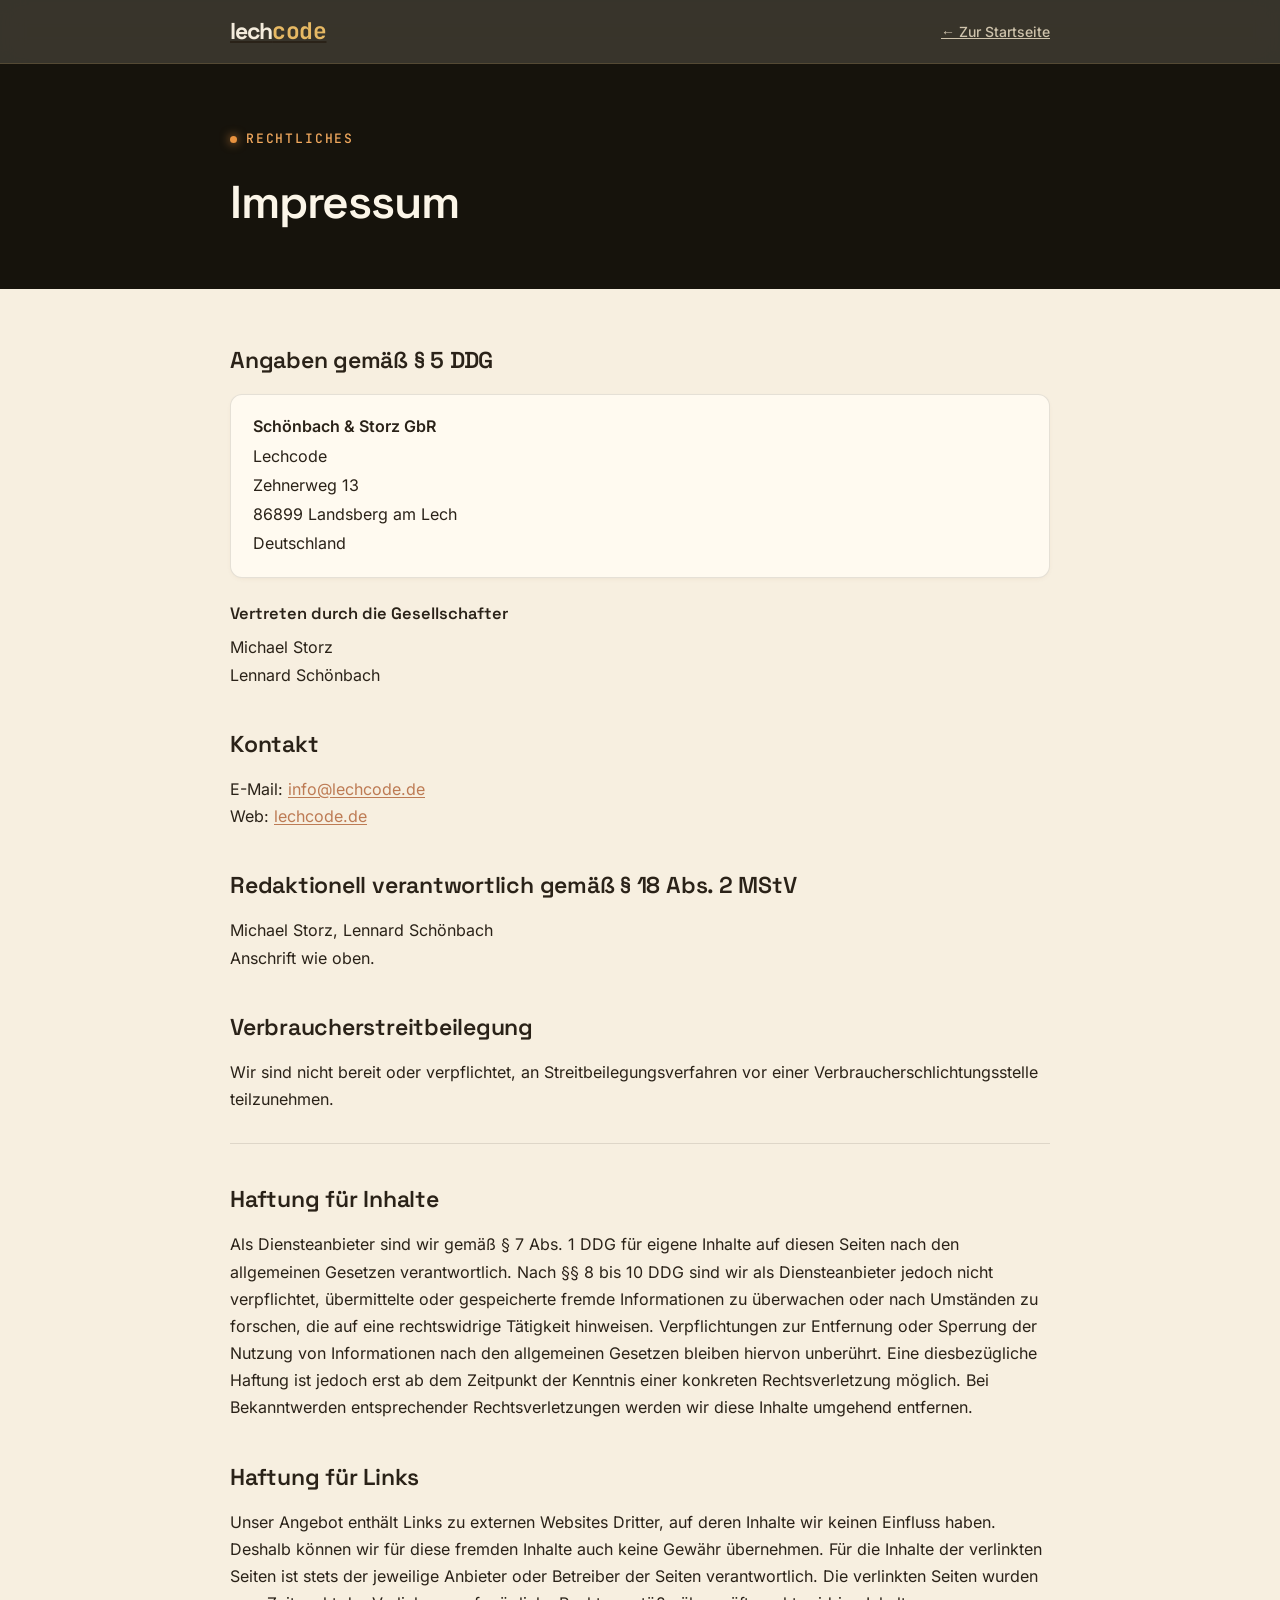
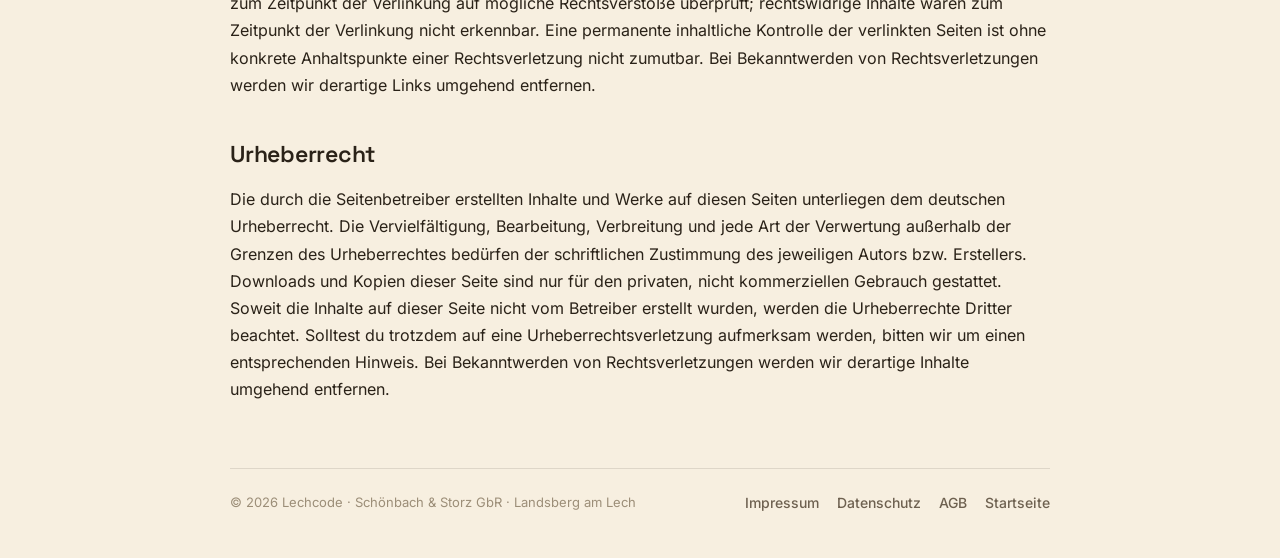
<file: impressum.html>
<!DOCTYPE html>
<html lang="de">
<head>
  <meta charset="UTF-8" />
  <meta name="viewport" content="width=device-width, initial-scale=1.0" />
  <!-- ⚠ noindex bleibt bis zum Cutover (Vorschau-URL) — dann auf "index, follow" ändern. -->
  <meta name="robots" content="noindex, nofollow" />
  <link rel="canonical" href="https://lechcode.de/impressum.html" />
  <title>Impressum · Lechcode — Schönbach &amp; Storz GbR, Landsberg am Lech</title>
  <meta name="description" content="Impressum von Lechcode — Schönbach &amp; Storz GbR, Zehnerweg 13, 86899 Landsberg am Lech. Angaben gemäß § 5 DDG." />
  <meta name="theme-color" content="#16130c" />
  <link rel="icon" href="[data-uri]" />
  <link rel="stylesheet" href="assets/fonts.css" />
  <link rel="stylesheet" href="assets/legal.css" />
</head>
<body>
  <header class="lnav">
    <div class="wrap">
      <a class="wm" href="index.html" aria-label="Zur Lechcode Startseite"><span class="lech">lech</span><span class="code">code</span></a>
      <a class="back" href="index.html">← Zur Startseite</a>
    </div>
  </header>

  <section class="lhead">
    <div class="wrap">
      <span class="eyebrow">Rechtliches</span>
      <h1>Impressum</h1>
    </div>
  </section>

  <main class="sheet">
    <div class="wrap">

      <h2>Angaben gemäß § 5 DDG</h2>
      <div class="addr-block">
        <p><strong>Schönbach &amp; Storz GbR</strong></p>
        <p>Lechcode</p>
        <p>Zehnerweg 13</p>
        <p>86899 Landsberg am Lech</p>
        <p>Deutschland</p>
      </div>

      <h3>Vertreten durch die Gesellschafter</h3>
      <p>Michael Storz<br>Lennard Schönbach</p>

      <h2>Kontakt</h2>
      <p>E-Mail: <a href="mailto:info@lechcode.de">info@lechcode.de</a><br>
      Web: <a href="https://lechcode.de">lechcode.de</a></p>

      <h2>Redaktionell verantwortlich gemäß § 18 Abs. 2 MStV</h2>
      <p>Michael Storz, Lennard Schönbach<br>Anschrift wie oben.</p>

      <h2>Verbraucherstreitbeilegung</h2>
      <p>Wir sind nicht bereit oder verpflichtet, an Streitbeilegungsverfahren vor einer Verbraucherschlichtungsstelle teilzunehmen.</p>

      <hr class="divider">

      <h2>Haftung für Inhalte</h2>
      <p>Als Diensteanbieter sind wir gemäß § 7 Abs. 1 DDG für eigene Inhalte auf diesen Seiten nach den allgemeinen Gesetzen verantwortlich. Nach §§ 8 bis 10 DDG sind wir als Diensteanbieter jedoch nicht verpflichtet, übermittelte oder gespeicherte fremde Informationen zu überwachen oder nach Umständen zu forschen, die auf eine rechtswidrige Tätigkeit hinweisen. Verpflichtungen zur Entfernung oder Sperrung der Nutzung von Informationen nach den allgemeinen Gesetzen bleiben hiervon unberührt. Eine diesbezügliche Haftung ist jedoch erst ab dem Zeitpunkt der Kenntnis einer konkreten Rechtsverletzung möglich. Bei Bekanntwerden entsprechender Rechtsverletzungen werden wir diese Inhalte umgehend entfernen.</p>

      <h2>Haftung für Links</h2>
      <p>Unser Angebot enthält Links zu externen Websites Dritter, auf deren Inhalte wir keinen Einfluss haben. Deshalb können wir für diese fremden Inhalte auch keine Gewähr übernehmen. Für die Inhalte der verlinkten Seiten ist stets der jeweilige Anbieter oder Betreiber der Seiten verantwortlich. Die verlinkten Seiten wurden zum Zeitpunkt der Verlinkung auf mögliche Rechtsverstöße überprüft; rechtswidrige Inhalte waren zum Zeitpunkt der Verlinkung nicht erkennbar. Eine permanente inhaltliche Kontrolle der verlinkten Seiten ist ohne konkrete Anhaltspunkte einer Rechtsverletzung nicht zumutbar. Bei Bekanntwerden von Rechtsverletzungen werden wir derartige Links umgehend entfernen.</p>

      <h2>Urheberrecht</h2>
      <p>Die durch die Seitenbetreiber erstellten Inhalte und Werke auf diesen Seiten unterliegen dem deutschen Urheberrecht. Die Vervielfältigung, Bearbeitung, Verbreitung und jede Art der Verwertung außerhalb der Grenzen des Urheberrechtes bedürfen der schriftlichen Zustimmung des jeweiligen Autors bzw. Erstellers. Downloads und Kopien dieser Seite sind nur für den privaten, nicht kommerziellen Gebrauch gestattet. Soweit die Inhalte auf dieser Seite nicht vom Betreiber erstellt wurden, werden die Urheberrechte Dritter beachtet. Solltest du trotzdem auf eine Urheberrechtsverletzung aufmerksam werden, bitten wir um einen entsprechenden Hinweis. Bei Bekanntwerden von Rechtsverletzungen werden wir derartige Inhalte umgehend entfernen.</p>

    </div>
  </main>

  <footer class="lfoot">
    <div class="wrap">
      <span class="cc">© 2026 Lechcode · Schönbach &amp; Storz GbR · Landsberg am Lech</span>
      <span class="legal-links">
        <a href="impressum.html">Impressum</a>
        <a href="datenschutz.html">Datenschutz</a>
        <a href="agb.html">AGB</a>
        <a href="index.html">Startseite</a>
      </span>
    </div>
  </footer>
</body>
</html>
</file>
<file: assets/fonts.css>
/* ============================================================
   Lechcode · lokal gehostete Schriften (latin-Subset)
   Ehemals Google Fonts — jetzt selbst ausgeliefert über GitHub
   Pages. DSGVO: KEINE Verbindung zu Google/Drittservern mehr.
   Abdeckung identisch zum vorherigen Google-"latin"-Subset.
   ============================================================ */

/* — Space Grotesk (Display) — */
@font-face{font-family:'Space Grotesk';font-style:normal;font-weight:400;font-display:swap;src:url(fonts/space-grotesk-400.woff2) format('woff2');}
@font-face{font-family:'Space Grotesk';font-style:normal;font-weight:500;font-display:swap;src:url(fonts/space-grotesk-500.woff2) format('woff2');}
@font-face{font-family:'Space Grotesk';font-style:normal;font-weight:600;font-display:swap;src:url(fonts/space-grotesk-600.woff2) format('woff2');}
@font-face{font-family:'Space Grotesk';font-style:normal;font-weight:700;font-display:swap;src:url(fonts/space-grotesk-700.woff2) format('woff2');}

/* — JetBrains Mono (Mono/Logo) — */
@font-face{font-family:'JetBrains Mono';font-style:normal;font-weight:500;font-display:swap;src:url(fonts/jetbrains-mono-500.woff2) format('woff2');}
@font-face{font-family:'JetBrains Mono';font-style:normal;font-weight:700;font-display:swap;src:url(fonts/jetbrains-mono-700.woff2) format('woff2');}

/* — Inter (Fließtext) — */
@font-face{font-family:'Inter';font-style:normal;font-weight:400;font-display:swap;src:url(fonts/inter-400.woff2) format('woff2');}
@font-face{font-family:'Inter';font-style:normal;font-weight:500;font-display:swap;src:url(fonts/inter-500.woff2) format('woff2');}
@font-face{font-family:'Inter';font-style:normal;font-weight:600;font-display:swap;src:url(fonts/inter-600.woff2) format('woff2');}

/* — Caveat (Handschrift-Akzent) — */
@font-face{font-family:'Caveat';font-style:normal;font-weight:600;font-display:swap;src:url(fonts/caveat-600.woff2) format('woff2');}
@font-face{font-family:'Caveat';font-style:normal;font-weight:700;font-display:swap;src:url(fonts/caveat-700.woff2) format('woff2');}
</file>
<file: assets/legal.css>
/* ============================================================
   Lechcode · Stylesheet für Rechtsseiten (Impressum/Datenschutz)
   Warm-dunkle Marke oben, helle "Lichtung" für gut lesbaren Text.
   ============================================================ */
:root{
  --night:#16130c; --panel:#241e14; --bone:#f4ecdc; --bone-dim:#cfc3ac; --muted:#9a8e76;
  --cream:#f7efe0; --warm-white:#fffaf0; --ink:#2a2218; --ink-soft:#6e6150; --ink-faint:#9c8e78;
  --amber:#e8923f; --ember:#f0a85e; --gold:#e7b964; --gold-deep:#c79a4f; --clay:#bd7b54;
  --line-d:rgba(231,185,100,.16); --line-l:rgba(42,34,24,.12);
  --display:"Space Grotesk",-apple-system,BlinkMacSystemFont,sans-serif;
  --mono:"JetBrains Mono",ui-monospace,monospace;
  --sans:"Inter",-apple-system,BlinkMacSystemFont,sans-serif;
  --radius:16px;
}
*{margin:0;padding:0;box-sizing:border-box;}
html{scroll-behavior:smooth;-webkit-text-size-adjust:100%;}
body{background:var(--cream);color:var(--ink);font-family:var(--sans);line-height:1.7;-webkit-font-smoothing:antialiased;}
a{color:inherit;}
img,svg{display:block;max-width:100%;}
::selection{background:rgba(232,146,63,.3);}
.wrap{width:min(820px,90vw);margin-inline:auto;}

/* ===== Nav ===== */
.lnav{position:sticky;top:0;z-index:10;height:64px;display:flex;align-items:center;
  background:rgba(22,19,12,.85);backdrop-filter:saturate(150%) blur(12px);border-bottom:1px solid var(--line-d);}
.lnav .wrap{display:flex;align-items:center;justify-content:space-between;}
.wm{font-family:var(--display);font-weight:700;letter-spacing:-.04em;font-size:23px;line-height:1;}
.wm .lech{color:var(--bone);} .wm .code{color:var(--gold);font-family:var(--mono);font-weight:700;letter-spacing:-.02em;}
.back{font-size:14px;color:var(--bone-dim);display:inline-flex;gap:7px;align-items:center;font-weight:500;transition:color .2s;}
.back:hover{color:var(--bone);}

/* ===== Kopf (dunkel) ===== */
.lhead{background:var(--night);color:var(--bone);padding:clamp(34px,6vw,60px) 0 clamp(28px,5vw,48px);}
.lhead .eyebrow{font-family:var(--mono);font-size:13px;letter-spacing:.14em;text-transform:uppercase;color:var(--ember);
  display:inline-flex;align-items:center;gap:9px;}
.lhead .eyebrow::before{content:"";width:7px;height:7px;border-radius:50%;background:var(--amber);box-shadow:0 0 10px 1px rgba(232,146,63,.6);}
.lhead h1{font-family:var(--display);font-weight:600;font-size:clamp(30px,5vw,46px);letter-spacing:-.025em;margin-top:12px;color:#fbf5e8;}
.lhead .sub{color:var(--bone-dim);font-size:15px;margin-top:10px;}

/* ===== Inhalt (hell) ===== */
.sheet{padding:clamp(28px,5vw,52px) 0 clamp(28px,5vw,44px);}
.sheet h2{font-family:var(--display);font-weight:600;font-size:clamp(19px,2.4vw,23px);color:var(--ink);
  margin:36px 0 12px;letter-spacing:-.01em;}
.sheet h2:first-child{margin-top:0;}
.sheet h3{font-family:var(--display);font-weight:600;font-size:16.5px;color:var(--ink);margin:22px 0 6px;}
.sheet p,.sheet li{font-size:16px;color:var(--ink);margin-bottom:12px;}
.sheet .small{font-size:13.5px;color:var(--ink-soft);}
.sheet strong{font-weight:600;}
.sheet a{color:var(--clay);text-decoration:underline;text-underline-offset:2px;word-break:break-word;}
.sheet a:hover{color:var(--amber);}
.sheet ul{padding-left:1.25em;margin-bottom:12px;}
.sheet li{margin-bottom:6px;}
.addr-block{background:var(--warm-white);border:1px solid var(--line-l);border-radius:12px;
  padding:18px 22px;margin:14px 0 18px;box-shadow:0 2px 6px -3px rgba(120,70,30,.12);}
.addr-block p{margin-bottom:2px;}
.divider{height:1px;background:var(--line-l);margin:30px 0;border:0;}

/* ===== Footer ===== */
.lfoot{padding:8px 0 44px;}
.lfoot .wrap{border-top:1px solid var(--line-l);padding-top:22px;display:flex;flex-wrap:wrap;gap:12px 18px;
  justify-content:space-between;align-items:center;}
.lfoot .cc{font-size:13px;color:var(--ink-faint);}
.lfoot .legal-links{display:flex;gap:18px;}
.lfoot .legal-links a{font-size:14px;color:var(--ink-soft);text-decoration:none;font-weight:500;}
.lfoot .legal-links a:hover{color:var(--clay);}
</file>
